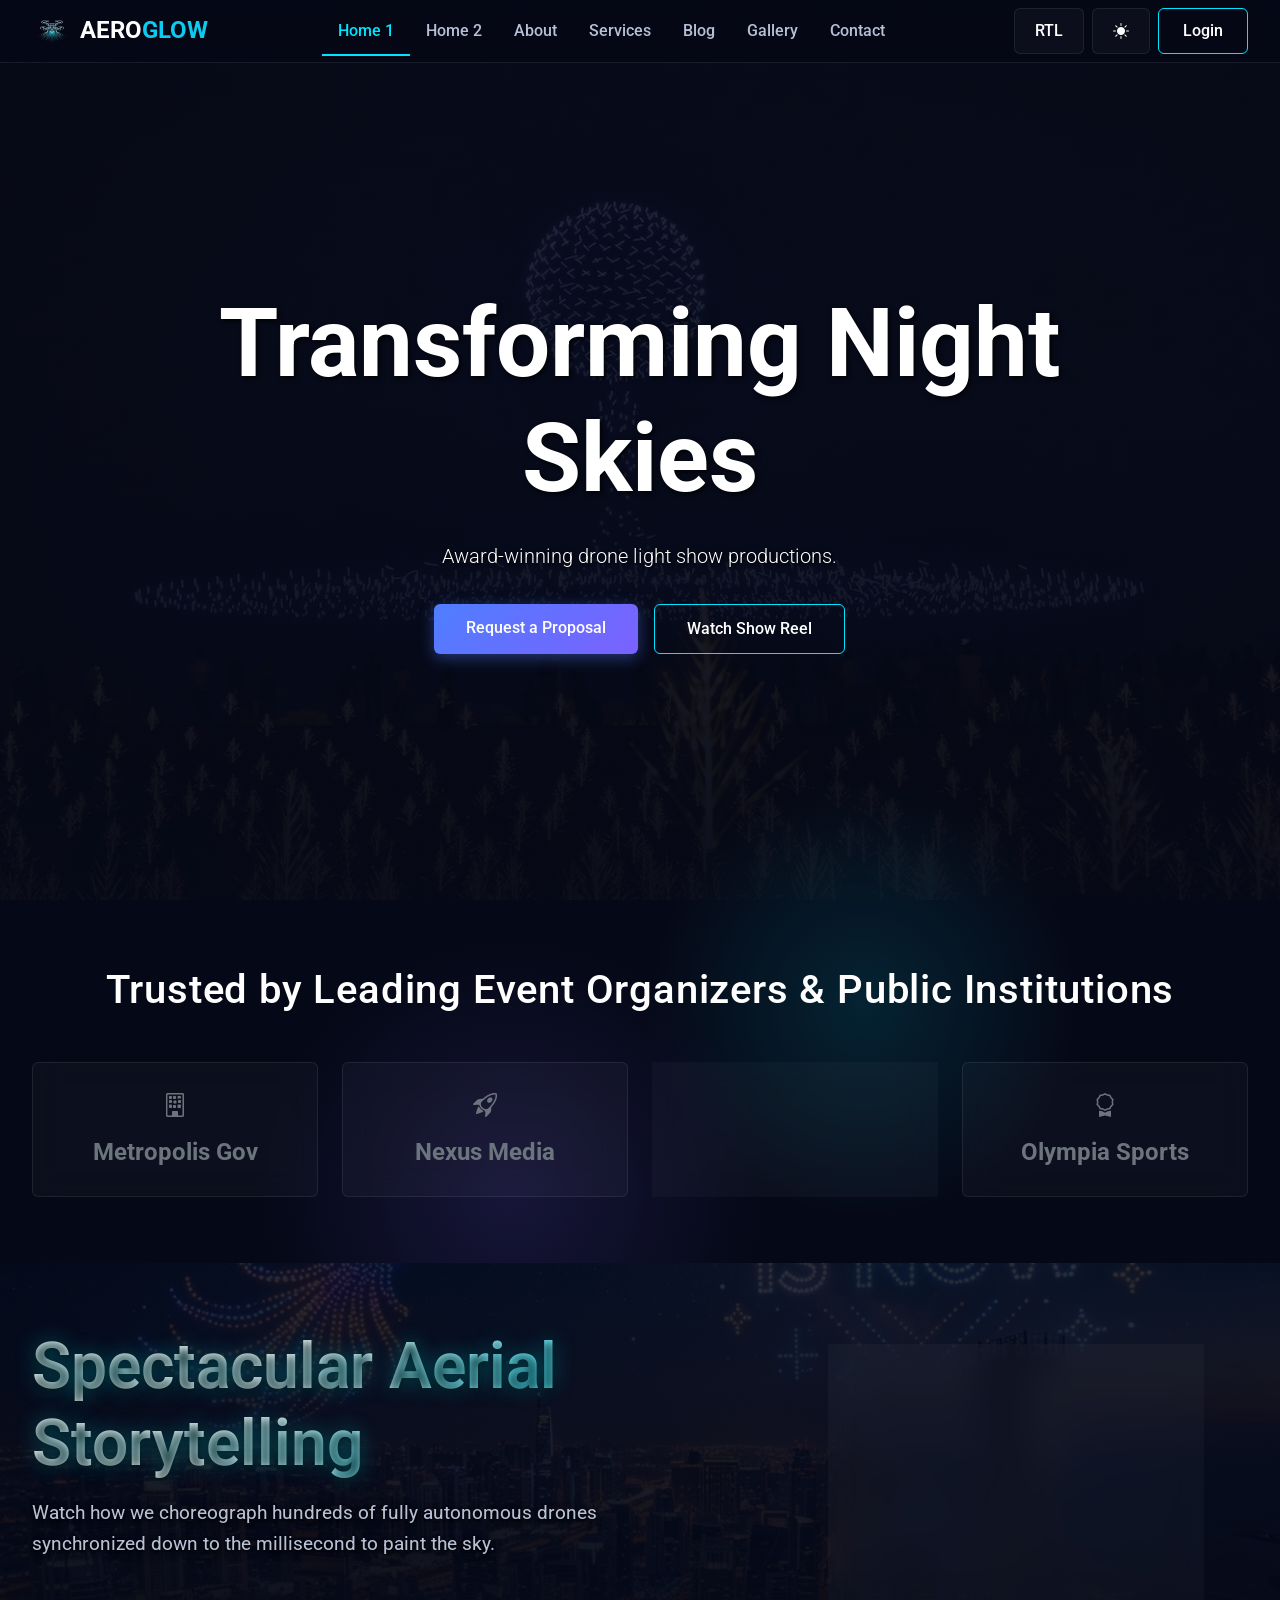
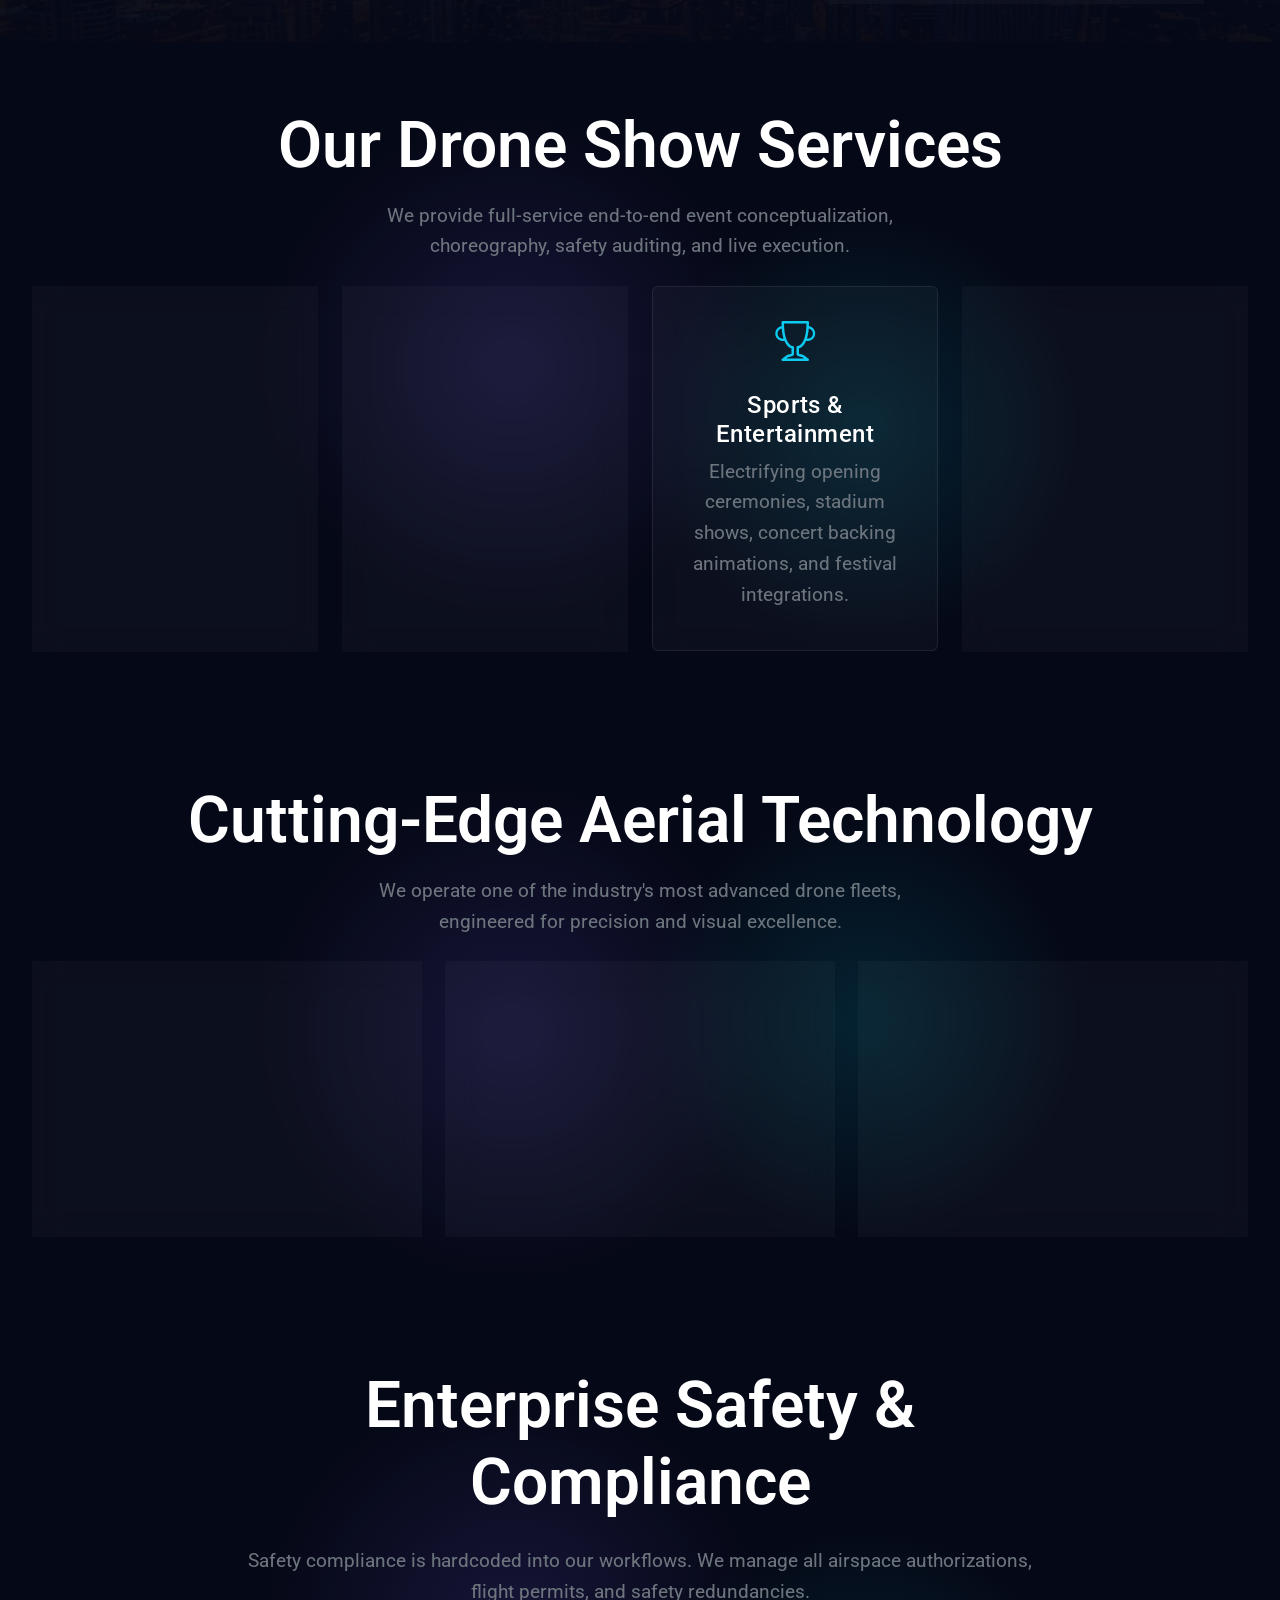
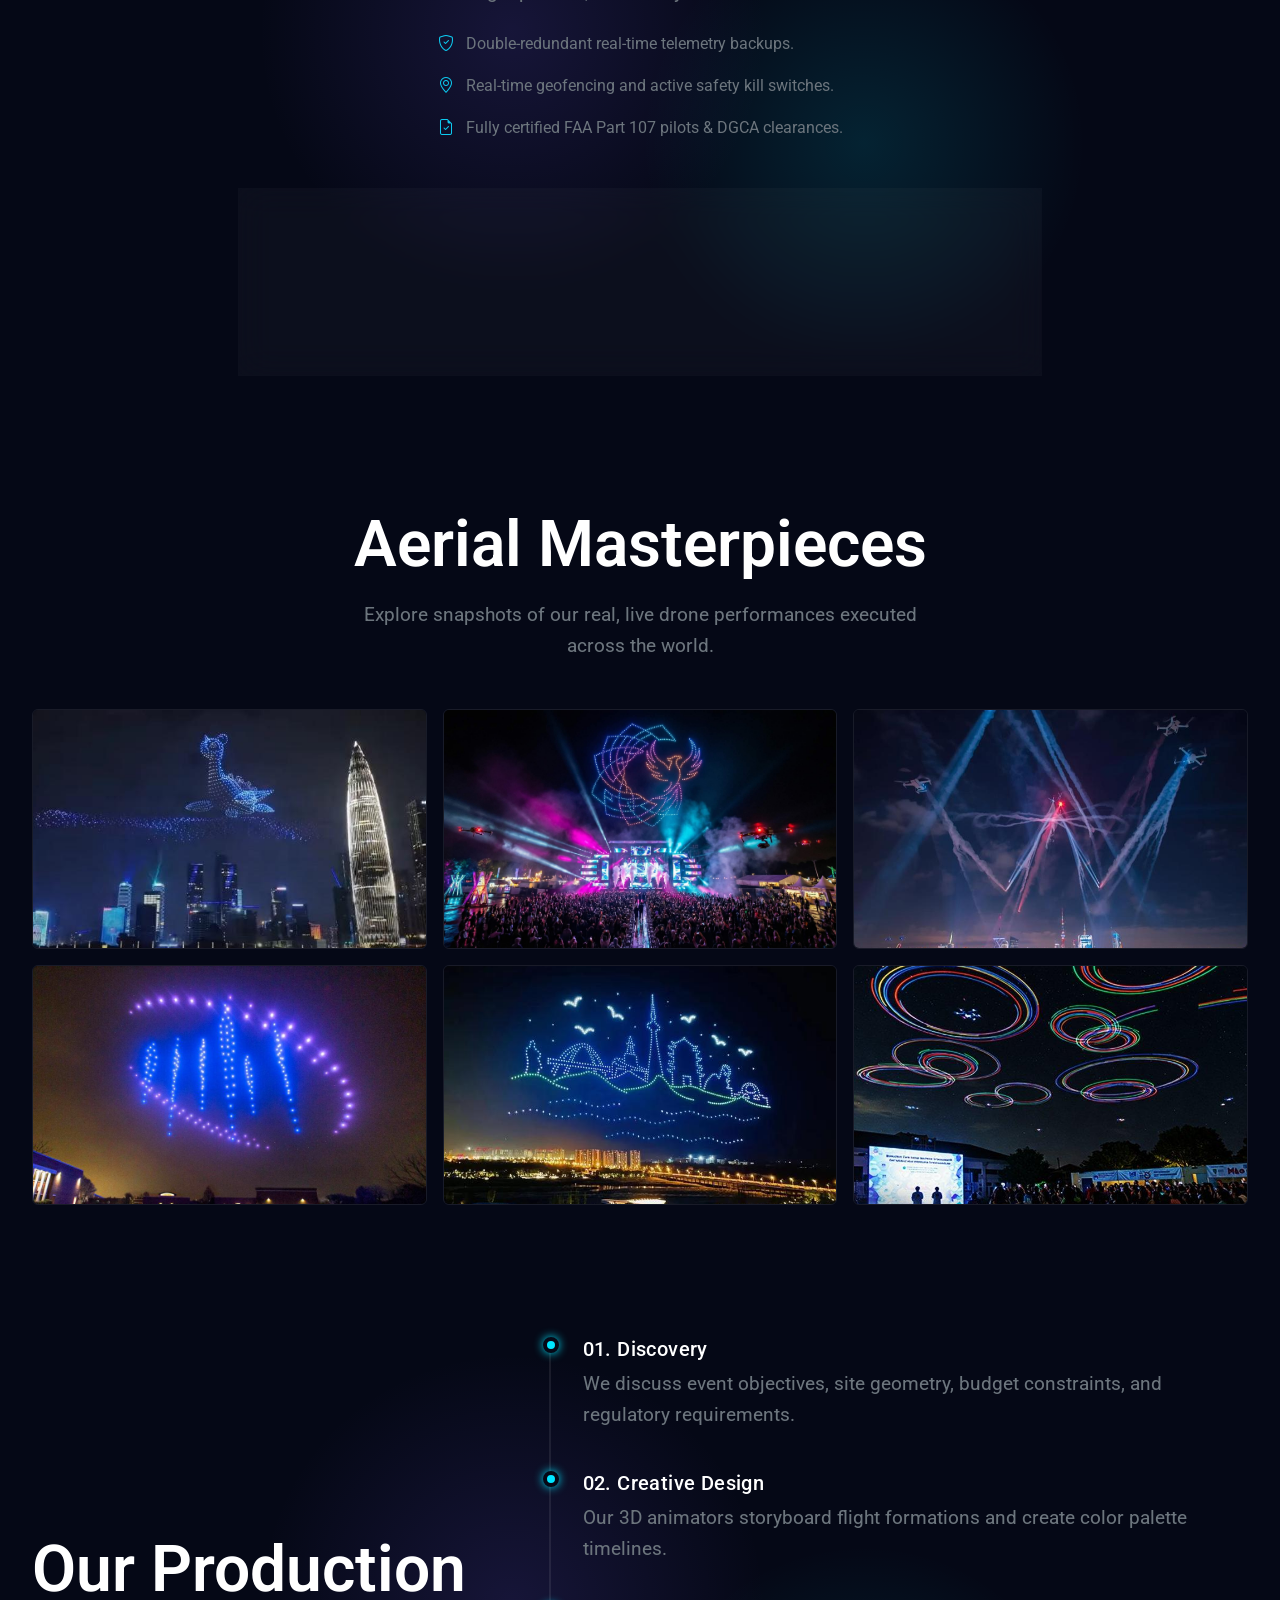
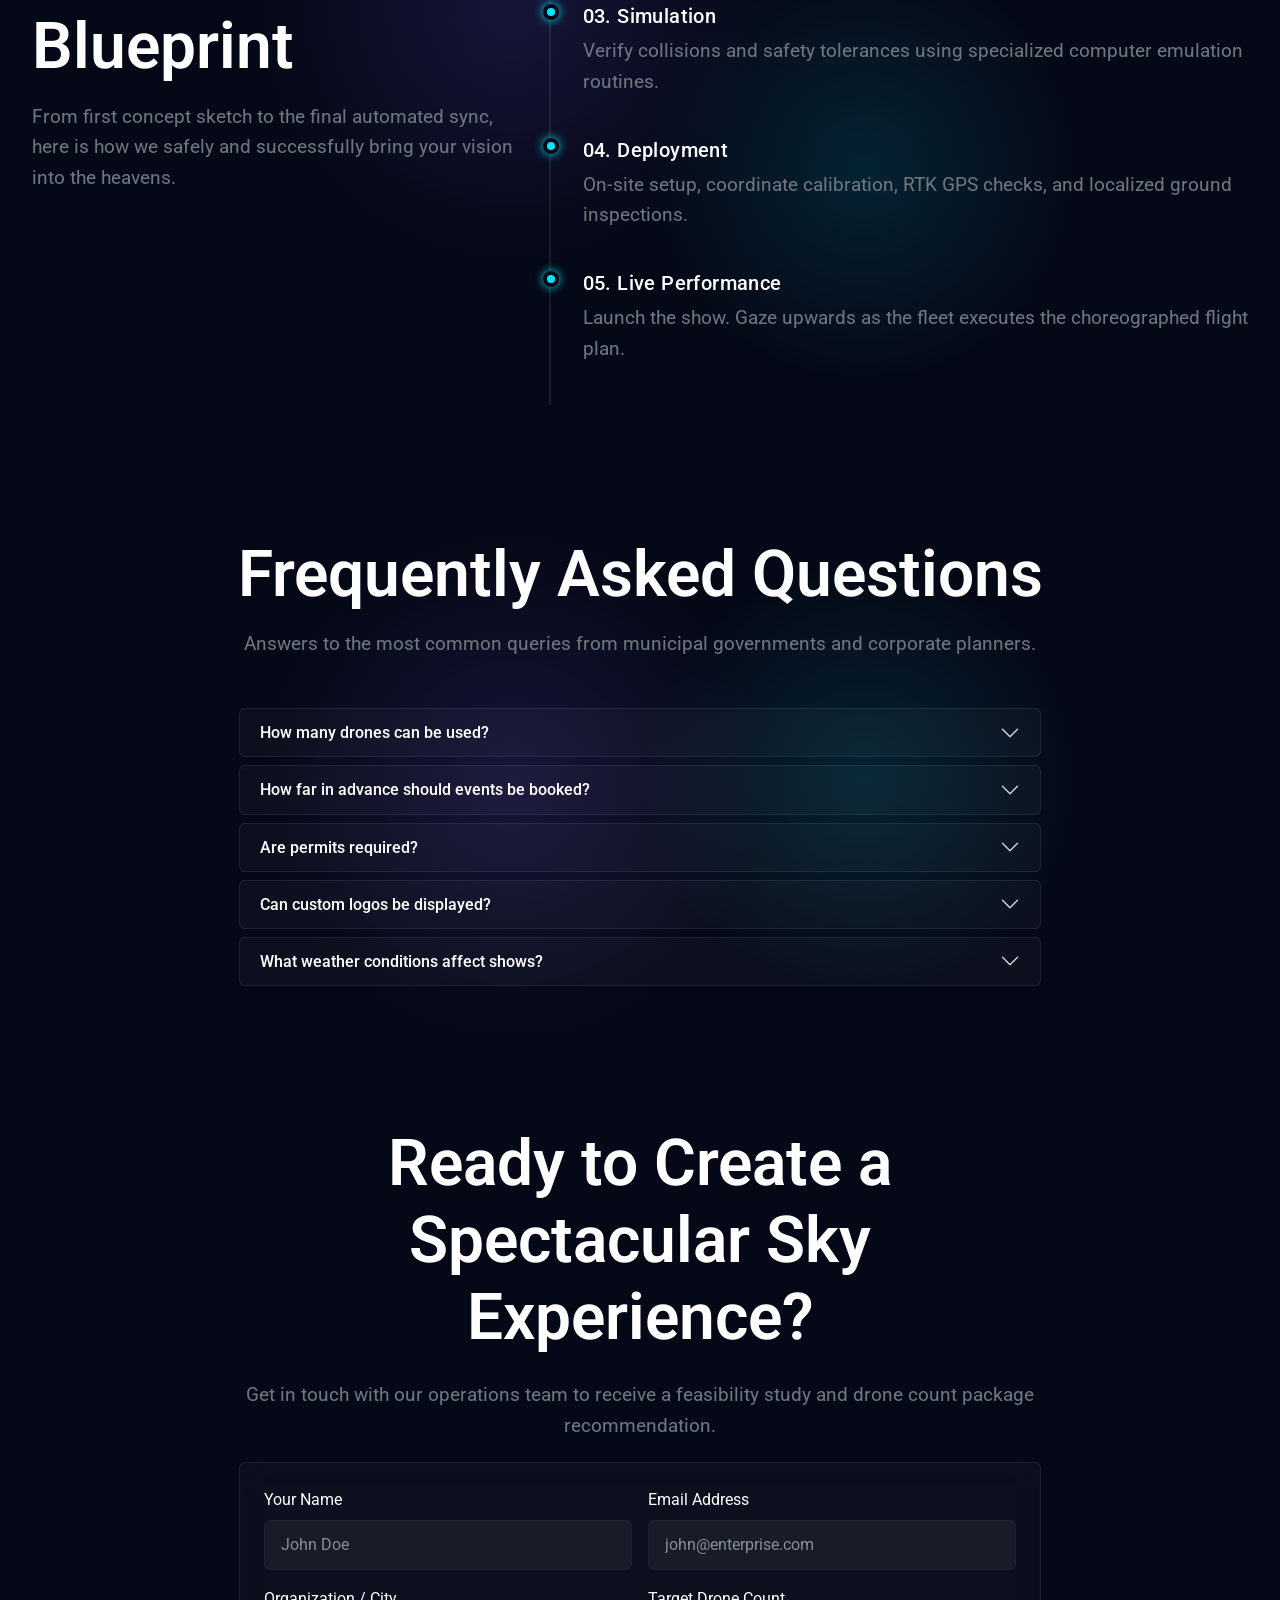
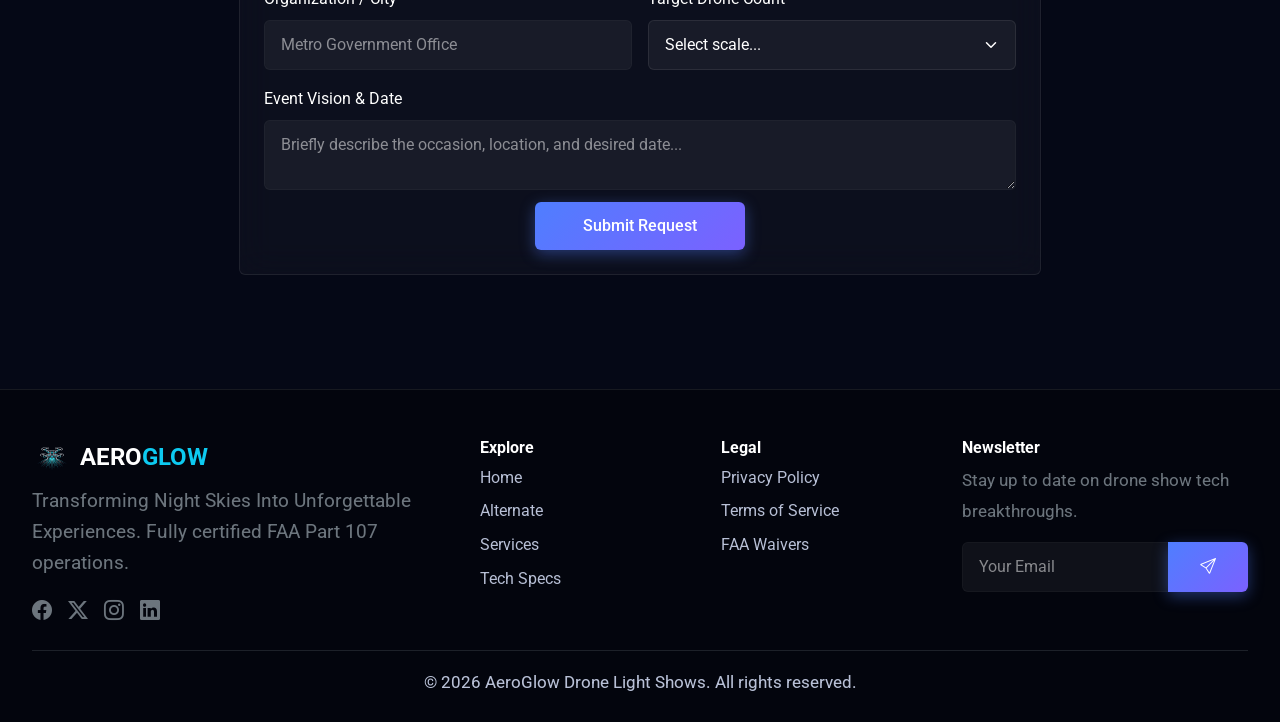
<file: index.html>
<!DOCTYPE html>
<html lang="en" dir="ltr">

<head>
  <meta charset="UTF-8">
  <meta name="viewport" content="width=device-width, initial-scale=1.0">
  <title>Drone Light Show Production Company | Sky Art & Aerial Shows</title>
  <meta name="description"
    content="Award-winning drone light show productions for cities, brands, festivals, and sporting events. FAA compliant, safety-first enterprise-grade aerial animations.">
  <link rel="icon" type="image/png" href="assets/images/drone_logo.png">

  <!-- Bootstrap 5 CSS -->
  <link href="https://cdn.jsdelivr.net/npm/bootstrap@5.3.0/dist/css/bootstrap.min.css" rel="stylesheet">
  <link href="https://cdn.jsdelivr.net/npm/bootstrap-icons@1.11.3/font/bootstrap-icons.min.css" rel="stylesheet">

  <!-- Custom Style Sheets -->
  <link rel="stylesheet" href="assets/css/style.css">
  <link rel="stylesheet" href="assets/css/dark-mode.css">
  <link rel="stylesheet" href="assets/css/rtl.css">

  <!-- JSON-LD Structured Data -->
  <script type="application/ld+json">
  {
    "@context": "https://schema.org",
    "@type": "LocalBusiness",
    "name": "AeroGlow Drone Light Shows",
    "description": "Award-winning drone light show productions for cities, brands, festivals, and sporting events.",
    "url": "index.html",
    "telephone": "+1-555-019-2834",
    "priceRange": "$$$",
    "address": {
      "@type": "PostalAddress",
      "streetAddress": "100 Drone Flight Way",
      "addressLocality": "Metro City",
      "addressRegion": "MC",
      "postalCode": "12345",
      "addressCountry": "US"
    }
  }
  </script>
</head>

<body class="dark-theme">

  <!-- Header / Navigation Menu -->
  <header>
    <nav class="navbar navbar-expand-xl navbar-custom fixed-top">
      <div class="container">
        <a class="navbar-brand d-flex align-items-center" href="index.html" id="navLogo">
          <!-- Premium tech logo placeholder -->
          <span class="fs-4 fw-bold text-white"><img src="assets/images/drone_logo.png" alt="AeroGlow Logo"
              class="me-2">AERO<span class="text-info">GLOW</span></span>
        </a>

        <!-- Toggle button for mobile -->
        <button class="navbar-toggler border-0 text-white" type="button" data-bs-toggle="offcanvas"
          data-bs-target="#offcanvasNavbar" aria-controls="offcanvasNavbar" aria-label="Toggle navigation">
          <i class="bi bi-list fs-1"></i>
        </button>

        <div class="offcanvas offcanvas-end bg-dark" tabindex="-1" id="offcanvasNavbar"
          aria-labelledby="offcanvasNavbarLabel">
          <div class="offcanvas-header border-bottom border-secondary">
            <h5 class="offcanvas-title text-white" id="offcanvasNavbarLabel"></h5>
            <button type="button" class="btn-close btn-close-white" data-bs-dismiss="offcanvas"
              aria-label="Close"></button>
          </div>
          <div class="offcanvas-body">
            <ul class="navbar-nav mx-auto mb-2 mb-lg-0 align-items-xl-center">
              <li class="nav-item"><a class="nav-link nav-link-custom active px-3" href="index.html">Home 1</a></li>
              <li class="nav-item"><a class="nav-link nav-link-custom px-3" href="home-2.html">Home 2</a></li>
              <li class="nav-item"><a class="nav-link nav-link-custom px-3" href="about.html">About</a></li>
              <li class="nav-item"><a class="nav-link nav-link-custom px-3" href="services.html">Services</a></li>
              <li class="nav-item"><a class="nav-link nav-link-custom px-3" href="blog.html">Blog</a></li>
              <li class="nav-item"><a class="nav-link nav-link-custom px-3" href="gallery.html">Gallery</a></li>
              <li class="nav-item"><a class="nav-link nav-link-custom px-3" href="contact.html">Contact</a></li>
            </ul>

            <div class="d-flex align-items-center gap-2 flex-wrap">
              <!-- Localization & Theme Toggles -->
              <button class="nav-toggle-btn rtl-toggle" id="rtlBtn" aria-label="Toggle RTL">RTL</button>
              <button class="nav-toggle-btn theme-toggle" id="themeBtn" aria-label="Toggle Theme"></button>

              <!-- Login CTA -->
              <a href="login.html" class="btn btn-secondary-custom py-2 px-3" id="loginNav">Login</a>

            </div>
          </div>
        </div>
      </div>
    </nav>
  </header>

  <!-- Slide index pagination (Version E) -->
  <div class="slide-indicator" id="slideDots"></div>


  <!-- Main Scroll Snapping Wrapper -->
  <main class="snap-container">

    <!-- 1. Hero Section (Full Screen Video Background) -->
    <section class="snap-section video-hero" id="home">
      <div class="video-background-container">
        <!-- High-quality stock footage of night lights / city sky as drone preview -->
        <img class="video-bg" src="assets/images/home1hero.jpg" alt="HD Background Image">
        <div class="video-overlay"></div>
      </div>

      <div class="container relative-content text-center py-5">
        <div class="row justify-content-center">
          <div class="col-lg-10">
            <h1 class="mb-4">Transforming Night Skies</h1>
            <p class="lead text-secondary mb-5 mx-auto max-width-700">
              Award-winning drone light show productions.
            </p>
            <div class="d-flex justify-content-center gap-3 flex-wrap">
              <a href="#contact" class="btn btn-primary-custom btn-lg">Request a Proposal</a>
              <a href="#showreel" class="btn btn-secondary-custom btn-lg">Watch Show Reel</a>
            </div>
          </div>
        </div>
      </div>
    </section>

    <!-- 2. Clients / Trust Bar -->
    <section class="snap-section d-flex align-items-center aurora-bg" id="trust">
      <div class="container py-5 text-center">
        <h2 class="h3 mb-5 text-white">Trusted by Leading Event Organizers & Public Institutions</h2>
        <div class="row align-items-stretch justify-content-center g-4">
          <div class="col-6 col-md-3">
            <div class="glass-card h-100 py-3 d-flex justify-content-center align-items-center text-center">
              <span class="fs-4 fw-bold text-secondary opacity-70"><i class="bi bi-building d-block mb-2"></i>Metropolis
                Gov</span>
            </div>
          </div>
          <div class="col-6 col-md-3">
            <div class="glass-card h-100 py-3 d-flex justify-content-center align-items-center text-center">
              <span class="fs-4 fw-bold text-secondary opacity-70"><i
                  class="bi bi-rocket-takeoff d-block mb-2"></i>Nexus
                Media</span>
            </div>
          </div>
          <div class="col-6 col-md-3">
            <div class="glass-card h-100 py-3 d-flex justify-content-center align-items-center text-center">
              <span class="fs-4 fw-bold text-secondary opacity-70"><i class="bi bi-globe d-block mb-2"></i>Apex
                Festivals</span>
            </div>
          </div>
          <div class="col-6 col-md-3">
            <div class="glass-card h-100 py-3 d-flex justify-content-center align-items-center text-center">
              <span class="fs-4 fw-bold text-secondary opacity-70"><i class="bi bi-award d-block mb-2"></i>Olympia
                Sports</span>
            </div>
          </div>
        </div>
      </div>
    </section>

    <!-- 3. Featured Show Reel & Statistics -->
    <section class="snap-section position-relative" id="showreel">
      <div class="video-background-container">
        <img class="video-bg" src="assets/images/aerial_storytelling.png" alt="Spectacular Aerial Storytelling">
        <div class="video-overlay"></div>
      </div>

      <div class="container h-100 d-flex flex-column justify-content-between py-5">
        <div></div>
        <div class="row w-100 justify-content-between align-items-end">
          <div class="col-lg-6 mb-4 mb-lg-0 text-start">
            <h2 class="mb-3 text-white">Spectacular Aerial Storytelling</h2>
            <p class="text-secondary">Watch how we choreograph hundreds of fully autonomous drones synchronized down to
              the millisecond to paint the sky.</p>
          </div>

          <!-- Floating Statistics Card -->
          <div class="col-lg-5 col-xl-4 stats-floating-card">
            <div class="glass-card">
              <h3 class="h4 text-info mb-4">Operations by the Numbers</h3>
              <div class="row g-3">
                <div class="col-6 text-start">
                  <span class="fs-3 fw-bold text-white d-block">500+</span>
                  <small class="text-secondary">Shows Done</small>
                </div>
                <div class="col-6 text-start">
                  <span class="fs-3 fw-bold text-white d-block">50+</span>
                  <small class="text-secondary">Cities Visited</small>
                </div>
                <div class="col-6 text-start">
                  <span class="fs-3 fw-bold text-white d-block">1M+</span>
                  <small class="text-secondary">Live Spectators</small>
                </div>
                <div class="col-6 text-start">
                  <span class="fs-3 fw-bold text-white d-block">100%</span>
                  <small class="text-secondary">FAA Compliant</small>
                </div>
              </div>
            </div>
          </div>
        </div>
      </div>
    </section>

    <!-- 4. Services Section -->
    <section class="snap-section aurora-bg" id="services">
      <div class="container py-5">
        <div class="text-center mb-5">
          <h2 class="mb-3">Our Drone Show Services</h2>
          <p class="text-secondary max-width-600 mx-auto">We provide full-service end-to-end event conceptualization,
            choreography, safety auditing, and live execution.</p>
        </div>

        <div class="row g-4 justify-content-center">
          <div class="col-md-6 col-lg-3">
            <div class="glass-card h-100 text-center d-flex flex-column justify-content-between">
              <div>
                <i class="bi bi-building-check text-info fs-1 d-block mb-3"></i>
                <h3 class="h4 text-white">Corporate Events</h3>
                <p class="text-secondary mt-2">Elevate product launches, corporate anniversaries, and conventions with
                  dynamic branded aerial configurations.</p>
              </div>
            </div>
          </div>
          <div class="col-md-6 col-lg-3">
            <div class="glass-card h-100 text-center d-flex flex-column justify-content-between">
              <div>
                <i class="bi bi-bank text-info fs-1 d-block mb-3"></i>
                <h3 class="h4 text-white">Government</h3>
                <p class="text-secondary mt-2">Stunning national holidays, regional tourism campaigns, and civic
                  celebrations with massive public impact.</p>
              </div>
            </div>
          </div>
          <div class="col-md-6 col-lg-3">
            <div class="glass-card h-100 text-center d-flex flex-column justify-content-between">
              <div>
                <i class="bi bi-trophy text-info fs-1 d-block mb-3"></i>
                <h3 class="h4 text-white">Sports & Entertainment</h3>
                <p class="text-secondary mt-2">Electrifying opening ceremonies, stadium shows, concert backing
                  animations, and festival integrations.</p>
              </div>
            </div>
          </div>
          <div class="col-md-6 col-lg-3">
            <div class="glass-card h-100 text-center d-flex flex-column justify-content-between">
              <div>
                <i class="bi bi-magic text-info fs-1 d-block mb-3"></i>
                <h3 class="h4 text-white">Custom Storytelling</h3>
                <p class="text-secondary mt-2">Bespoke 3D animations, custom character modeling, and sky writing built
                  directly to match your narrative.</p>
              </div>
            </div>
          </div>
        </div>
      </div>
    </section>

    <!-- 5. Technical Capabilities -->
    <section class="snap-section aurora-bg" id="capabilities">
      <div class="container py-5 text-center">
        <h2 class="mb-3">Cutting-Edge Aerial Technology</h2>
        <p class="text-secondary max-width-600 mx-auto mb-5">
          We operate one of the industry's most advanced drone fleets, engineered for precision and visual excellence.
        </p>

        <div class="row g-4 justify-content-center">
          <div class="col-md-6 col-lg-4">
            <div class="glass-card h-100">
              <i class="bi bi-grid-3x3-gap text-info fs-1 d-block mb-3"></i>
              <h3 class="h4 text-white">Fleet Capacity</h3>
              <p class="text-secondary mt-2">Deployments scaling from 100, 300, to 500+ synchronized drones.</p>
            </div>
          </div>
          <div class="col-md-6 col-lg-4">
            <div class="glass-card h-100">
              <i class="bi bi-bezier2 text-info fs-1 d-block mb-3"></i>
              <h3 class="h4 text-white">Show Design</h3>
              <p class="text-secondary mt-2">Photorealistic 3D structures, animated corporate logos, and complex
                narratives.</p>
            </div>
          </div>
          <div class="col-md-6 col-lg-4">
            <div class="glass-card h-100">
              <i class="bi bi-cpu text-info fs-1 d-block mb-3"></i>
              <h3 class="h4 text-white">Precision Tech</h3>
              <p class="text-secondary mt-2">Centimeter-level RTK GPS positioning for razor-sharp aerial renderings.</p>
            </div>
          </div>
        </div>
      </div>
    </section>

    <!-- 5b. Safety & Compliance -->
    <section class="snap-section aurora-bg" id="safety">
      <div class="container py-5 text-center">
        <div class="max-width-800 mx-auto mb-4">
          <h2 class="mb-4">Enterprise Safety & Compliance</h2>
          <p class="text-secondary mb-4">
            Safety compliance is hardcoded into our workflows. We manage all airspace authorizations, flight permits,
            and safety redundancies.
          </p>
          <div class="d-inline-flex flex-column text-start mx-auto mb-4">
            <ul class="list-unstyled d-flex flex-column gap-3 text-secondary mb-0">
              <li><i class="bi bi-shield-check text-info me-2"></i> Double-redundant real-time telemetry backups.</li>
              <li><i class="bi bi-geo-alt text-info me-2"></i> Real-time geofencing and active safety kill switches.
              </li>
              <li><i class="bi bi-file-earmark-check text-info me-2"></i> Fully certified FAA Part 107 pilots & DGCA
                clearances.</li>
            </ul>
          </div>
        </div>

        <div class="row justify-content-center">
          <div class="col-lg-8">
            <div class="glass-card text-start">
              <h3 class="h4 text-white mb-3"><i class="bi bi-shield-fill-check text-info me-2"></i>Safety First</h3>
              <p class="text-secondary mb-0">Every single show runs through rigorous pre-flight checks, simulation
                routines, active geofencing coordinates, and double-redundant pilot telemetry systems to ensure absolute
                ground security.</p>
            </div>
          </div>
        </div>
      </div>
    </section>

    <!-- 6. Drone Gallery Section -->
    <section class="snap-section" id="gallery">
      <div class="container py-5">
        <div class="text-center mb-5">
          <h2 class="mb-3">Aerial Masterpieces</h2>
          <p class="text-secondary max-width-600 mx-auto">Explore snapshots of our real, live drone performances
            executed across the world.</p>
        </div>

        <!-- Gallery Masonry with User-Provided Images -->
        <div class="gallery-masonry">
          <div class="gallery-item">
            <img src="assets/images/gallery_1.jpg" alt="Drone formation design sample">
            <div class="gallery-item-overlay">
              <span class="fw-bold text-white d-block">Logos in the Sky</span>
              <small class="text-secondary">Brand animations</small>
            </div>
          </div>
          <div class="gallery-item">
            <img src="assets/images/gallery_2.jpg" alt="Holiday drone celebration lights">
            <div class="gallery-item-overlay">
              <span class="fw-bold text-white d-block">National Day Event</span>
              <small class="text-secondary">Government celebration</small>
            </div>
          </div>
          <div class="gallery-item">
            <img src="assets/images/gallery_3.jpg" alt="Stadium drone show opening">
            <div class="gallery-item-overlay">
              <span class="fw-bold text-white d-block">Stadium Opening Ceremony</span>
              <small class="text-secondary">Sports show</small>
            </div>
          </div>
          <div class="gallery-item">
            <img src="assets/images/gallery_4.jpg" alt="City festival show display">
            <div class="gallery-item-overlay">
              <span class="fw-bold text-white d-block">City Lights Festival</span>
              <small class="text-secondary">Public celebration</small>
            </div>
          </div>
          <div class="gallery-item">
            <img src="assets/images/gallery_5.jpg" alt="Bespoke shapes layout">
            <div class="gallery-item-overlay">
              <span class="fw-bold text-white d-block">Bespoke Storytelling</span>
              <small class="text-secondary">Custom shapes</small>
            </div>
          </div>
          <div class="gallery-item">
            <img src="assets/images/gallery_6.jpg" alt="Spectacular lighting coordinates">
            <div class="gallery-item-overlay">
              <span class="fw-bold text-white d-block">Precision Coordinates</span>
              <small class="text-secondary">Multi-colored sync</small>
            </div>
          </div>
        </div>
      </div>
    </section>

    <!-- 7. How It Works -->
    <section class="snap-section aurora-bg" id="how-it-works">
      <div class="container py-5 text-start">
        <div class="row align-items-center">
          <div class="col-lg-5 mb-5 mb-lg-0">
            <h2 class="mb-3">Our Production Blueprint</h2>
            <p class="text-secondary">From first concept sketch to the final automated sync, here is how we safely and
              successfully bring your vision into the heavens.</p>
          </div>
          <div class="col-lg-7">
            <div class="timeline-container">
              <div class="timeline-item">
                <h3 class="h5 text-white">01. Discovery</h3>
                <p class="text-secondary">We discuss event objectives, site geometry, budget constraints, and regulatory
                  requirements.</p>
              </div>
              <div class="timeline-item">
                <h3 class="h5 text-white">02. Creative Design</h3>
                <p class="text-secondary">Our 3D animators storyboard flight formations and create color palette
                  timelines.</p>
              </div>
              <div class="timeline-item">
                <h3 class="h5 text-white">03. Simulation</h3>
                <p class="text-secondary">Verify collisions and safety tolerances using specialized computer emulation
                  routines.</p>
              </div>
              <div class="timeline-item">
                <h3 class="h5 text-white">04. Deployment</h3>
                <p class="text-secondary">On-site setup, coordinate calibration, RTK GPS checks, and localized ground
                  inspections.</p>
              </div>
              <div class="timeline-item">
                <h3 class="h5 text-white">05. Live Performance</h3>
                <p class="text-secondary">Launch the show. Gaze upwards as the fleet executes the choreographed flight
                  plan.</p>
              </div>
            </div>
          </div>
        </div>
      </div>
    </section>

    <!-- 8. FAQ Section -->
    <section class="snap-section aurora-bg" id="faq">
      <div class="container py-5">
        <div class="text-center mb-5">
          <h2 class="mb-3">Frequently Asked Questions</h2>
          <p class="text-secondary">Answers to the most common queries from municipal governments and corporate
            planners.</p>
        </div>

        <div class="row justify-content-center">
          <div class="col-lg-8">
            <div class="accordion accordion-custom" id="faqAccordion">
              <div class="accordion-item">
                <h2 class="accordion-header" id="headingOne">
                  <button class="accordion-button collapsed" type="button" data-bs-toggle="collapse"
                    data-bs-target="#collapseOne" aria-expanded="false" aria-controls="collapseOne">
                    How many drones can be used?
                  </button>
                </h2>
                <div id="collapseOne" class="accordion-collapse collapse" aria-labelledby="headingOne"
                  data-bs-parent="#faqAccordion">
                  <div class="accordion-body">
                    We support scales from 100 drones (simple text and symbols) to 300, 500, or even 1000+ drones for
                    dense 3D graphic animations and national events.
                  </div>
                </div>
              </div>
              <div class="accordion-item">
                <h2 class="accordion-header" id="headingTwo">
                  <button class="accordion-button collapsed" type="button" data-bs-toggle="collapse"
                    data-bs-target="#collapseTwo" aria-expanded="false" aria-controls="collapseTwo">
                    How far in advance should events be booked?
                  </button>
                </h2>
                <div id="collapseTwo" class="accordion-collapse collapse" aria-labelledby="headingTwo"
                  data-bs-parent="#faqAccordion">
                  <div class="accordion-body">
                    We recommend 6 to 12 weeks. This gives enough time to design customized storyboards, get FAA/local
                    aviation approvals, and complete pilot assignments.
                  </div>
                </div>
              </div>
              <div class="accordion-item">
                <h2 class="accordion-header" id="headingThree">
                  <button class="accordion-button collapsed" type="button" data-bs-toggle="collapse"
                    data-bs-target="#collapseThree" aria-expanded="false" aria-controls="collapseThree">
                    Are permits required?
                  </button>
                </h2>
                <div id="collapseThree" class="accordion-collapse collapse" aria-labelledby="headingThree"
                  data-bs-parent="#faqAccordion">
                  <div class="accordion-body">
                    Yes. We handle all airspace authorizations, municipal fire marshal permits, and FAA waivers directly
                    so you do not have to worry about red tape.
                  </div>
                </div>
              </div>
              <div class="accordion-item">
                <h2 class="accordion-header" id="headingFour">
                  <button class="accordion-button collapsed" type="button" data-bs-toggle="collapse"
                    data-bs-target="#collapseFour" aria-expanded="false" aria-controls="collapseFour">
                    Can custom logos be displayed?
                  </button>
                </h2>
                <div id="collapseFour" class="accordion-collapse collapse" aria-labelledby="headingFour"
                  data-bs-parent="#faqAccordion">
                  <div class="accordion-body">
                    Absolutely. We render logos, tagline animations, and custom corporate messaging optimized for flight
                    visibility from multiple viewing angles.
                  </div>
                </div>
              </div>
              <div class="accordion-item">
                <h2 class="accordion-header" id="headingFive">
                  <button class="accordion-button collapsed" type="button" data-bs-toggle="collapse"
                    data-bs-target="#collapseFive" aria-expanded="false" aria-controls="collapseFive">
                    What weather conditions affect shows?
                  </button>
                </h2>
                <div id="collapseFive" class="accordion-collapse collapse" aria-labelledby="headingFive"
                  data-bs-parent="#faqAccordion">
                  <div class="accordion-body">
                    Shows cannot fly in heavy rain or when wind speeds exceed 25 mph. In case of bad weather, we
                    coordinate backup schedules to execute the flight.
                  </div>
                </div>
              </div>
            </div>
          </div>
        </div>
      </div>
    </section>

    <!-- 9. Final CTA & Contact Request Section -->
    <section class="snap-section" id="contact">
      <div class="container py-5 text-center">
        <div class="row justify-content-center">
          <div class="col-lg-8">
            <h2 class="mb-4">Ready to Create a Spectacular Sky Experience?</h2>
            <p class="text-secondary mb-5">Get in touch with our operations team to receive a feasibility study and
              drone count package recommendation.</p>

            <div class="glass-card text-start p-4 p-md-5">
              <form class="needs-validation-custom" novalidate id="proposalForm">
                <div class="row g-3">
                  <div class="col-md-6">
                    <label for="clientName" class="form-label text-white">Your Name</label>
                    <input type="text" class="form-control form-control-custom" id="clientName" required
                      placeholder="John Doe">
                  </div>
                  <div class="col-md-6">
                    <label for="clientEmail" class="form-label text-white">Email Address</label>
                    <input type="email" class="form-control form-control-custom" id="clientEmail" required
                      placeholder="john@enterprise.com">
                  </div>
                  <div class="col-md-6">
                    <label for="clientOrg" class="form-label text-white">Organization / City</label>
                    <input type="text" class="form-control form-control-custom" id="clientOrg" required
                      placeholder="Metro Government Office">
                  </div>
                  <div class="col-md-6">
                    <label for="droneEstimate" class="form-label text-white">Target Drone Count</label>
                    <select class="form-select form-control-custom" id="droneEstimate" required>
                      <option value="" disabled selected>Select scale...</option>
                      <option value="100">100 Drones (Logo / Text)</option>
                      <option value="300">300 Drones (Medium Formations)</option>
                      <option value="500">500+ Drones (Premium 3D Shapes)</option>
                    </select>
                  </div>
                  <div class="col-12">
                    <label for="eventDetails" class="form-label text-white">Event Vision & Date</label>
                    <textarea class="form-control form-control-custom" id="eventDetails" rows="4" required
                      placeholder="Briefly describe the occasion, location, and desired date..."></textarea>
                  </div>
                  <div class="col-12 text-center mt-4">
                    <button type="submit" class="btn btn-primary-custom px-5">Submit Request</button>
                  </div>
                </div>
              </form>
            </div>
          </div>
        </div>
      </div>
    </section>

  </main>


      <!-- Footer embedded inside last snapped section for neatness -->
      <footer class="pt-5 pb-4 mt-5">
    <div class="container text-start">
      <div class="row g-4 justify-content-between">
        <div class="col-md-4">
          <span class="fs-4 fw-bold text-white"><img src="assets/images/drone_logo.png" alt="AeroGlow Logo"
              class="me-2 footer-logo-img">AERO<span class="text-info">GLOW</span></span>
          <p class="text-secondary mt-2">Transforming Night Skies Into Unforgettable Experiences. Fully certified FAA
            Part 107 operations.</p>
          <div class="d-flex gap-3 fs-5 mt-2 footer-socials">
            <a href="#" class="text-secondary social-icon"><i class="bi bi-facebook"></i></a>
            <a href="#" class="text-secondary social-icon"><i class="bi bi-twitter-x"></i></a>
            <a href="#" class="text-secondary social-icon"><i class="bi bi-instagram"></i></a>
            <a href="#" class="text-secondary social-icon"><i class="bi bi-linkedin"></i></a>
          </div>
        </div>
        <div class="col-6 col-md-2">
          <h4 class="h6 text-white fw-bold">Explore</h4>
          <ul class="list-unstyled text-secondary mt-2 d-flex flex-column gap-2">
            <li><a href="index.html" class="text-decoration-none">Home</a></li>
            <li><a href="home-2.html" class="text-decoration-none">Alternate</a></li>
            <li><a href="index.html#services" class="text-decoration-none">Services</a></li>
            <li><a href="index.html#capabilities" class="text-decoration-none">Tech Specs</a></li>
          </ul>
        </div>
        <div class="col-6 col-md-2">
          <h4 class="h6 text-white fw-bold">Legal</h4>
          <ul class="list-unstyled text-secondary mt-2 d-flex flex-column gap-2">
            <li><a href="#" class="text-decoration-none">Privacy Policy</a></li>
            <li><a href="#" class="text-decoration-none">Terms of Service</a></li>
            <li><a href="#" class="text-decoration-none">FAA Waivers</a></li>
          </ul>
        </div>
        <div class="col-md-3">
          <h4 class="h6 text-white fw-bold">Newsletter</h4>
          <p class="text-secondary mt-2"><small>Stay up to date on drone show tech breakthroughs.</small></p>
          <div class="input-group mt-2">
            <input type="email" class="form-control form-control-custom" placeholder="Your Email"
              aria-label="Your Email">
            <button class="btn btn-primary-custom" type="button"><i class="bi bi-send"></i></button>
          </div>
        </div>
      </div>

      <hr class="border-secondary mt-4 mb-3">

      <div class="text-center text-secondary">
        <p class="mb-0"><small>&copy; 2026 AeroGlow Drone Light Shows. All rights reserved.</small></p>
      </div>
    </div>
  </footer>

  <!-- Back to Top Button -->
  <button id="backToTopBtn" class="back-to-top" title="Go to top">
    <i class="bi bi-arrow-up"></i>
  </button>

  <!-- Bootstrap 5 Bundle JS (Contains Popper) -->
  <script src="https://cdn.jsdelivr.net/npm/bootstrap@5.3.0/dist/js/bootstrap.bundle.min.js"></script>
  <!-- Custom JS Application Logic -->
  <script src="assets/js/main.js"></script>
</body>

</html>
</file>
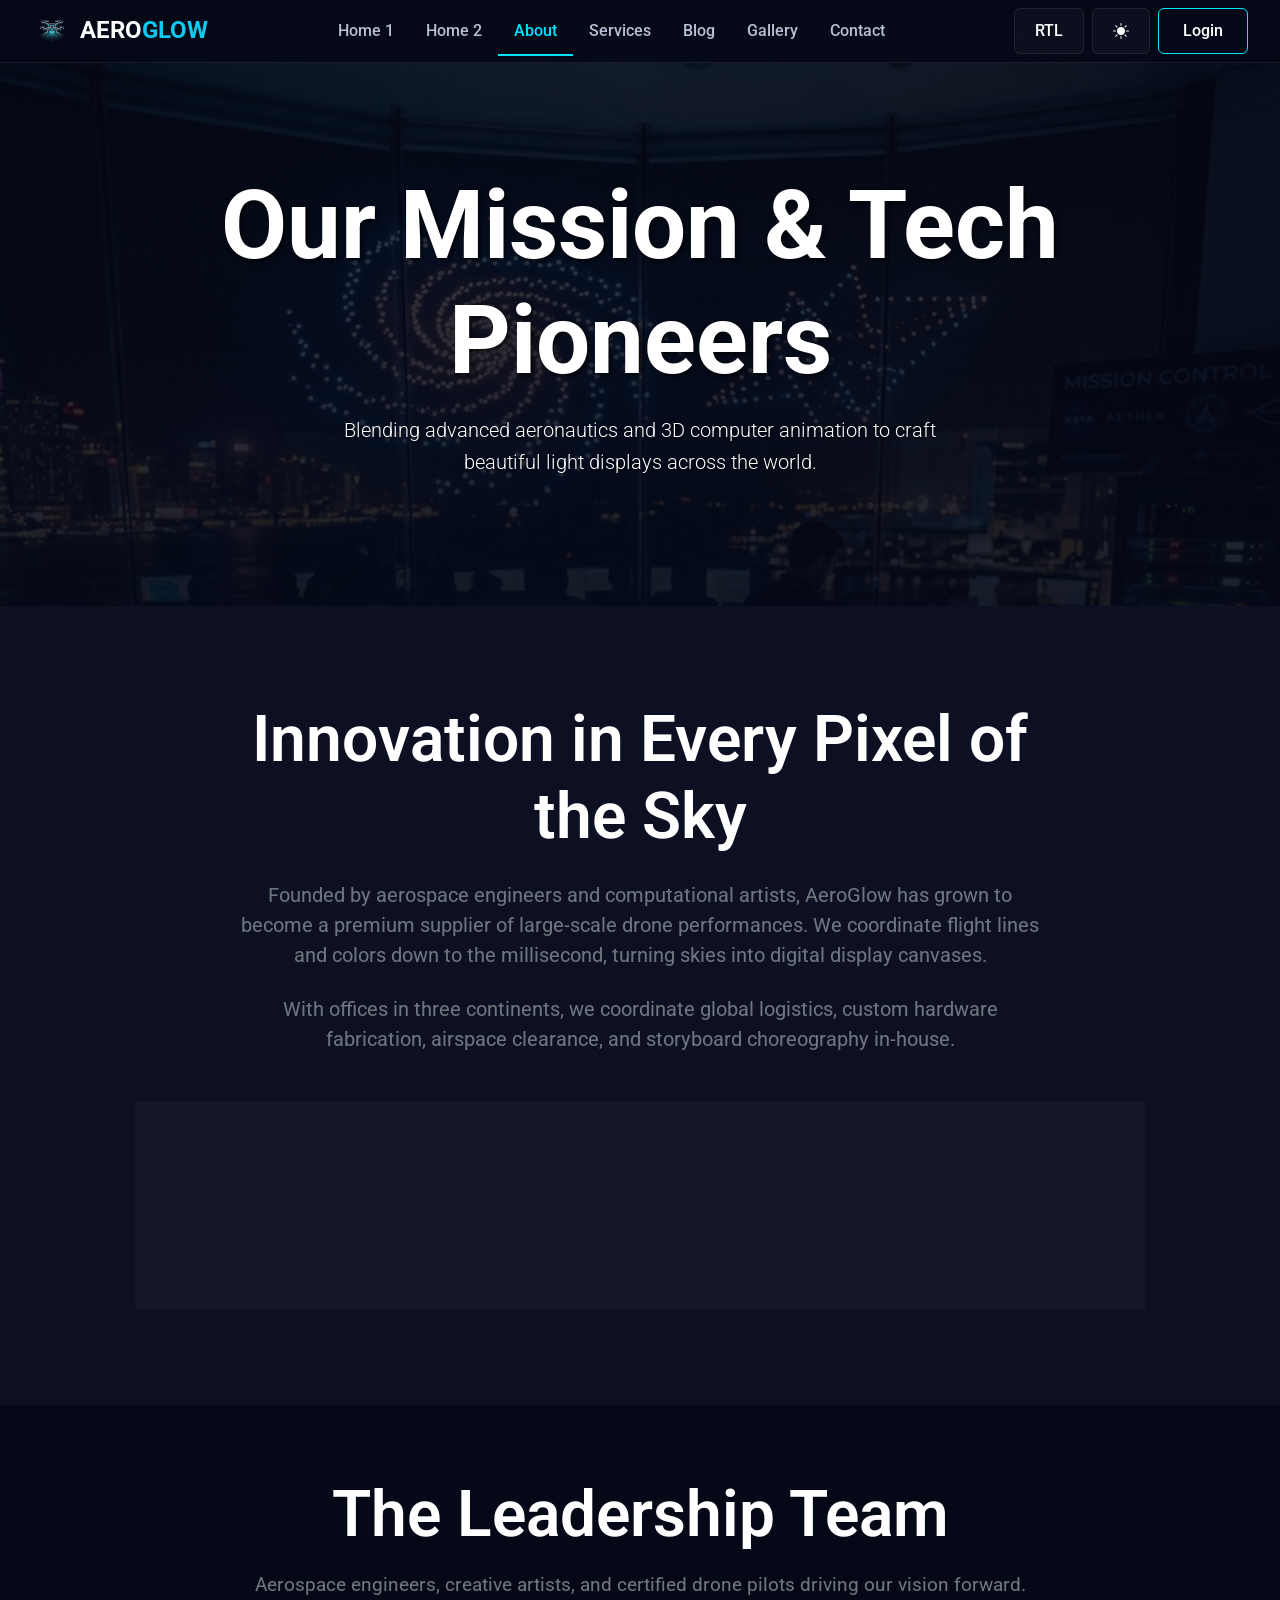
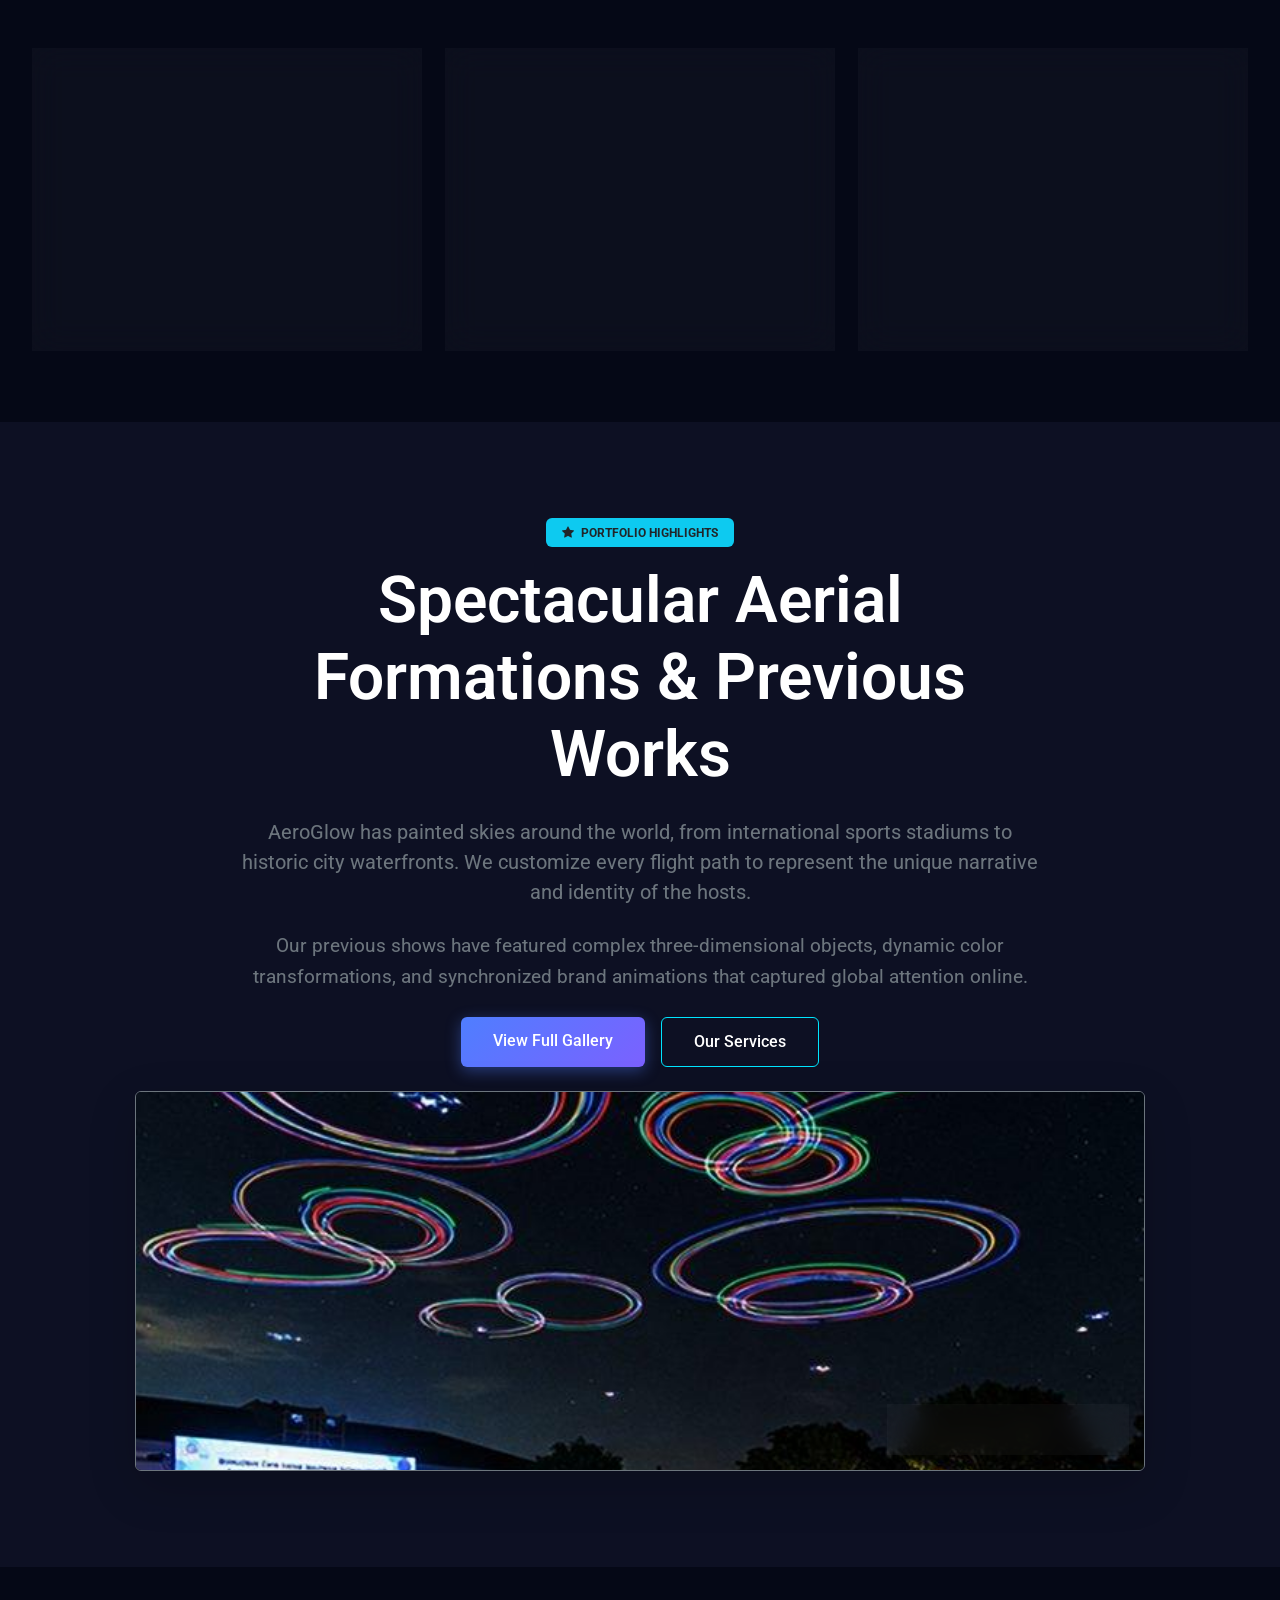
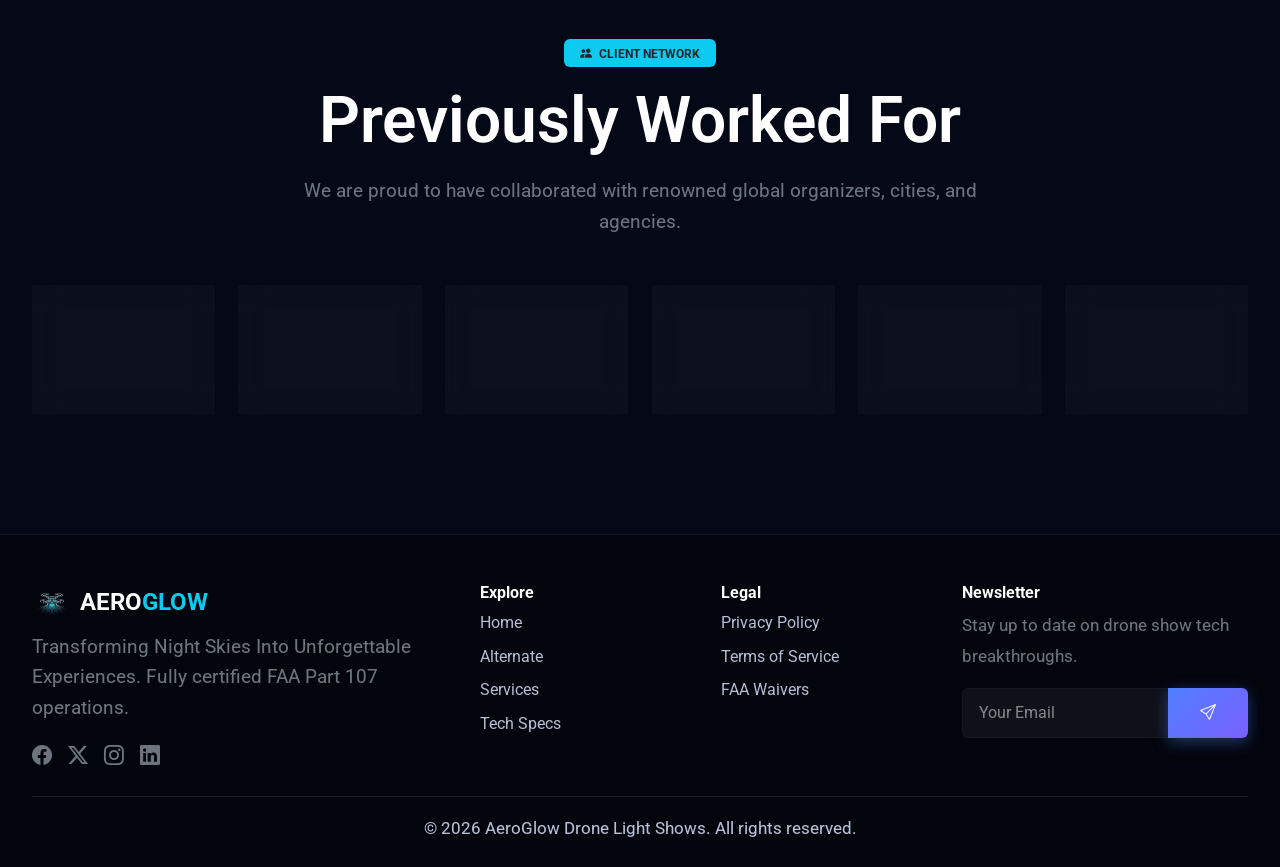
<file: about.html>
<!DOCTYPE html>
<html lang="en" dir="ltr">
<head>
  <meta charset="UTF-8">
  <meta name="viewport" content="width=device-width, initial-scale=1.0">
  <title>About Us | AeroGlow Drone Light Shows</title>
  <meta name="description" content="Meet the industry's leading drone pilots, 3D animators, and safety officers coordinating global light displays.">
  <link rel="icon" type="image/png" href="assets/images/drone_logo.png">
  
  <!-- Bootstrap 5 CSS -->
  <link href="https://cdn.jsdelivr.net/npm/bootstrap@5.3.0/dist/css/bootstrap.min.css" rel="stylesheet">
  <!-- Bootstrap Icons -->
  <link href="https://cdn.jsdelivr.net/npm/bootstrap-icons@1.11.3/font/bootstrap-icons.min.css" rel="stylesheet">
  
  <!-- Custom Style Sheets -->
  <link rel="stylesheet" href="assets/css/style.css">
  <link rel="stylesheet" href="assets/css/dark-mode.css">
  <link rel="stylesheet" href="assets/css/rtl.css">
</head>
<body class="dark-theme">

  <!-- Header / Navigation Menu -->
  <header>
    <nav class="navbar navbar-expand-xl navbar-custom fixed-top">
      <div class="container">
        <a class="navbar-brand d-flex align-items-center" href="index.html" id="navLogo">
          <span class="fs-4 fw-bold text-white"><img src="assets/images/drone_logo.png" alt="AeroGlow Logo" class="me-2">AERO<span class="text-info">GLOW</span></span>
        </a>
        
        <button class="navbar-toggler border-0 text-white" type="button" data-bs-toggle="offcanvas" data-bs-target="#offcanvasNavbar" aria-controls="offcanvasNavbar" aria-label="Toggle navigation">
          <i class="bi bi-list fs-1"></i>
        </button>
        
        <div class="offcanvas offcanvas-end bg-dark" tabindex="-1" id="offcanvasNavbar" aria-labelledby="offcanvasNavbarLabel">
          <div class="offcanvas-header border-bottom border-secondary">
            <h5 class="offcanvas-title text-white" id="offcanvasNavbarLabel"></h5>
            <button type="button" class="btn-close btn-close-white" data-bs-dismiss="offcanvas" aria-label="Close"></button>
          </div>
          <div class="offcanvas-body">
            <ul class="navbar-nav mx-auto mb-2 mb-lg-0 align-items-xl-center">
              <li class="nav-item"><a class="nav-link nav-link-custom px-3" href="index.html">Home 1</a></li>
              <li class="nav-item"><a class="nav-link nav-link-custom px-3" href="home-2.html">Home 2</a></li>
              <li class="nav-item"><a class="nav-link nav-link-custom active px-3" href="about.html">About</a></li>
              <li class="nav-item"><a class="nav-link nav-link-custom px-3" href="services.html">Services</a></li>
              <li class="nav-item"><a class="nav-link nav-link-custom px-3" href="blog.html">Blog</a></li>
              <li class="nav-item"><a class="nav-link nav-link-custom px-3" href="gallery.html">Gallery</a></li>
              <li class="nav-item"><a class="nav-link nav-link-custom px-3" href="contact.html">Contact</a></li>
            </ul>
            
            <div class="d-flex align-items-center gap-2 flex-wrap">
              <button class="nav-toggle-btn rtl-toggle" id="rtlBtn" aria-label="Toggle RTL">RTL</button>
              <button class="nav-toggle-btn theme-toggle" id="themeBtn" aria-label="Toggle Theme"></button>
              <a href="login.html" class="btn btn-secondary-custom py-2 px-3" id="loginNav">Login</a>
              
            </div>
          </div>
        </div>
      </div>
    </nav>
  </header>


  <!-- Main Content Scroll -->
  <main>

    <!-- Inner Hero Section -->
    <section class="py-5 text-center position-relative aurora-bg inner-hero hero-about">
      <div class="container py-5">
        <h1 class="mb-3 text-white">Our Mission & Tech Pioneers</h1>
        <p class="lead text-secondary max-width-600 mx-auto">Blending advanced aeronautics and 3D computer animation to craft beautiful light displays across the world.</p>
      </div>
    </section>

    <!-- Company Background & Milestones -->
    <section class="py-5 bg-dark-secondary">
      <div class="container py-5 text-center">
        <!-- Row 1: Intro Text (Top) -->
        <div class="row justify-content-center mb-5">
          <div class="col-lg-8">
            <h2 class="mb-4 text-white">Innovation in Every Pixel of the Sky</h2>
            <p class="text-secondary mb-4 fs-5 lh-base">
              Founded by aerospace engineers and computational artists, AeroGlow has grown to become a premium supplier of large-scale drone performances. We coordinate flight lines and colors down to the millisecond, turning skies into digital display canvases.
            </p>
            <p class="text-secondary mb-0 fs-5 lh-base">
              With offices in three continents, we coordinate global logistics, custom hardware fabrication, airspace clearance, and storyboard choreography in-house.
            </p>
          </div>
        </div>

        <!-- Row 2: Milestones Card (Bottom) -->
        <div class="row justify-content-center">
          <div class="col-lg-10">
            <div class="glass-card text-start p-4 p-md-5">
              <h3 class="h4 text-info mb-4 text-center"><i class="bi bi-trophy-fill me-2"></i>Key Milestones</h3>
              <div class="row g-4 justify-content-center text-center">
                <div class="col-sm-6 col-md-3 mb-4 mb-md-0">
                  <div class="px-2">
                    <span class="fs-3 fw-bold text-white d-block mb-2">2020</span>
                    <small class="text-secondary">Launched first 100-drone synchronized show.</small>
                  </div>
                </div>
                <div class="col-sm-6 col-md-3 mb-4 mb-md-0">
                  <div class="px-2">
                    <span class="fs-3 fw-bold text-white d-block mb-2">2022</span>
                    <small class="text-secondary">Approved for nationwide FAA Part 107 night waivers.</small>
                  </div>
                </div>
                <div class="col-sm-6 col-md-3 mb-4 mb-sm-0">
                  <div class="px-2">
                    <span class="fs-3 fw-bold text-white d-block mb-2">2024</span>
                    <small class="text-secondary">Successfully completed a 1,000-drone stadium display.</small>
                  </div>
                </div>
                <div class="col-sm-6 col-md-3">
                  <div class="px-2">
                    <span class="fs-3 fw-bold text-info d-block mb-2">Active</span>
                    <small class="text-secondary">500+ successful operations completed worldwide.</small>
                  </div>
                </div>
              </div>
            </div>
          </div>
        </div>
      </div>
    </section>

    <!-- Team Section -->
    <section class="py-5">
      <div class="container py-4">
        <div class="text-center mb-5">
          <h2 class="mb-3 text-white">The Leadership Team</h2>
          <p class="text-secondary">Aerospace engineers, creative artists, and certified drone pilots driving our vision forward.</p>
        </div>
        
        <div class="row g-4 justify-content-center">
          <div class="col-lg-4">
            <div class="glass-card text-center h-100">
              <img src="assets/images/team_marcus.png" alt="Marcus Vance" class="rounded-circle border border-info border-2 mb-3" style="width: 80px; height: 80px; object-fit: cover;">
              <h4 class="text-white h5">Marcus Vance</h4>
              <p class="text-secondary"><small>CEO & Co-Founder</small></p>
              <p class="text-secondary mt-2"><small>Former robotics researcher specializing in flocking coordination algorithms.</small></p>
            </div>
          </div>
          <div class="col-lg-4">
            <div class="glass-card text-center h-100">
              <img src="assets/images/team_elena.png" alt="Elena Rostova" class="rounded-circle border border-info border-2 mb-3" style="width: 80px; height: 80px; object-fit: cover;">
              <h4 class="text-white h5">Elena Rostova</h4>
              <p class="text-secondary"><small>Creative Director</small></p>
              <p class="text-secondary mt-2"><small>3D animator with 10+ years experience in large-scale event projections.</small></p>
            </div>
          </div>
          <div class="col-lg-4">
            <div class="glass-card text-center h-100">
              <img src="assets/images/team_david.png" alt="Capt. David Miller" class="rounded-circle border border-info border-2 mb-3" style="width: 80px; height: 80px; object-fit: cover;">
              <h4 class="text-white h5">Capt. David Miller</h4>
              <p class="text-secondary"><small>Director of Flight Operations</small></p>
              <p class="text-secondary mt-2"><small>Ex-military logistics officer, coordinating international airspace permissions.</small></p>
            </div>
          </div>
        </div>
      </div>
    </section>

    <!-- Previous Works Spotlight -->
    <section class="py-5 bg-dark-secondary" id="previous-works">
      <div class="container py-5 text-center">
        <!-- Row 1: Intro Text (Top) -->
        <div class="row justify-content-center mb-4">
          <div class="col-lg-8">
            <span class="badge bg-info text-dark mb-3 px-3 py-2 text-uppercase fw-bold"><i class="bi bi-star-fill me-1"></i> Portfolio Highlights</span>
            <h2 class="mb-4 text-white">Spectacular Aerial Formations & Previous Works</h2>
            <p class="text-secondary mb-4 fs-5 lh-base">
              AeroGlow has painted skies around the world, from international sports stadiums to historic city waterfronts. We customize every flight path to represent the unique narrative and identity of the hosts.
            </p>
            <p class="text-secondary mb-4">
              Our previous shows have featured complex three-dimensional objects, dynamic color transformations, and synchronized brand animations that captured global attention online.
            </p>
            <div class="d-flex justify-content-center gap-3 mt-4">
              <a href="gallery.html" class="btn btn-primary-custom">View Full Gallery</a>
              <a href="services.html" class="btn btn-secondary-custom">Our Services</a>
            </div>
          </div>
        </div>

        <!-- Row 2: Image (Below Text) -->
        <div class="row justify-content-center">
          <div class="col-lg-10">
            <div class="position-relative">
              <img src="assets/images/gallery_6.jpg" alt="Aerial drone light show coordinates" class="img-fluid rounded shadow-lg border border-secondary border-opacity-30 w-100" style="max-height: 380px; object-fit: cover;">
              <div class="position-absolute bottom-0 end-0 m-3 glass-card py-2 px-3 d-flex align-items-center gap-2" style="backdrop-filter: blur(12px); padding: 0.5rem 1rem !important;">
                <i class="bi bi-geo-alt-fill text-info fs-5"></i>
                <span class="text-white fw-bold"><small>Stadium Opening Ceremony</small></span>
              </div>
            </div>
          </div>
        </div>
      </div>
    </section>

    <!-- Previously Worked For (Trust Bar) -->
    <section class="py-5">
      <div class="container py-4 text-center">
        <div class="mb-5 max-width-700 mx-auto">
          <span class="badge bg-info text-dark mb-3 px-3 py-2 text-uppercase fw-bold"><i class="bi bi-people-fill me-1"></i> Client Network</span>
          <h2 class="mb-3 text-white">Previously Worked For</h2>
          <p class="text-secondary">We are proud to have collaborated with renowned global organizers, cities, and agencies.</p>
        </div>
        
        <div class="row align-items-stretch justify-content-center g-4">
          <div class="col-6 col-md-4 col-lg-2">
            <div class="glass-card py-3 px-2 d-flex flex-column justify-content-center align-items-center h-100">
              <i class="bi bi-building fs-3 text-info mb-2"></i>
              <span class="fs-6 fw-bold text-secondary text-uppercase"><small>Metropolis Gov</small></span>
            </div>
          </div>
          <div class="col-6 col-md-4 col-lg-2">
            <div class="glass-card py-3 px-2 d-flex flex-column justify-content-center align-items-center h-100">
              <i class="bi bi-rocket-takeoff fs-3 text-info mb-2"></i>
              <span class="fs-6 fw-bold text-secondary text-uppercase"><small>Nexus Media</small></span>
            </div>
          </div>
          <div class="col-6 col-md-4 col-lg-2">
            <div class="glass-card py-3 px-2 d-flex flex-column justify-content-center align-items-center h-100">
              <i class="bi bi-globe fs-3 text-info mb-2"></i>
              <span class="fs-6 fw-bold text-secondary text-uppercase"><small>Apex Festivals</small></span>
            </div>
          </div>
          <div class="col-6 col-md-4 col-lg-2">
            <div class="glass-card py-3 px-2 d-flex flex-column justify-content-center align-items-center h-100">
              <i class="bi bi-award fs-3 text-info mb-2"></i>
              <span class="fs-6 fw-bold text-secondary text-uppercase"><small>Olympia Sports</small></span>
            </div>
          </div>
          <div class="col-6 col-md-4 col-lg-2">
            <div class="glass-card py-3 px-2 d-flex flex-column justify-content-center align-items-center h-100">
              <i class="bi bi-layers-half fs-3 text-info mb-2"></i>
              <span class="fs-6 fw-bold text-secondary text-uppercase"><small>Summit Brands</small></span>
            </div>
          </div>
          <div class="col-6 col-md-4 col-lg-2">
            <div class="glass-card py-3 px-2 d-flex flex-column justify-content-center align-items-center h-100">
              <i class="bi bi-universal-access fs-3 text-info mb-2"></i>
              <span class="fs-6 fw-bold text-secondary text-uppercase"><small>Global Expo</small></span>
            </div>
          </div>
        </div>
      </div>
    </section>

  </main>

  <!-- Global Footer -->
  <footer class="pt-5 pb-4 mt-5">
    <div class="container text-start">
      <div class="row g-4 justify-content-between">
        <div class="col-md-4">
          <span class="fs-4 fw-bold text-white"><img src="assets/images/drone_logo.png" alt="AeroGlow Logo"
              class="me-2 footer-logo-img">AERO<span class="text-info">GLOW</span></span>
          <p class="text-secondary mt-2">Transforming Night Skies Into Unforgettable Experiences. Fully certified FAA
            Part 107 operations.</p>
          <div class="d-flex gap-3 fs-5 mt-2 footer-socials">
            <a href="#" class="text-secondary social-icon"><i class="bi bi-facebook"></i></a>
            <a href="#" class="text-secondary social-icon"><i class="bi bi-twitter-x"></i></a>
            <a href="#" class="text-secondary social-icon"><i class="bi bi-instagram"></i></a>
            <a href="#" class="text-secondary social-icon"><i class="bi bi-linkedin"></i></a>
          </div>
        </div>
        <div class="col-6 col-md-2">
          <h4 class="h6 text-white fw-bold">Explore</h4>
          <ul class="list-unstyled text-secondary mt-2 d-flex flex-column gap-2">
            <li><a href="index.html" class="text-decoration-none">Home</a></li>
            <li><a href="home-2.html" class="text-decoration-none">Alternate</a></li>
            <li><a href="index.html#services" class="text-decoration-none">Services</a></li>
            <li><a href="index.html#capabilities" class="text-decoration-none">Tech Specs</a></li>
          </ul>
        </div>
        <div class="col-6 col-md-2">
          <h4 class="h6 text-white fw-bold">Legal</h4>
          <ul class="list-unstyled text-secondary mt-2 d-flex flex-column gap-2">
            <li><a href="#" class="text-decoration-none">Privacy Policy</a></li>
            <li><a href="#" class="text-decoration-none">Terms of Service</a></li>
            <li><a href="#" class="text-decoration-none">FAA Waivers</a></li>
          </ul>
        </div>
        <div class="col-md-3">
          <h4 class="h6 text-white fw-bold">Newsletter</h4>
          <p class="text-secondary mt-2"><small>Stay up to date on drone show tech breakthroughs.</small></p>
          <div class="input-group mt-2">
            <input type="email" class="form-control form-control-custom" placeholder="Your Email"
              aria-label="Your Email">
            <button class="btn btn-primary-custom" type="button"><i class="bi bi-send"></i></button>
          </div>
        </div>
      </div>

      <hr class="border-secondary mt-4 mb-3">

      <div class="text-center text-secondary">
        <p class="mb-0"><small>&copy; 2026 AeroGlow Drone Light Shows. All rights reserved.</small></p>
      </div>
    </div>
  </footer>

  <!-- Back to Top Button -->
  <button id="backToTopBtn" class="back-to-top" title="Go to top">
    <i class="bi bi-arrow-up"></i>
  </button>

  <!-- Bootstrap 5 Bundle JS -->
  <script src="https://cdn.jsdelivr.net/npm/bootstrap@5.3.0/dist/js/bootstrap.bundle.min.js"></script>
  <!-- Custom JS Application Logic -->
  <script src="assets/js/main.js"></script>
</body>
</html>
</file>
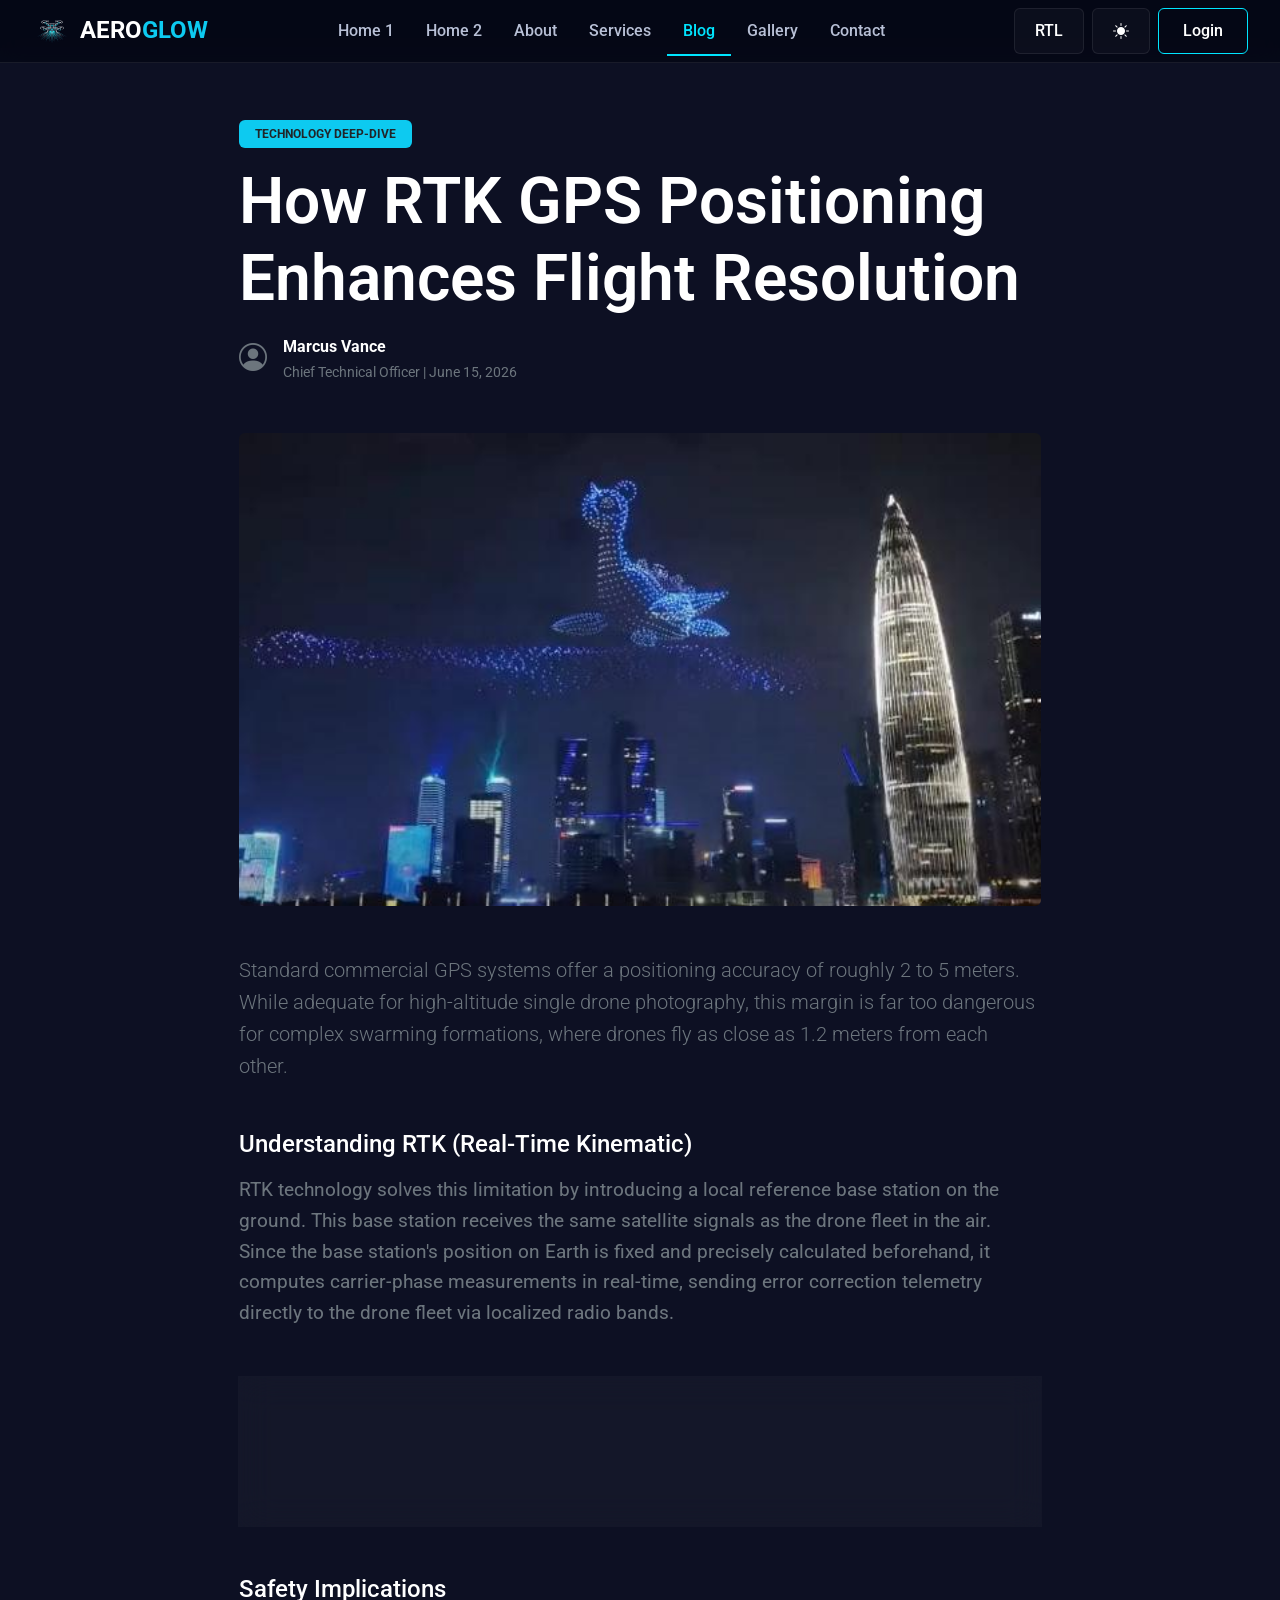
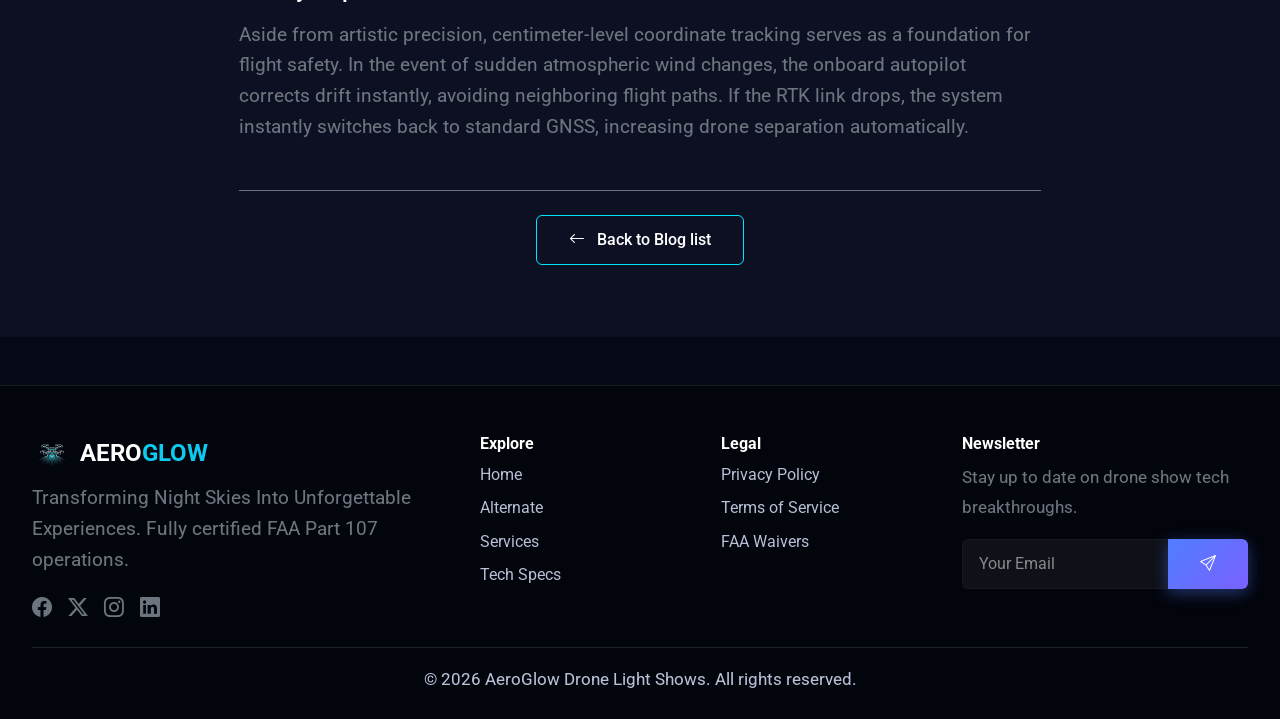
<file: blog-details.html>
<!DOCTYPE html>
<html lang="en" dir="ltr">
<head>
  <meta charset="UTF-8">
  <meta name="viewport" content="width=device-width, initial-scale=1.0">
  <title>How RTK GPS Enhances Drone Light Shows | AeroGlow Insights</title>
  <meta name="description" content="Technical deep dive into RTK positioning and navigation systems in autonomous swarming displays.">
  <link rel="icon" type="image/png" href="assets/images/drone_logo.png">
  
  <!-- Bootstrap 5 CSS -->
  <link href="https://cdn.jsdelivr.net/npm/bootstrap@5.3.0/dist/css/bootstrap.min.css" rel="stylesheet">
  <!-- Bootstrap Icons -->
  <link href="https://cdn.jsdelivr.net/npm/bootstrap-icons@1.11.3/font/bootstrap-icons.min.css" rel="stylesheet">
  
  <!-- Custom Style Sheets -->
  <link rel="stylesheet" href="assets/css/style.css">
  <link rel="stylesheet" href="assets/css/dark-mode.css">
  <link rel="stylesheet" href="assets/css/rtl.css">
</head>
<body class="dark-theme">

  <!-- Header / Navigation Menu -->
  <header>
    <nav class="navbar navbar-expand-xl navbar-custom fixed-top">
      <div class="container">
        <a class="navbar-brand d-flex align-items-center" href="index.html" id="navLogo">
          <span class="fs-4 fw-bold text-white"><img src="assets/images/drone_logo.png" alt="AeroGlow Logo" class="me-2">AERO<span class="text-info">GLOW</span></span>
        </a>
        
        <button class="navbar-toggler border-0 text-white" type="button" data-bs-toggle="offcanvas" data-bs-target="#offcanvasNavbar" aria-controls="offcanvasNavbar" aria-label="Toggle navigation">
          <i class="bi bi-list fs-1"></i>
        </button>
        
        <div class="offcanvas offcanvas-end bg-dark" tabindex="-1" id="offcanvasNavbar" aria-labelledby="offcanvasNavbarLabel">
          <div class="offcanvas-header border-bottom border-secondary">
            <h5 class="offcanvas-title text-white" id="offcanvasNavbarLabel"></h5>
            <button type="button" class="btn-close btn-close-white" data-bs-dismiss="offcanvas" aria-label="Close"></button>
          </div>
          <div class="offcanvas-body">
            <ul class="navbar-nav mx-auto mb-2 mb-lg-0 align-items-xl-center">
              <li class="nav-item"><a class="nav-link nav-link-custom px-3" href="index.html">Home 1</a></li>
              <li class="nav-item"><a class="nav-link nav-link-custom px-3" href="home-2.html">Home 2</a></li>
              <li class="nav-item"><a class="nav-link nav-link-custom px-3" href="about.html">About</a></li>
              <li class="nav-item"><a class="nav-link nav-link-custom px-3" href="services.html">Services</a></li>
              <li class="nav-item"><a class="nav-link nav-link-custom active px-3" href="blog.html">Blog</a></li>
              <li class="nav-item"><a class="nav-link nav-link-custom px-3" href="gallery.html">Gallery</a></li>
              <li class="nav-item"><a class="nav-link nav-link-custom px-3" href="contact.html">Contact</a></li>
            </ul>
            
            <div class="d-flex align-items-center gap-2 flex-wrap">
              <button class="nav-toggle-btn rtl-toggle" id="rtlBtn" aria-label="Toggle RTL">RTL</button>
              <button class="nav-toggle-btn theme-toggle" id="themeBtn" aria-label="Toggle Theme"></button>
              <a href="login.html" class="btn btn-secondary-custom py-2 px-3" id="loginNav">Login</a>
              
            </div>
          </div>
        </div>
      </div>
    </nav>
  </header>


  <!-- Main Content -->
  <main class="pt-5">

    <article class="py-5 bg-dark-secondary">
      <div class="container py-4 text-start">
        <div class="row justify-content-center">
          <div class="col-lg-8">
            <span class="badge bg-info text-dark mb-3 px-3 py-2 text-uppercase fw-bold">Technology Deep-Dive</span>
            <h1 class="h2 mb-3 text-white">How RTK GPS Positioning Enhances Flight Resolution</h1>
            
            <div class="d-flex align-items-center gap-3 mb-5">
              <i class="bi bi-person-circle fs-3 text-secondary"></i>
              <div>
                <strong class="text-white d-block">Marcus Vance</strong>
                <small class="text-secondary">Chief Technical Officer | June 15, 2026</small>
              </div>
            </div>

            <img src="assets/images/gallery_1.jpg" class="img-fluid rounded mb-5 w-100" alt="Drone navigation tech diagram">
            
            <p class="lead text-secondary mb-4">
              Standard commercial GPS systems offer a positioning accuracy of roughly 2 to 5 meters. While adequate for high-altitude single drone photography, this margin is far too dangerous for complex swarming formations, where drones fly as close as 1.2 meters from each other.
            </p>
            
            <h2 class="h4 text-white mt-5 mb-3">Understanding RTK (Real-Time Kinematic)</h2>
            <p class="text-secondary mb-4">
              RTK technology solves this limitation by introducing a local reference base station on the ground. This base station receives the same satellite signals as the drone fleet in the air. Since the base station's position on Earth is fixed and precisely calculated beforehand, it computes carrier-phase measurements in real-time, sending error correction telemetry directly to the drone fleet via localized radio bands.
            </p>

            <blockquote class="blockquote glass-card my-5 p-4 border-start border-info border-3 text-start">
              <p class="text-secondary fs-5 italic">"By employing multi-constellation RTK correction data, our drone systems achieve horizontal precision of under 2 centimeters, allowing for razor-sharp text and intricate 3D animations."</p>
            </blockquote>

            <h2 class="h4 text-white mt-5 mb-3">Safety Implications</h2>
            <p class="text-secondary mb-4">
              Aside from artistic precision, centimeter-level coordinate tracking serves as a foundation for flight safety. In the event of sudden atmospheric wind changes, the onboard autopilot corrects drift instantly, avoiding neighboring flight paths. If the RTK link drops, the system instantly switches back to standard GNSS, increasing drone separation automatically.
            </p>
            
            <div class="mt-5 border-top border-secondary pt-4 text-center">
              <a href="blog.html" class="btn btn-secondary-custom"><i class="bi bi-arrow-left me-2"></i> Back to Blog list</a>
            </div>
          </div>
        </div>
      </div>
    </article>

  </main>

  <!-- Global Footer -->
  <footer class="pt-5 pb-4 mt-5">
    <div class="container text-start">
      <div class="row g-4 justify-content-between">
        <div class="col-md-4">
          <span class="fs-4 fw-bold text-white"><img src="assets/images/drone_logo.png" alt="AeroGlow Logo"
              class="me-2 footer-logo-img">AERO<span class="text-info">GLOW</span></span>
          <p class="text-secondary mt-2">Transforming Night Skies Into Unforgettable Experiences. Fully certified FAA
            Part 107 operations.</p>
          <div class="d-flex gap-3 fs-5 mt-2 footer-socials">
            <a href="#" class="text-secondary social-icon"><i class="bi bi-facebook"></i></a>
            <a href="#" class="text-secondary social-icon"><i class="bi bi-twitter-x"></i></a>
            <a href="#" class="text-secondary social-icon"><i class="bi bi-instagram"></i></a>
            <a href="#" class="text-secondary social-icon"><i class="bi bi-linkedin"></i></a>
          </div>
        </div>
        <div class="col-6 col-md-2">
          <h4 class="h6 text-white fw-bold">Explore</h4>
          <ul class="list-unstyled text-secondary mt-2 d-flex flex-column gap-2">
            <li><a href="index.html" class="text-decoration-none">Home</a></li>
            <li><a href="home-2.html" class="text-decoration-none">Alternate</a></li>
            <li><a href="index.html#services" class="text-decoration-none">Services</a></li>
            <li><a href="index.html#capabilities" class="text-decoration-none">Tech Specs</a></li>
          </ul>
        </div>
        <div class="col-6 col-md-2">
          <h4 class="h6 text-white fw-bold">Legal</h4>
          <ul class="list-unstyled text-secondary mt-2 d-flex flex-column gap-2">
            <li><a href="#" class="text-decoration-none">Privacy Policy</a></li>
            <li><a href="#" class="text-decoration-none">Terms of Service</a></li>
            <li><a href="#" class="text-decoration-none">FAA Waivers</a></li>
          </ul>
        </div>
        <div class="col-md-3">
          <h4 class="h6 text-white fw-bold">Newsletter</h4>
          <p class="text-secondary mt-2"><small>Stay up to date on drone show tech breakthroughs.</small></p>
          <div class="input-group mt-2">
            <input type="email" class="form-control form-control-custom" placeholder="Your Email"
              aria-label="Your Email">
            <button class="btn btn-primary-custom" type="button"><i class="bi bi-send"></i></button>
          </div>
        </div>
      </div>

      <hr class="border-secondary mt-4 mb-3">

      <div class="text-center text-secondary">
        <p class="mb-0"><small>&copy; 2026 AeroGlow Drone Light Shows. All rights reserved.</small></p>
      </div>
    </div>
  </footer>

  <!-- Back to Top Button -->
  <button id="backToTopBtn" class="back-to-top" title="Go to top">
    <i class="bi bi-arrow-up"></i>
  </button>

  <!-- Bootstrap 5 Bundle JS -->
  <script src="https://cdn.jsdelivr.net/npm/bootstrap@5.3.0/dist/js/bootstrap.bundle.min.js"></script>
  <!-- Custom JS Application Logic -->
  <script src="assets/js/main.js"></script>
</body>
</html>
</file>
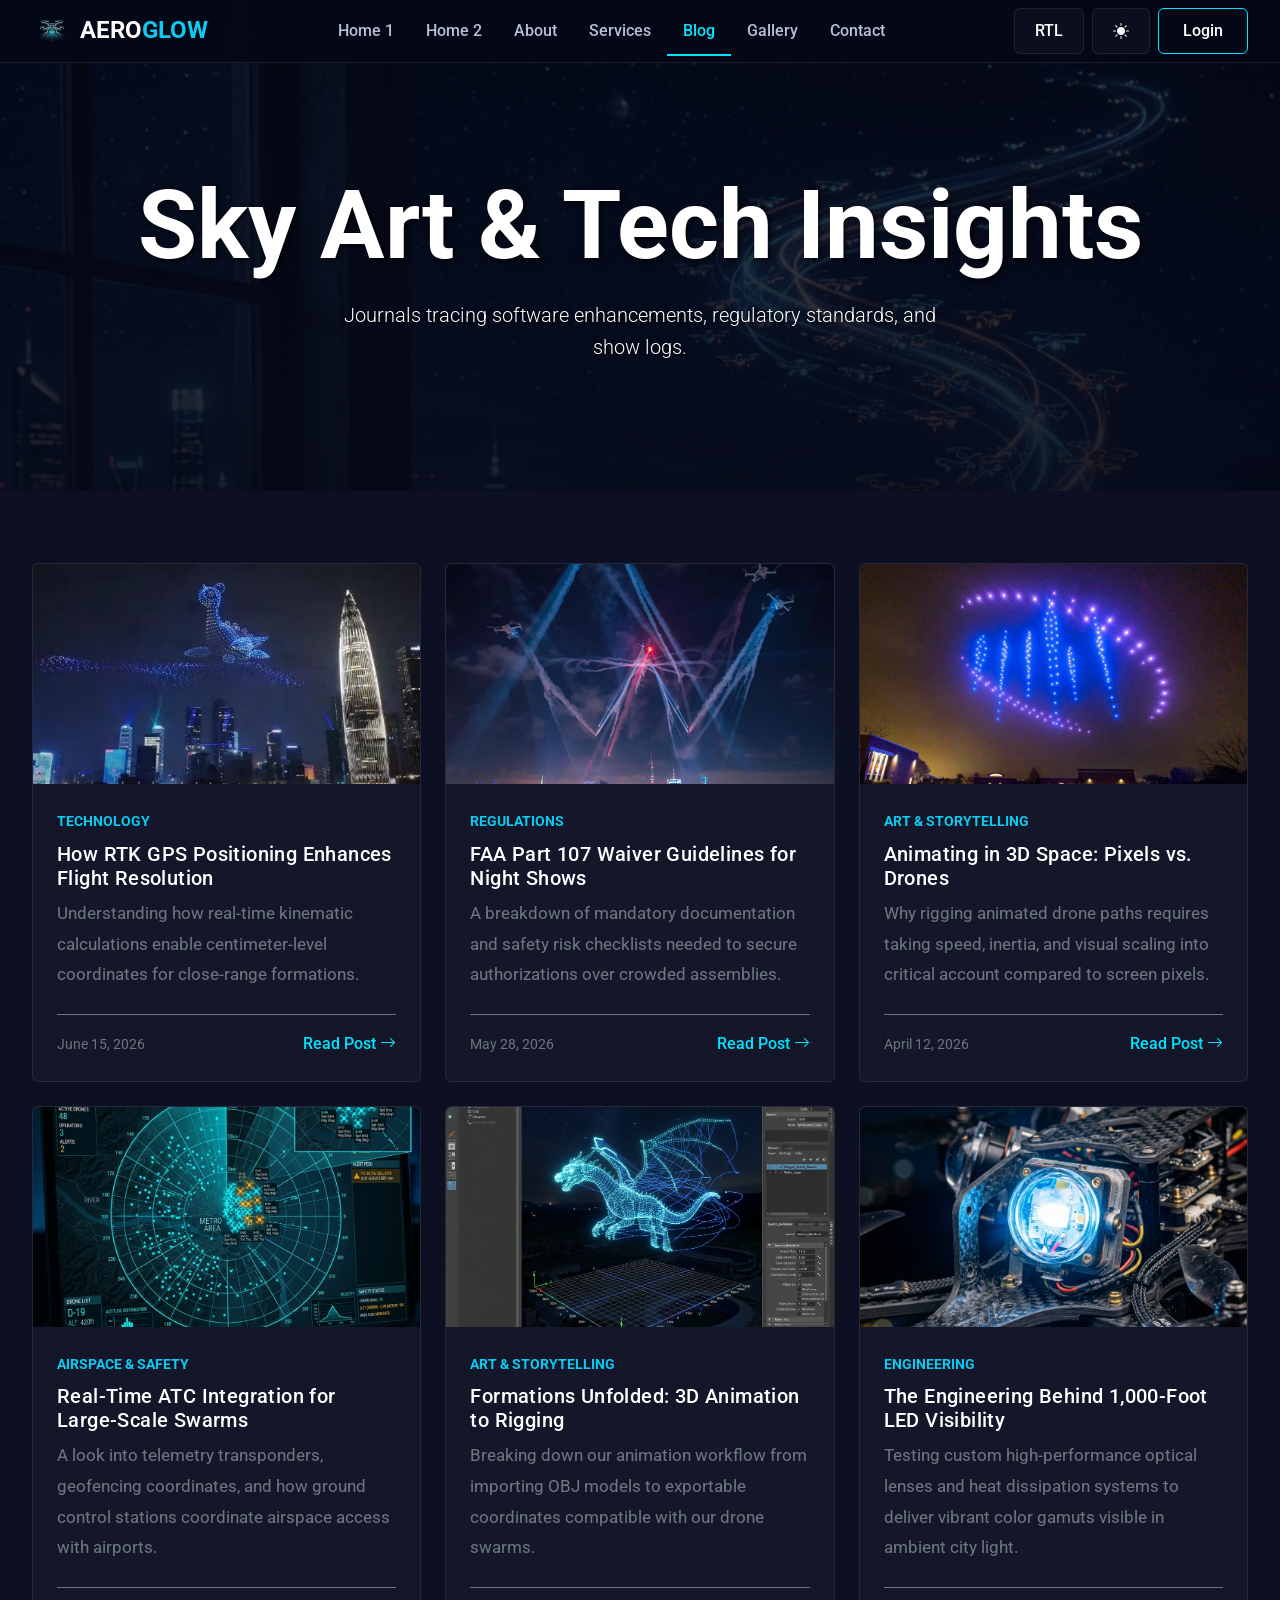
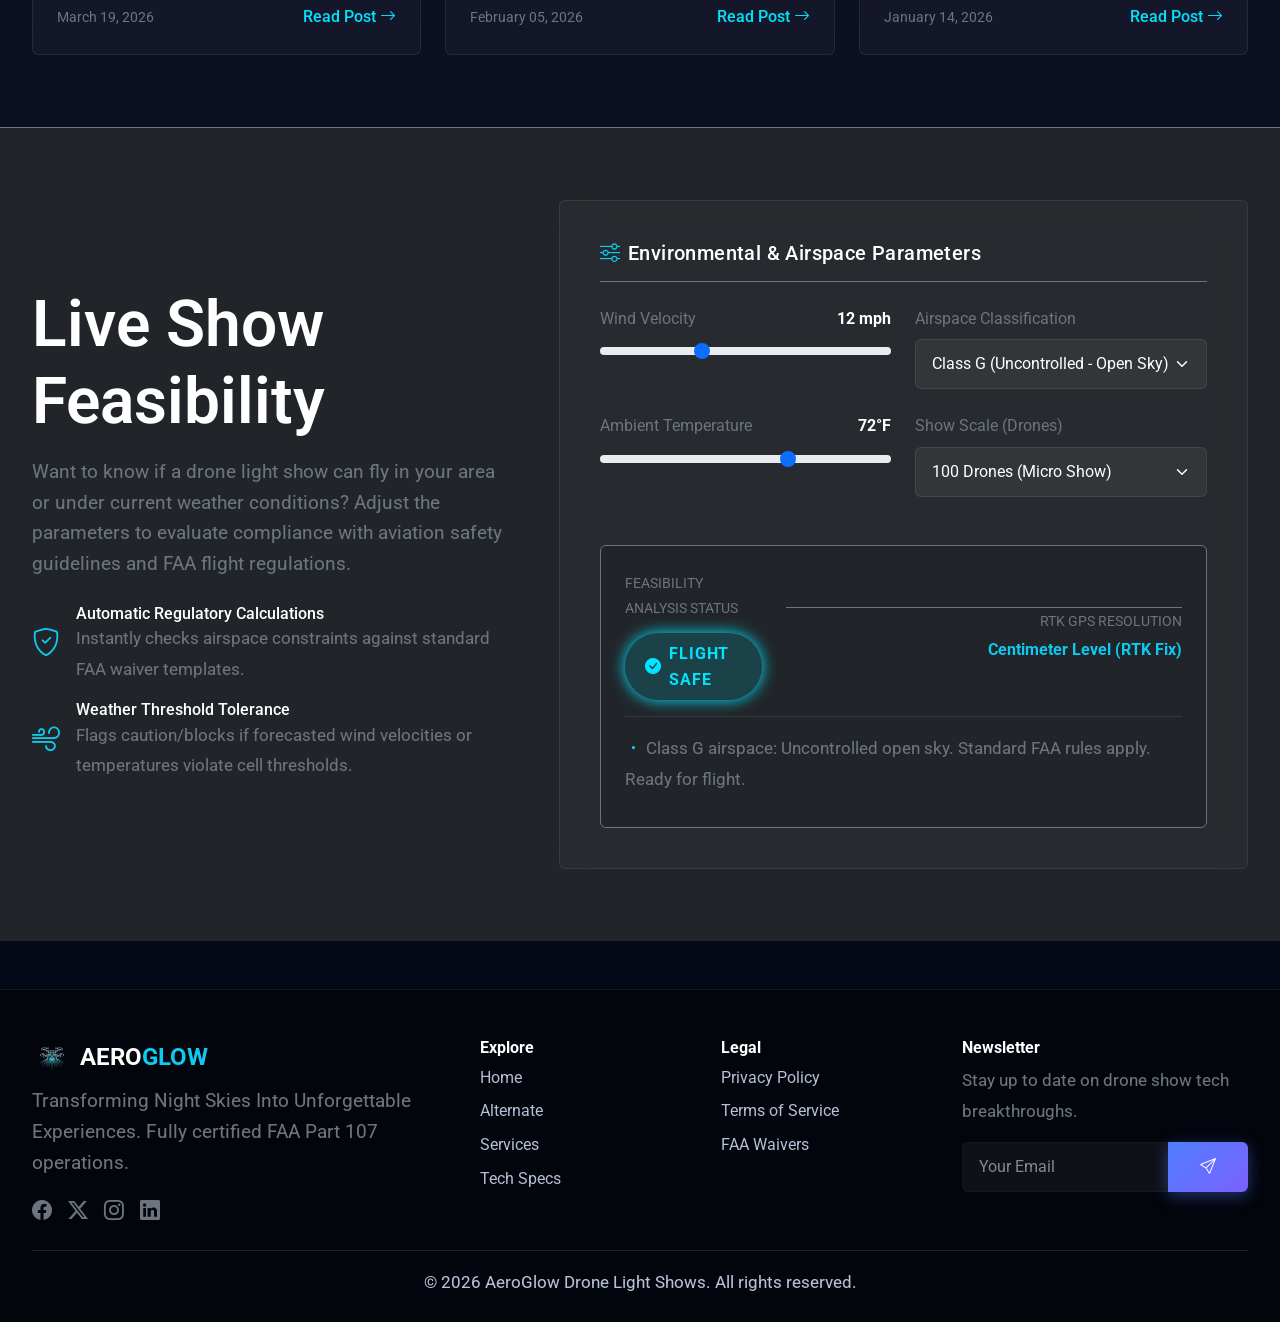
<file: blog.html>
<!DOCTYPE html>
<html lang="en" dir="ltr">
<head>
  <meta charset="UTF-8">
  <meta name="viewport" content="width=device-width, initial-scale=1.0">
  <title>Blog & Insights | AeroGlow Drone Light Shows</title>
  <meta name="description" content="Read our technical journals and industry news regarding drone light show engineering and airspace safety.">
  <link rel="icon" type="image/png" href="assets/images/drone_logo.png">
  
  <!-- Bootstrap 5 CSS -->
  <link href="https://cdn.jsdelivr.net/npm/bootstrap@5.3.0/dist/css/bootstrap.min.css" rel="stylesheet">
  <!-- Bootstrap Icons -->
  <link href="https://cdn.jsdelivr.net/npm/bootstrap-icons@1.11.3/font/bootstrap-icons.min.css" rel="stylesheet">
  
  <!-- Custom Style Sheets -->
  <link rel="stylesheet" href="assets/css/style.css">
  <link rel="stylesheet" href="assets/css/dark-mode.css">
  <link rel="stylesheet" href="assets/css/rtl.css">
</head>
<body class="dark-theme">

  <!-- Header / Navigation Menu -->
  <header>
    <nav class="navbar navbar-expand-xl navbar-custom fixed-top">
      <div class="container">
        <a class="navbar-brand d-flex align-items-center" href="index.html" id="navLogo">
          <span class="fs-4 fw-bold text-white"><img src="assets/images/drone_logo.png" alt="AeroGlow Logo" class="me-2">AERO<span class="text-info">GLOW</span></span>
        </a>
        
        <button class="navbar-toggler border-0 text-white" type="button" data-bs-toggle="offcanvas" data-bs-target="#offcanvasNavbar" aria-controls="offcanvasNavbar" aria-label="Toggle navigation">
          <i class="bi bi-list fs-1"></i>
        </button>
        
        <div class="offcanvas offcanvas-end bg-dark" tabindex="-1" id="offcanvasNavbar" aria-labelledby="offcanvasNavbarLabel">
          <div class="offcanvas-header border-bottom border-secondary">
            <h5 class="offcanvas-title text-white" id="offcanvasNavbarLabel"></h5>
            <button type="button" class="btn-close btn-close-white" data-bs-dismiss="offcanvas" aria-label="Close"></button>
          </div>
          <div class="offcanvas-body">
            <ul class="navbar-nav mx-auto mb-2 mb-lg-0 align-items-xl-center">
              <li class="nav-item"><a class="nav-link nav-link-custom px-3" href="index.html">Home 1</a></li>
              <li class="nav-item"><a class="nav-link nav-link-custom px-3" href="home-2.html">Home 2</a></li>
              <li class="nav-item"><a class="nav-link nav-link-custom px-3" href="about.html">About</a></li>
              <li class="nav-item"><a class="nav-link nav-link-custom px-3" href="services.html">Services</a></li>
              <li class="nav-item"><a class="nav-link nav-link-custom active px-3" href="blog.html">Blog</a></li>
              <li class="nav-item"><a class="nav-link nav-link-custom px-3" href="gallery.html">Gallery</a></li>
              <li class="nav-item"><a class="nav-link nav-link-custom px-3" href="contact.html">Contact</a></li>
            </ul>
            
            <div class="d-flex align-items-center gap-2 flex-wrap">
              <button class="nav-toggle-btn rtl-toggle" id="rtlBtn" aria-label="Toggle RTL">RTL</button>
              <button class="nav-toggle-btn theme-toggle" id="themeBtn" aria-label="Toggle Theme"></button>
              <a href="login.html" class="btn btn-secondary-custom py-2 px-3" id="loginNav">Login</a>
              
            </div>
          </div>
        </div>
      </div>
    </nav>
  </header>


  <!-- Main Content -->
  <main>

    <!-- Inner Hero -->
    <section class="py-5 text-center position-relative aurora-bg inner-hero hero-blog">
      <div class="container py-5">
        <h1 class="mb-3 text-white">Sky Art & Tech Insights</h1>
        <p class="lead text-secondary max-width-600 mx-auto">Journals tracing software enhancements, regulatory standards, and show logs.</p>
      </div>
    </section>

    <!-- Blogs List Section -->
    <section class="py-5 bg-dark-secondary">
      <div class="container py-4 text-start">
        <div class="row g-4">
          <!-- Blog Card 1 -->
          <div class="col-md-6 col-lg-4">
            <div class="glass-card h-100 d-flex flex-column justify-content-between overflow-hidden" style="padding: 0 !important;">
              <div>
                <img src="assets/images/gallery_1.jpg" class="img-fluid w-100 blog-card-img" alt="Drone flight algorithms">
                <div class="p-4">
                  <span class="text-info fw-bold text-uppercase d-block mb-2"><small>Technology</small></span>
                  <h3 class="h5 text-white">How RTK GPS Positioning Enhances Flight Resolution</h3>
                  <p class="text-secondary mt-2 mb-0"><small>Understanding how real-time kinematic calculations enable centimeter-level coordinates for close-range formations.</small></p>
                </div>
              </div>
              <div class="px-4 pb-4 mt-auto">
                <div class="border-top border-secondary pt-3 d-flex justify-content-between align-items-center">
                  <small class="text-secondary">June 15, 2026</small>
                  <a href="blog-details.html" class="blog-read-more">Read Post <i class="bi bi-arrow-right"></i></a>
                </div>
              </div>
            </div>
          </div>
          
          <!-- Blog Card 2 -->
          <div class="col-md-6 col-lg-4">
            <div class="glass-card h-100 d-flex flex-column justify-content-between overflow-hidden" style="padding: 0 !important;">
              <div>
                <img src="assets/images/gallery_3.jpg" class="img-fluid w-100 blog-card-img" alt="Municipal permissions">
                <div class="p-4">
                  <span class="text-info fw-bold text-uppercase d-block mb-2"><small>Regulations</small></span>
                  <h3 class="h5 text-white">FAA Part 107 Waiver Guidelines for Night Shows</h3>
                  <p class="text-secondary mt-2 mb-0"><small>A breakdown of mandatory documentation and safety risk checklists needed to secure authorizations over crowded assemblies.</small></p>
                </div>
              </div>
              <div class="px-4 pb-4 mt-auto">
                <div class="border-top border-secondary pt-3 d-flex justify-content-between align-items-center">
                  <small class="text-secondary">May 28, 2026</small>
                  <a href="blog-details.html" class="blog-read-more">Read Post <i class="bi bi-arrow-right"></i></a>
                </div>
              </div>
            </div>
          </div>
          
          <!-- Blog Card 3 -->
          <div class="col-md-6 col-lg-4">
            <div class="glass-card h-100 d-flex flex-column justify-content-between overflow-hidden" style="padding: 0 !important;">
              <div>
                <img src="assets/images/gallery_4.jpg" class="img-fluid w-100 blog-card-img" alt="Creative animations">
                <div class="p-4">
                  <span class="text-info fw-bold text-uppercase d-block mb-2"><small>Art & Storytelling</small></span>
                  <h3 class="h5 text-white">Animating in 3D Space: Pixels vs. Drones</h3>
                  <p class="text-secondary mt-2 mb-0"><small>Why rigging animated drone paths requires taking speed, inertia, and visual scaling into critical account compared to screen pixels.</small></p>
                </div>
              </div>
              <div class="px-4 pb-4 mt-auto">
                <div class="border-top border-secondary pt-3 d-flex justify-content-between align-items-center">
                  <small class="text-secondary">April 12, 2026</small>
                  <a href="blog-details.html" class="blog-read-more">Read Post <i class="bi bi-arrow-right"></i></a>
                </div>
              </div>
            </div>
          </div>

          <!-- Blog Card 4 -->
          <div class="col-md-6 col-lg-4">
            <div class="glass-card h-100 d-flex flex-column justify-content-between overflow-hidden" style="padding: 0 !important;">
              <div>
                <img src="assets/images/drone_atc_safety.png" class="img-fluid w-100 blog-card-img" alt="ATC airspace tracking interface">
                <div class="p-4">
                  <span class="text-info fw-bold text-uppercase d-block mb-2"><small>Airspace & Safety</small></span>
                  <h3 class="h5 text-white">Real-Time ATC Integration for Large-Scale Swarms</h3>
                  <p class="text-secondary mt-2 mb-0"><small>A look into telemetry transponders, geofencing coordinates, and how ground control stations coordinate airspace access with airports.</small></p>
                </div>
              </div>
              <div class="px-4 pb-4 mt-auto">
                <div class="border-top border-secondary pt-3 d-flex justify-content-between align-items-center">
                  <small class="text-secondary">March 19, 2026</small>
                  <a href="blog-details.html" class="blog-read-more">Read Post <i class="bi bi-arrow-right"></i></a>
                </div>
              </div>
            </div>
          </div>

          <!-- Blog Card 5 -->
          <div class="col-md-6 col-lg-4">
            <div class="glass-card h-100 d-flex flex-column justify-content-between overflow-hidden" style="padding: 0 !important;">
              <div>
                <img src="assets/images/drone_animation_wireframe.png" class="img-fluid w-100 blog-card-img" alt="3D wireframe drone swarm layout animation preview">
                <div class="p-4">
                  <span class="text-info fw-bold text-uppercase d-block mb-2"><small>Art & Storytelling</small></span>
                  <h3 class="h5 text-white">Formations Unfolded: 3D Animation to Rigging</h3>
                  <p class="text-secondary mt-2 mb-0"><small>Breaking down our animation workflow from importing OBJ models to exportable coordinates compatible with our drone swarms.</small></p>
                </div>
              </div>
              <div class="px-4 pb-4 mt-auto">
                <div class="border-top border-secondary pt-3 d-flex justify-content-between align-items-center">
                  <small class="text-secondary">February 05, 2026</small>
                  <a href="blog-details.html" class="blog-read-more">Read Post <i class="bi bi-arrow-right"></i></a>
                </div>
              </div>
            </div>
          </div>

          <!-- Blog Card 6 -->
          <div class="col-md-6 col-lg-4">
            <div class="glass-card h-100 d-flex flex-column justify-content-between overflow-hidden" style="padding: 0 !important;">
              <div>
                <img src="assets/images/drone_led_light.png" class="img-fluid w-100 blog-card-img" alt="Detailed close up of custom RGBW LED lens payload">
                <div class="p-4">
                  <span class="text-info fw-bold text-uppercase d-block mb-2"><small>Engineering</small></span>
                  <h3 class="h5 text-white">The Engineering Behind 1,000-Foot LED Visibility</h3>
                  <p class="text-secondary mt-2 mb-0"><small>Testing custom high-performance optical lenses and heat dissipation systems to deliver vibrant color gamuts visible in ambient city light.</small></p>
                </div>
              </div>
              <div class="px-4 pb-4 mt-auto">
                <div class="border-top border-secondary pt-3 d-flex justify-content-between align-items-center">
                  <small class="text-secondary">January 14, 2026</small>
                  <a href="blog-details.html" class="blog-read-more">Read Post <i class="bi bi-arrow-right"></i></a>
                </div>
              </div>
            </div>
          </div>
        </div>
      </div>
    </section>

    <!-- Unique Interactive Section: Airspace Feasibility & Weather Checker -->
    <section class="py-5 bg-dark border-top border-secondary position-relative aurora-bg">
      <div class="container py-4 text-start">
        <div class="row align-items-center g-5">
          <div class="col-lg-5">
            <h2 class="text-white mb-3">Live Show Feasibility</h2>
            <p class="text-secondary mb-4">Want to know if a drone light show can fly in your area or under current weather conditions? Adjust the parameters to evaluate compliance with aviation safety guidelines and FAA flight regulations.</p>
            <div class="d-flex flex-column gap-3">
              <div class="d-flex align-items-center gap-3">
                <i class="bi bi-shield-check text-info fs-3"></i>
                <div>
                  <h4 class="h6 text-white mb-0">Automatic Regulatory Calculations</h4>
                  <p class="text-secondary mb-0"><small>Instantly checks airspace constraints against standard FAA waiver templates.</small></p>
                </div>
              </div>
              <div class="d-flex align-items-center gap-3">
                <i class="bi bi-wind text-info fs-3"></i>
                <div>
                  <h4 class="h6 text-white mb-0">Weather Threshold Tolerance</h4>
                  <p class="text-secondary mb-0"><small>Flags caution/blocks if forecasted wind velocities or temperatures violate cell thresholds.</small></p>
                </div>
              </div>
            </div>
          </div>
          <div class="col-lg-7">
            <div class="feasibility-widget">
              <h3 class="h5 text-white mb-4 border-bottom border-secondary pb-3"><i class="bi bi-sliders me-2 text-info"></i>Environmental & Airspace Parameters</h3>
              
              <div class="row g-4">
                <!-- Wind Speed Slider -->
                <div class="col-md-6">
                  <label for="windSlider" class="form-label text-secondary d-flex justify-content-between">
                    <span>Wind Velocity</span>
                    <span class="text-white fw-bold"><span id="windVal">12</span> mph</span>
                  </label>
                  <input type="range" class="form-range" id="windSlider" min="0" max="35" value="12">
                </div>
                
                <!-- Airspace Dropdown -->
                <div class="col-md-6">
                  <label for="airspaceSelect" class="form-label text-secondary">Airspace Classification</label>
                  <select class="form-select form-control-custom" id="airspaceSelect">
                    <option value="G" selected>Class G (Uncontrolled - Open Sky)</option>
                    <option value="E">Class E (Controlled / Transition)</option>
                    <option value="D">Class D (Controlled / Small Airport)</option>
                    <option value="C">Class C (Controlled / Medium Airport)</option>
                    <option value="B">Class B (Controlled / Major Hub)</option>
                  </select>
                </div>

                <!-- Temperature Slider -->
                <div class="col-md-6">
                  <label for="tempSlider" class="form-label text-secondary d-flex justify-content-between">
                    <span>Ambient Temperature</span>
                    <span class="text-white fw-bold"><span id="tempVal">72</span>°F</span>
                  </label>
                  <input type="range" class="form-range" id="tempSlider" min="0" max="110" value="72">
                </div>

                <!-- Show Size (Drones) -->
                <div class="col-md-6">
                  <label for="showSizeSelect" class="form-label text-secondary">Show Scale (Drones)</label>
                  <select class="form-select form-control-custom" id="showSizeSelect">
                    <option value="100" selected>100 Drones (Micro Show)</option>
                    <option value="300">300 Drones (Standard Show)</option>
                    <option value="600">600 Drones (Mega Show)</option>
                    <option value="1000">1000+ Drones (Spectacular Show)</option>
                  </select>
                </div>
              </div>

              <!-- Output Block -->
              <div class="mt-5 p-4 rounded bg-dark border border-secondary">
                <div class="d-flex flex-column flex-md-row justify-content-between align-items-start align-items-md-center gap-4">
                  <div>
                    <span class="text-secondary d-block mb-2"><small>FEASIBILITY ANALYSIS STATUS</small></span>
                    <span id="feasibilityStatus" class="status-badge-glow status-safe d-inline-block">
                      <i class="bi bi-check-circle-fill"></i> Flight Safe
                    </span>
                  </div>
                  <div class="text-start text-md-end border-top border-md-0 border-secondary pt-3 pt-md-0 w-100 w-md-auto">
                    <span class="text-secondary d-block mb-1"><small>RTK GPS RESOLUTION</small></span>
                    <span id="gpsStatus" class="text-info fw-bold">Centimeter Level (RTK Fix)</span>
                  </div>
                </div>
                
                <hr class="border-secondary my-3 d-none d-md-block">
                
                <div id="feasibilityDetails" class="pt-2 pt-md-0">
                  <p class="mb-0 text-secondary"><small><i class="bi bi-info-circle-fill text-info me-2"></i>Airspace is uncontrolled. Standard operations are permitted under standard FAA rules.</small></p>
                </div>
              </div>
            </div>
          </div>
        </div>
      </div>
    </section>

    <!-- Airspace Calculator Script -->
    <script>
      document.addEventListener('DOMContentLoaded', function() {
        const windSlider = document.getElementById('windSlider');
        const windVal = document.getElementById('windVal');
        const airspaceSelect = document.getElementById('airspaceSelect');
        const tempSlider = document.getElementById('tempSlider');
        const tempVal = document.getElementById('tempVal');
        const showSizeSelect = document.getElementById('showSizeSelect');

        const feasibilityStatus = document.getElementById('feasibilityStatus');
        const gpsStatus = document.getElementById('gpsStatus');
        const feasibilityDetails = document.getElementById('feasibilityDetails');

        function updateFeasibility() {
          const wind = parseInt(windSlider.value);
          const airspace = airspaceSelect.value;
          const temp = parseInt(tempSlider.value);
          const showSize = parseInt(showSizeSelect.value);

          windVal.textContent = wind;
          tempVal.textContent = temp;

          let status = 'safe'; // safe, caution, unsafe
          let reasons = [];

          // Wind rules
          if (wind >= 22) {
            status = 'unsafe';
            reasons.push('Wind velocity exceeds the critical 22 mph safety limit. Drones cannot maintain formation stability.');
          } else if (wind >= 15) {
            if (status !== 'unsafe') status = 'caution';
            reasons.push('High winds (15-21 mph) will consume battery faster to maintain positions.');
          }

          // Temperature rules
          if (temp <= 25 || temp >= 104) {
            status = 'unsafe';
            reasons.push('Extreme temperatures (' + temp + '°F) fall outside lithium-polymer battery operating specifications.');
          } else if (temp <= 40 || temp >= 90) {
            if (status !== 'unsafe') status = 'caution';
            reasons.push('Temperature (' + temp + '°F) impacts battery efficiency. Expected flight time reduced by 15-20%.');
          }

          // Airspace rules
          if (airspace === 'B') {
            if (status !== 'unsafe') status = 'caution';
            reasons.push('Class B airspace: Requires direct coordination with ATC and a pre-approved FAA airspace waiver (typical lead time: 90 days).');
          } else if (airspace === 'C' || airspace === 'D') {
            if (status !== 'unsafe') status = 'caution';
            reasons.push('Class C/D airspace: LAANC authorization or FAA coordinate approval is required before takeoff.');
          } else if (airspace === 'E') {
            reasons.push('Class E airspace: Monitor regional terminal airspace advisories. No special waiver required.');
          } else {
            reasons.push('Class G airspace: Uncontrolled open sky. Standard FAA rules apply. Ready for flight.');
          }

          // GPS accuracy affected by large swarm size and high winds
          if (wind >= 15 && showSize >= 600) {
            gpsStatus.textContent = 'Degraded (Float RTK)';
            gpsStatus.className = 'text-warning fw-bold';
            reasons.push('Swarms exceeding 600 drones in high winds require safety buffers wider than 5 meters.');
          } else {
            gpsStatus.textContent = 'Centimeter Level (RTK Fix)';
            gpsStatus.className = 'text-info fw-bold';
          }

          // Apply Status UI
          if (status === 'unsafe') {
            feasibilityStatus.className = 'status-badge-glow status-unsafe mt-1';
            feasibilityStatus.innerHTML = '<i class="bi bi-x-circle-fill"></i> Flight Blocked';
          } else if (status === 'caution') {
            feasibilityStatus.className = 'status-badge-glow status-caution mt-1';
            feasibilityStatus.innerHTML = '<i class="bi bi-exclamation-triangle-fill"></i> Caution Advised';
          } else {
            feasibilityStatus.className = 'status-badge-glow status-safe mt-1';
            feasibilityStatus.innerHTML = '<i class="bi bi-check-circle-fill"></i> Flight Safe';
          }

          // List reasons
          feasibilityDetails.innerHTML = '';
          reasons.forEach(r => {
            const p = document.createElement('p');
            p.className = 'mb-2 text-secondary';
            p.innerHTML = `<small><i class="bi bi-dot text-info"></i> ${r}</small>`;
            feasibilityDetails.appendChild(p);
          });
        }

        windSlider.addEventListener('input', updateFeasibility);
        airspaceSelect.addEventListener('change', updateFeasibility);
        tempSlider.addEventListener('input', updateFeasibility);
        showSizeSelect.addEventListener('change', updateFeasibility);

        updateFeasibility();
      });
    </script>

  </main>

  <!-- Global Footer -->
  <footer class="pt-5 pb-4 mt-5">
    <div class="container text-start">
      <div class="row g-4 justify-content-between">
        <div class="col-md-4">
          <span class="fs-4 fw-bold text-white"><img src="assets/images/drone_logo.png" alt="AeroGlow Logo"
              class="me-2 footer-logo-img">AERO<span class="text-info">GLOW</span></span>
          <p class="text-secondary mt-2">Transforming Night Skies Into Unforgettable Experiences. Fully certified FAA
            Part 107 operations.</p>
          <div class="d-flex gap-3 fs-5 mt-2 footer-socials">
            <a href="#" class="text-secondary social-icon"><i class="bi bi-facebook"></i></a>
            <a href="#" class="text-secondary social-icon"><i class="bi bi-twitter-x"></i></a>
            <a href="#" class="text-secondary social-icon"><i class="bi bi-instagram"></i></a>
            <a href="#" class="text-secondary social-icon"><i class="bi bi-linkedin"></i></a>
          </div>
        </div>
        <div class="col-6 col-md-2">
          <h4 class="h6 text-white fw-bold">Explore</h4>
          <ul class="list-unstyled text-secondary mt-2 d-flex flex-column gap-2">
            <li><a href="index.html" class="text-decoration-none">Home</a></li>
            <li><a href="home-2.html" class="text-decoration-none">Alternate</a></li>
            <li><a href="index.html#services" class="text-decoration-none">Services</a></li>
            <li><a href="index.html#capabilities" class="text-decoration-none">Tech Specs</a></li>
          </ul>
        </div>
        <div class="col-6 col-md-2">
          <h4 class="h6 text-white fw-bold">Legal</h4>
          <ul class="list-unstyled text-secondary mt-2 d-flex flex-column gap-2">
            <li><a href="#" class="text-decoration-none">Privacy Policy</a></li>
            <li><a href="#" class="text-decoration-none">Terms of Service</a></li>
            <li><a href="#" class="text-decoration-none">FAA Waivers</a></li>
          </ul>
        </div>
        <div class="col-md-3">
          <h4 class="h6 text-white fw-bold">Newsletter</h4>
          <p class="text-secondary mt-2"><small>Stay up to date on drone show tech breakthroughs.</small></p>
          <div class="input-group mt-2">
            <input type="email" class="form-control form-control-custom" placeholder="Your Email"
              aria-label="Your Email">
            <button class="btn btn-primary-custom" type="button"><i class="bi bi-send"></i></button>
          </div>
        </div>
      </div>

      <hr class="border-secondary mt-4 mb-3">

      <div class="text-center text-secondary">
        <p class="mb-0"><small>&copy; 2026 AeroGlow Drone Light Shows. All rights reserved.</small></p>
      </div>
    </div>
  </footer>

  <!-- Back to Top Button -->
  <button id="backToTopBtn" class="back-to-top" title="Go to top">
    <i class="bi bi-arrow-up"></i>
  </button>

  <!-- Bootstrap 5 Bundle JS -->
  <script src="https://cdn.jsdelivr.net/npm/bootstrap@5.3.0/dist/js/bootstrap.bundle.min.js"></script>
  <!-- Custom JS Application Logic -->
  <script src="assets/js/main.js"></script>
</body>
</html>
</file>
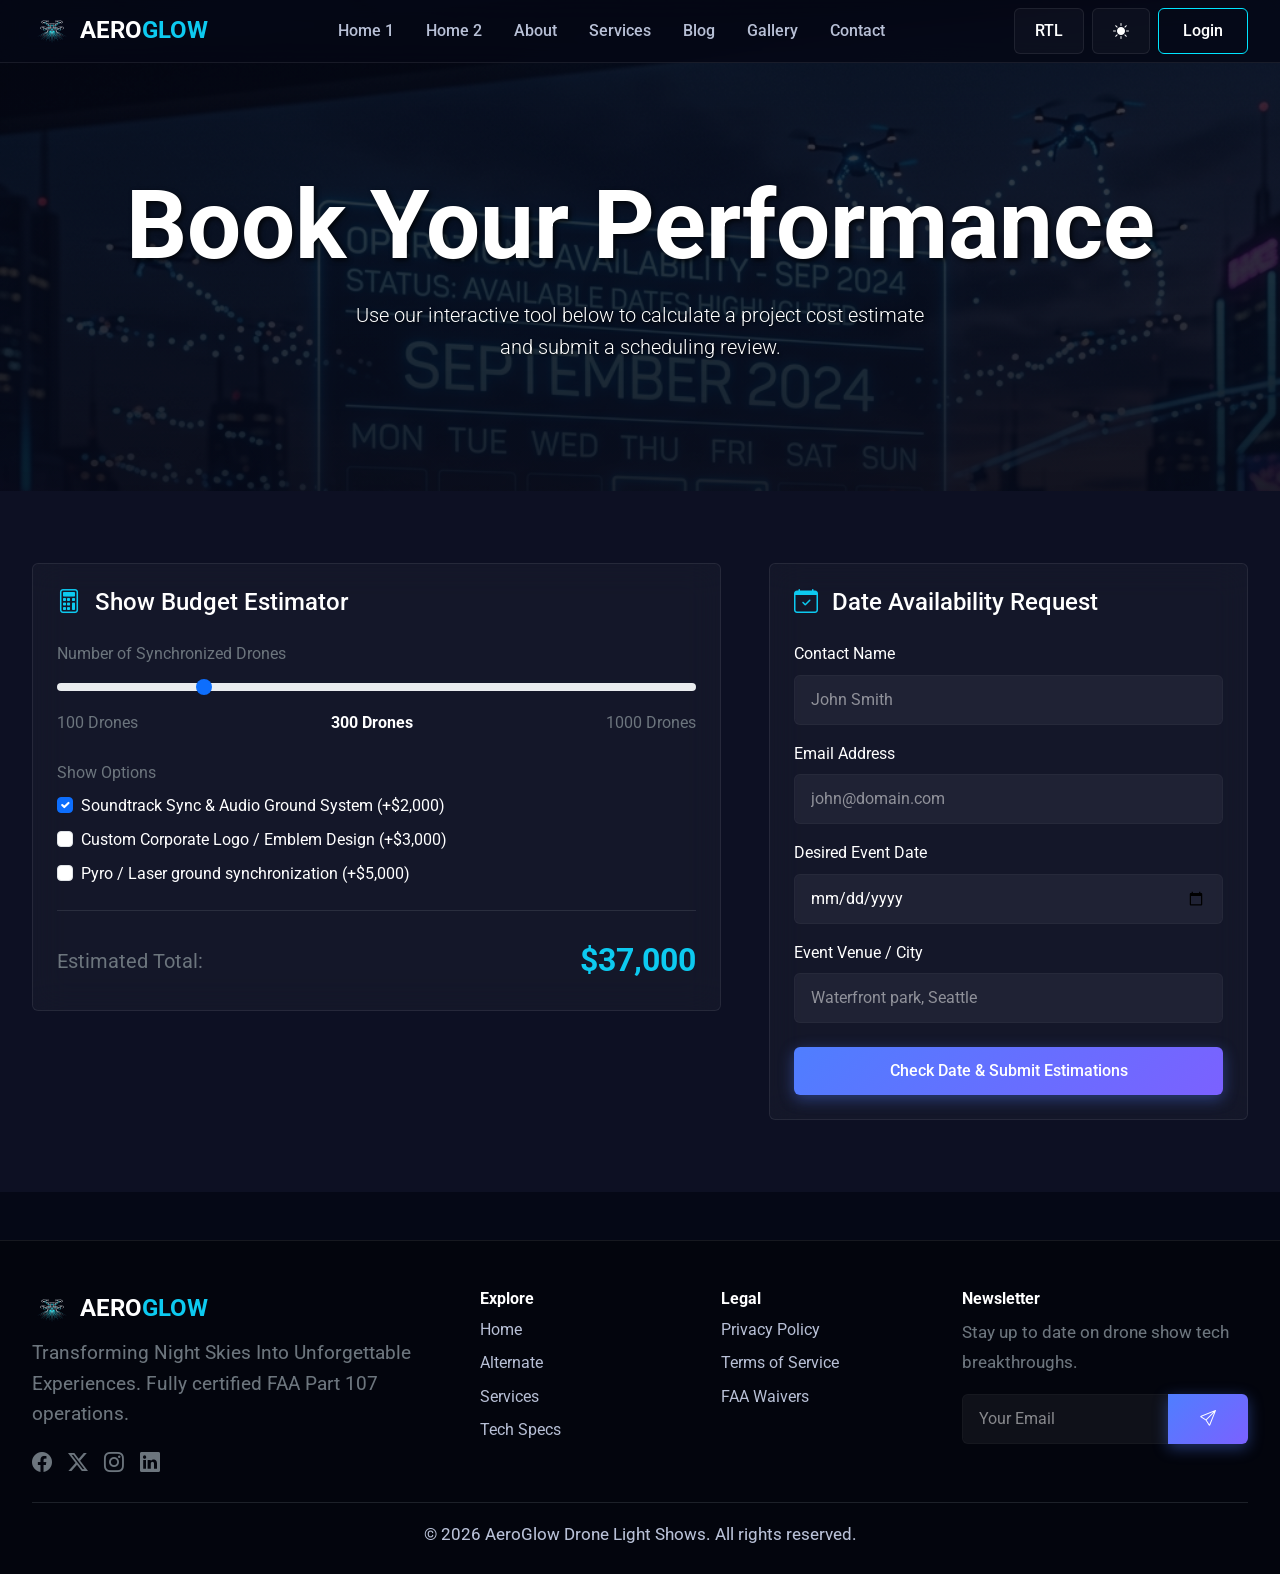
<file: booking.html>
<!DOCTYPE html>
<html lang="en" dir="ltr">
<head>
  <meta charset="UTF-8">
  <meta name="viewport" content="width=device-width, initial-scale=1.0">
  <title>Book a Show | AeroGlow Drone Light Shows</title>
  <meta name="description" content="Calculate drone show cost and check date availability for your next brand event or municipal festival.">
  <link rel="icon" type="image/png" href="assets/images/drone_logo.png">
  
  <!-- Bootstrap 5 CSS -->
  <link href="https://cdn.jsdelivr.net/npm/bootstrap@5.3.0/dist/css/bootstrap.min.css" rel="stylesheet">
  <!-- Bootstrap Icons -->
  <link href="https://cdn.jsdelivr.net/npm/bootstrap-icons@1.11.3/font/bootstrap-icons.min.css" rel="stylesheet">
  
  <!-- Custom Style Sheets -->
  <link rel="stylesheet" href="assets/css/style.css">
  <link rel="stylesheet" href="assets/css/dark-mode.css">
  <link rel="stylesheet" href="assets/css/rtl.css">
</head>
<body class="dark-theme">

  <!-- Header / Navigation Menu -->
  <header>
    <nav class="navbar navbar-expand-xl navbar-custom fixed-top">
      <div class="container">
        <a class="navbar-brand d-flex align-items-center" href="index.html" id="navLogo">
          <span class="fs-4 fw-bold text-white"><img src="assets/images/drone_logo.png" alt="AeroGlow Logo" class="me-2">AERO<span class="text-info">GLOW</span></span>
        </a>
        
        <button class="navbar-toggler border-0 text-white" type="button" data-bs-toggle="offcanvas" data-bs-target="#offcanvasNavbar" aria-controls="offcanvasNavbar" aria-label="Toggle navigation">
          <i class="bi bi-list fs-1"></i>
        </button>
        
        <div class="offcanvas offcanvas-end bg-dark" tabindex="-1" id="offcanvasNavbar" aria-labelledby="offcanvasNavbarLabel">
          <div class="offcanvas-header border-bottom border-secondary">
            <h5 class="offcanvas-title text-white" id="offcanvasNavbarLabel"></h5>
            <button type="button" class="btn-close btn-close-white" data-bs-dismiss="offcanvas" aria-label="Close"></button>
          </div>
          <div class="offcanvas-body">
            <ul class="navbar-nav mx-auto mb-2 mb-lg-0 align-items-xl-center">
              <li class="nav-item"><a class="nav-link nav-link-custom px-3" href="index.html">Home 1</a></li>
              <li class="nav-item"><a class="nav-link nav-link-custom px-3" href="home-2.html">Home 2</a></li>
              <li class="nav-item"><a class="nav-link nav-link-custom px-3" href="about.html">About</a></li>
              <li class="nav-item"><a class="nav-link nav-link-custom px-3" href="services.html">Services</a></li>
              <li class="nav-item"><a class="nav-link nav-link-custom px-3" href="blog.html">Blog</a></li>
              <li class="nav-item"><a class="nav-link nav-link-custom px-3" href="gallery.html">Gallery</a></li>
              <li class="nav-item"><a class="nav-link nav-link-custom px-3" href="contact.html">Contact</a></li>
            </ul>
            
            <div class="d-flex align-items-center gap-2 flex-wrap">
              <button class="nav-toggle-btn rtl-toggle" id="rtlBtn" aria-label="Toggle RTL">RTL</button>
              <button class="nav-toggle-btn theme-toggle" id="themeBtn" aria-label="Toggle Theme"></button>
              <a href="login.html" class="btn btn-secondary-custom py-2 px-3" id="loginNav">Login</a>
              
            </div>
          </div>
        </div>
      </div>
    </nav>
  </header>


  <!-- Main Content -->
  <main>

    <!-- Inner Hero -->
    <section class="py-5 text-center position-relative aurora-bg inner-hero hero-booking">
      <div class="container py-5">
        <h1 class="mb-3 text-white">Book Your Performance</h1>
        <p class="lead text-secondary max-width-600 mx-auto">Use our interactive tool below to calculate a project cost estimate and submit a scheduling review.</p>
      </div>
    </section>

    <!-- Booking Tool Section -->
    <section class="py-5 bg-dark-secondary">
      <div class="container py-4 text-start">
        <div class="row g-5">
          <!-- Calculator -->
          <div class="col-lg-7">
            <div class="glass-card">
              <h2 class="h4 text-white mb-4"><i class="bi bi-calculator text-info me-2"></i> Show Budget Estimator</h2>
              <div class="mb-4">
                <label for="calcDrones" class="form-label text-secondary">Number of Synchronized Drones</label>
                <input type="range" class="form-range" id="calcDrones" min="100" max="1000" step="50" value="300">
                <div class="d-flex justify-content-between text-secondary mt-1">
                  <span>100 Drones</span>
                  <span class="text-white fw-bold" id="dronesValue">300 Drones</span>
                  <span>1000 Drones</span>
                </div>
              </div>

              <div class="mb-4">
                <label class="form-label text-secondary">Show Options</label>
                <div class="form-check mb-2">
                  <input class="form-check-input" type="checkbox" id="optMusic" checked>
                  <label class="form-check-label text-white" for="optMusic">
                    Soundtrack Sync & Audio Ground System (+$2,000)
                  </label>
                </div>
                <div class="form-check mb-2">
                  <input class="form-check-input" type="checkbox" id="optCustomLogo">
                  <label class="form-check-label text-white" for="optCustomLogo">
                    Custom Corporate Logo / Emblem Design (+$3,000)
                  </label>
                </div>
                <div class="form-check mb-2">
                  <input class="form-check-input" type="checkbox" id="optPyro">
                  <label class="form-check-label text-white" for="optPyro">
                    Pyro / Laser ground synchronization (+$5,000)
                  </label>
                </div>
              </div>

              <hr class="border-secondary my-4">

              <div class="d-flex justify-content-between align-items-center">
                <span class="text-secondary fs-5">Estimated Total:</span>
                <span class="fs-2 fw-bold text-info" id="calcTotal">$37,000</span>
              </div>
            </div>
          </div>

          <!-- Availability Scheduler Form -->
          <div class="col-lg-5">
            <div class="glass-card">
              <h2 class="h4 text-white mb-4"><i class="bi bi-calendar-check text-info me-2"></i> Date Availability Request</h2>
              <form class="needs-validation-custom" novalidate id="bookingRequestForm">
                <div class="mb-3">
                  <label for="bookName" class="form-label text-white">Contact Name</label>
                  <input type="text" class="form-control form-control-custom" id="bookName" required placeholder="John Smith">
                </div>
                <div class="mb-3">
                  <label for="bookEmail" class="form-label text-white">Email Address</label>
                  <input type="email" class="form-control form-control-custom" id="bookEmail" required placeholder="john@domain.com">
                </div>
                <div class="mb-3">
                  <label for="bookDate" class="form-label text-white">Desired Event Date</label>
                  <input type="date" class="form-control form-control-custom" id="bookDate" required>
                </div>
                <div class="mb-4">
                  <label for="bookLoc" class="form-label text-white">Event Venue / City</label>
                  <input type="text" class="form-control form-control-custom" id="bookLoc" required placeholder="Waterfront park, Seattle">
                </div>
                <button type="submit" class="btn btn-primary-custom w-100">Check Date & Submit Estimations</button>
              </form>
            </div>
          </div>
        </div>
      </div>
    </section>

  </main>

  <!-- Global Footer -->
  <footer class="pt-5 pb-4 mt-5">
    <div class="container text-start">
      <div class="row g-4 justify-content-between">
        <div class="col-md-4">
          <span class="fs-4 fw-bold text-white"><img src="assets/images/drone_logo.png" alt="AeroGlow Logo"
              class="me-2 footer-logo-img">AERO<span class="text-info">GLOW</span></span>
          <p class="text-secondary mt-2">Transforming Night Skies Into Unforgettable Experiences. Fully certified FAA
            Part 107 operations.</p>
          <div class="d-flex gap-3 fs-5 mt-2 footer-socials">
            <a href="#" class="text-secondary social-icon"><i class="bi bi-facebook"></i></a>
            <a href="#" class="text-secondary social-icon"><i class="bi bi-twitter-x"></i></a>
            <a href="#" class="text-secondary social-icon"><i class="bi bi-instagram"></i></a>
            <a href="#" class="text-secondary social-icon"><i class="bi bi-linkedin"></i></a>
          </div>
        </div>
        <div class="col-6 col-md-2">
          <h4 class="h6 text-white fw-bold">Explore</h4>
          <ul class="list-unstyled text-secondary mt-2 d-flex flex-column gap-2">
            <li><a href="index.html" class="text-decoration-none">Home</a></li>
            <li><a href="home-2.html" class="text-decoration-none">Alternate</a></li>
            <li><a href="index.html#services" class="text-decoration-none">Services</a></li>
            <li><a href="index.html#capabilities" class="text-decoration-none">Tech Specs</a></li>
          </ul>
        </div>
        <div class="col-6 col-md-2">
          <h4 class="h6 text-white fw-bold">Legal</h4>
          <ul class="list-unstyled text-secondary mt-2 d-flex flex-column gap-2">
            <li><a href="#" class="text-decoration-none">Privacy Policy</a></li>
            <li><a href="#" class="text-decoration-none">Terms of Service</a></li>
            <li><a href="#" class="text-decoration-none">FAA Waivers</a></li>
          </ul>
        </div>
        <div class="col-md-3">
          <h4 class="h6 text-white fw-bold">Newsletter</h4>
          <p class="text-secondary mt-2"><small>Stay up to date on drone show tech breakthroughs.</small></p>
          <div class="input-group mt-2">
            <input type="email" class="form-control form-control-custom" placeholder="Your Email"
              aria-label="Your Email">
            <button class="btn btn-primary-custom" type="button"><i class="bi bi-send"></i></button>
          </div>
        </div>
      </div>

      <hr class="border-secondary mt-4 mb-3">

      <div class="text-center text-secondary">
        <p class="mb-0"><small>&copy; 2026 AeroGlow Drone Light Shows. All rights reserved.</small></p>
      </div>
    </div>
  </footer>

  <!-- Back to Top Button -->
  <button id="backToTopBtn" class="back-to-top" title="Go to top">
    <i class="bi bi-arrow-up"></i>
  </button>

  <!-- Bootstrap 5 Bundle JS -->
  <script src="https://cdn.jsdelivr.net/npm/bootstrap@5.3.0/dist/js/bootstrap.bundle.min.js"></script>
  <!-- Custom JS Application Logic -->
  <script src="assets/js/main.js"></script>

  <!-- Script for budget calculation -->
  <script>
    document.addEventListener('DOMContentLoaded', () => {
      const rangeInput = document.getElementById('calcDrones');
      const valLabel = document.getElementById('dronesValue');
      const totalLabel = document.getElementById('calcTotal');
      
      const optMusic = document.getElementById('optMusic');
      const optLogo = document.getElementById('optCustomLogo');
      const optPyro = document.getElementById('optPyro');
      
      function calculate() {
        const droneCount = parseInt(rangeInput.value);
        valLabel.textContent = `${droneCount} Drones`;
        
        // Base drone cost ($100 per drone, plus standard operations offset)
        let baseCost = droneCount * 100 + 5000;
        
        if (optMusic.checked) baseCost += 2000;
        if (optLogo.checked) baseCost += 3000;
        if (optPyro.checked) baseCost += 5000;
        
        totalLabel.textContent = `$${baseCost.toLocaleString()}`;
      }
      
      rangeInput.addEventListener('input', calculate);
      optMusic.addEventListener('change', calculate);
      optLogo.addEventListener('change', calculate);
      optPyro.addEventListener('change', calculate);
      
      calculate();
    });
  </script>
</body>
</html>
</file>
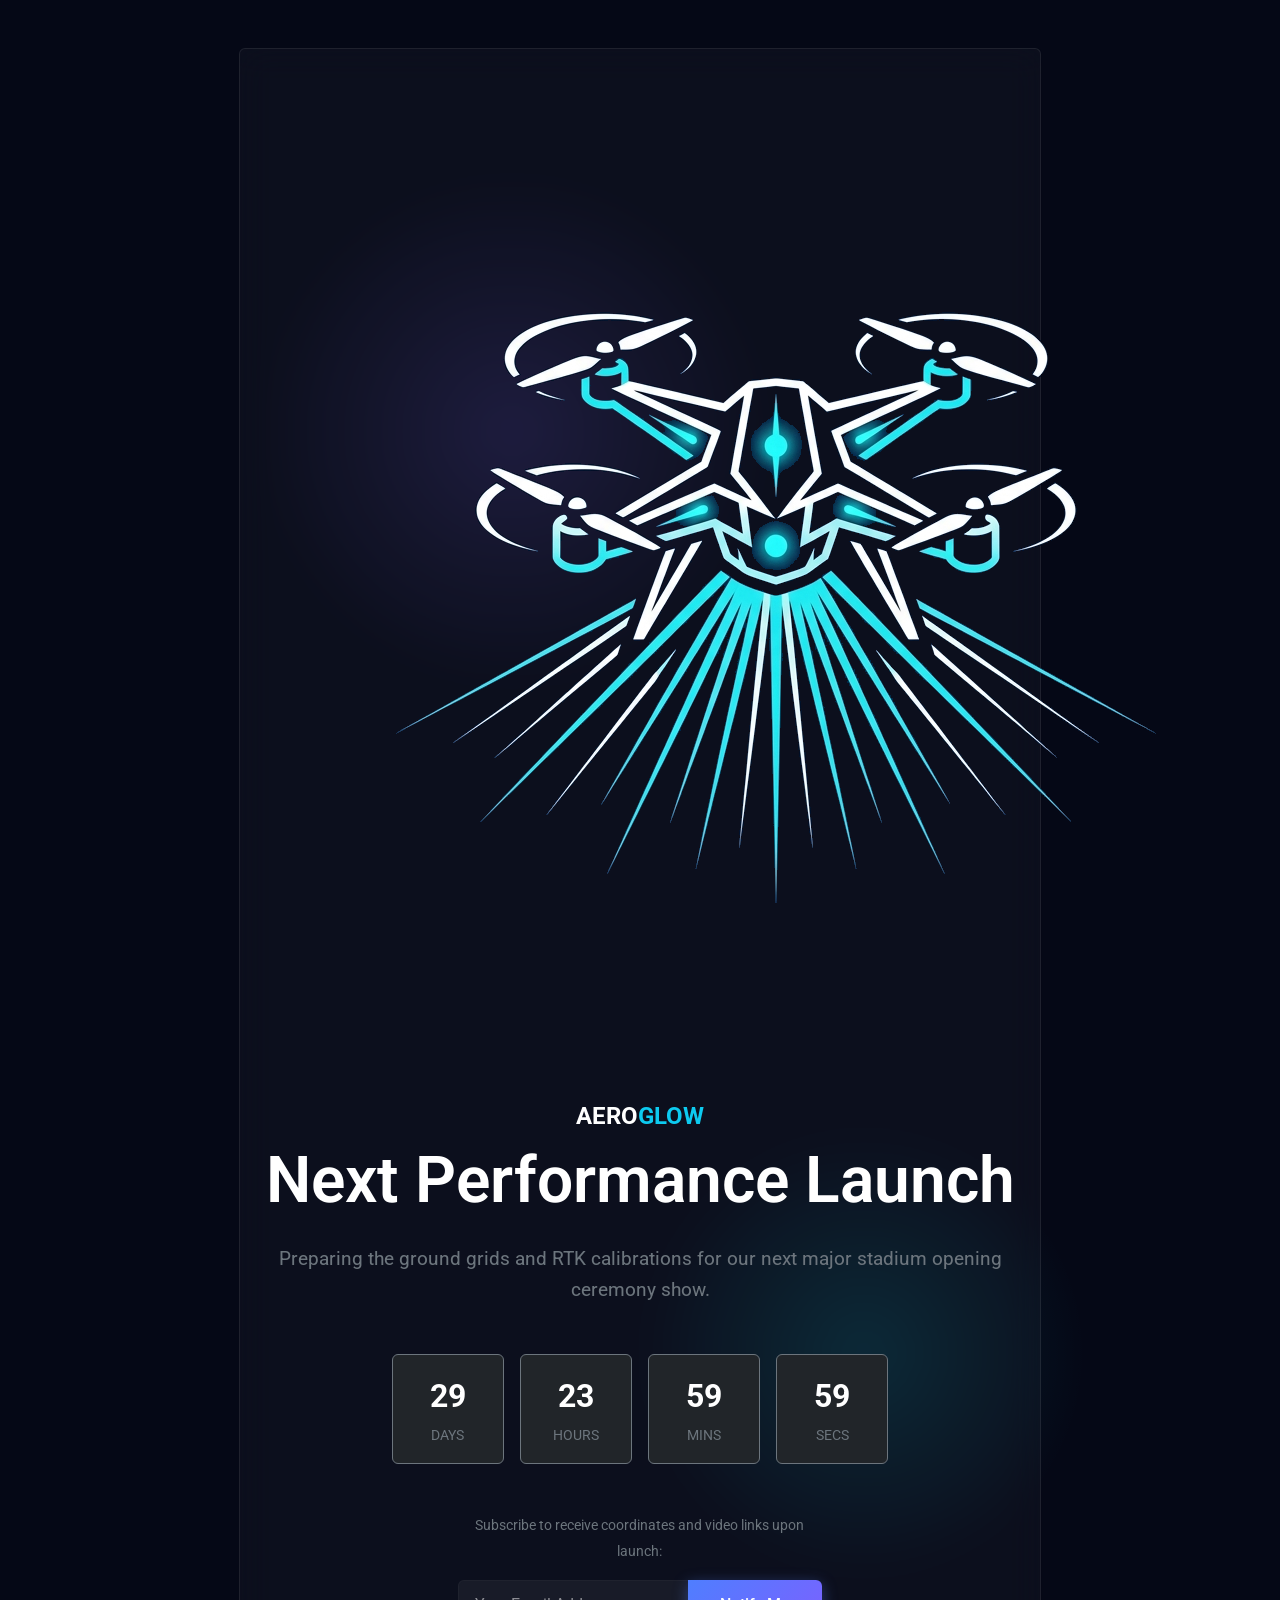
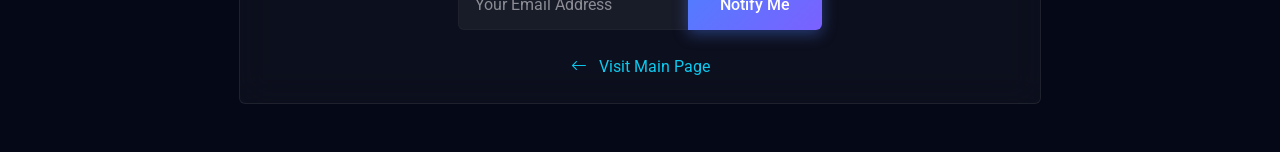
<file: coming-soon.html>
<!DOCTYPE html>
<html lang="en" dir="ltr">
<head>
  <meta charset="UTF-8">
  <meta name="viewport" content="width=device-width, initial-scale=1.0">
  <title>Next Launch Coming Soon | AeroGlow Drone Light Shows</title>
  <meta name="description" content="AeroGlow's next mega stadium drone performance launches soon. Check the live countdown.">
  <link rel="icon" type="image/png" href="assets/images/drone_logo.png">
  
  <!-- Bootstrap 5 CSS -->
  <link href="https://cdn.jsdelivr.net/npm/bootstrap@5.3.0/dist/css/bootstrap.min.css" rel="stylesheet">
  <!-- Bootstrap Icons -->
  <link href="https://cdn.jsdelivr.net/npm/bootstrap-icons@1.11.3/font/bootstrap-icons.min.css" rel="stylesheet">
  
  <!-- Custom Style Sheets -->
  <link rel="stylesheet" href="assets/css/style.css">
  <link rel="stylesheet" href="assets/css/dark-mode.css">
  <link rel="stylesheet" href="assets/css/rtl.css">
</head>
<body class="dark-theme">

  <!-- Main Content Center -->
  <main class="d-flex align-items-center min-vh-100 position-relative aurora-bg">
    <div class="container text-center py-5">
      <div class="row justify-content-center">
        <div class="col-lg-8">
          <div class="glass-card py-5">
            <span class="fs-4 fw-bold text-white mb-2 d-block"><img src="assets/images/drone_logo.png" alt="AeroGlow Logo" class="me-2">AERO<span class="text-info">GLOW</span></span>
            <h1 class="h2 text-white mb-4">Next Performance Launch</h1>
            <p class="text-secondary mb-5">Preparing the ground grids and RTK calibrations for our next major stadium opening ceremony show.</p>
            
            <!-- Countdown timer grid -->
            <div class="row g-3 justify-content-center mb-5">
              <div class="col-3 col-sm-2">
                <div class="bg-dark p-3 rounded border border-secondary">
                  <span class="fs-2 fw-bold text-white d-block" id="days">00</span>
                  <small class="text-secondary text-uppercase fs-8">Days</small>
                </div>
              </div>
              <div class="col-3 col-sm-2">
                <div class="bg-dark p-3 rounded border border-secondary">
                  <span class="fs-2 fw-bold text-white d-block" id="hours">00</span>
                  <small class="text-secondary text-uppercase fs-8">Hours</small>
                </div>
              </div>
              <div class="col-3 col-sm-2">
                <div class="bg-dark p-3 rounded border border-secondary">
                  <span class="fs-2 fw-bold text-white d-block" id="minutes">00</span>
                  <small class="text-secondary text-uppercase fs-8">Mins</small>
                </div>
              </div>
              <div class="col-3 col-sm-2">
                <div class="bg-dark p-3 rounded border border-secondary">
                  <span class="fs-2 fw-bold text-white d-block" id="seconds">00</span>
                  <small class="text-secondary text-uppercase fs-8">Secs</small>
                </div>
              </div>
            </div>

            <!-- Email signup -->
            <div class="row justify-content-center">
              <div class="col-md-8 col-lg-6">
                <form class="needs-validation-custom" novalidate id="soonNotifyForm">
                  <label class="form-label text-secondary mb-3"><small>Subscribe to receive coordinates and video links upon launch:</small></label>
                  <div class="input-group">
                    <input type="email" class="form-control form-control-custom" placeholder="Your Email Address" required>
                    <button class="btn btn-primary-custom" type="submit">Notify Me</button>
                  </div>
                </form>
              </div>
            </div>
            
            <div class="mt-4">
              <a href="index.html" class="text-info text-decoration-none"><i class="bi bi-arrow-left me-2"></i> Visit Main Page</a>
            </div>
          </div>
        </div>
      </div>
    </div>
  </main>

  <!-- Bootstrap 5 Bundle JS -->
  <script src="https://cdn.jsdelivr.net/npm/bootstrap@5.3.0/dist/js/bootstrap.bundle.min.js"></script>
  <!-- Countdown Timer script -->
  <script>
    document.addEventListener('DOMContentLoaded', () => {
      // Set target countdown date (e.g., 30 days from now)
      const targetDate = new Date();
      targetDate.setDate(targetDate.getDate() + 30);
      
      function updateTimer() {
        const now = new Date();
        const difference = targetDate.getTime() - now.getTime();
        
        if (difference <= 0) {
          clearInterval(timerInterval);
          return;
        }
        
        const d = Math.floor(difference / (1000 * 60 * 60 * 24));
        const h = Math.floor((difference % (1000 * 60 * 60 * 24)) / (1000 * 60 * 60));
        const m = Math.floor((difference % (1000 * 60 * 60)) / (1000 * 60));
        const s = Math.floor((difference % (1000 * 60)) / 1000);
        
        document.getElementById('days').innerText = String(d).padStart(2, '0');
        document.getElementById('hours').innerText = String(h).padStart(2, '0');
        document.getElementById('minutes').innerText = String(m).padStart(2, '0');
        document.getElementById('seconds').innerText = String(s).padStart(2, '0');
      }
      
      const timerInterval = setInterval(updateTimer, 1000);
      updateTimer();
    });
  </script>
</body>
</html>
</file>
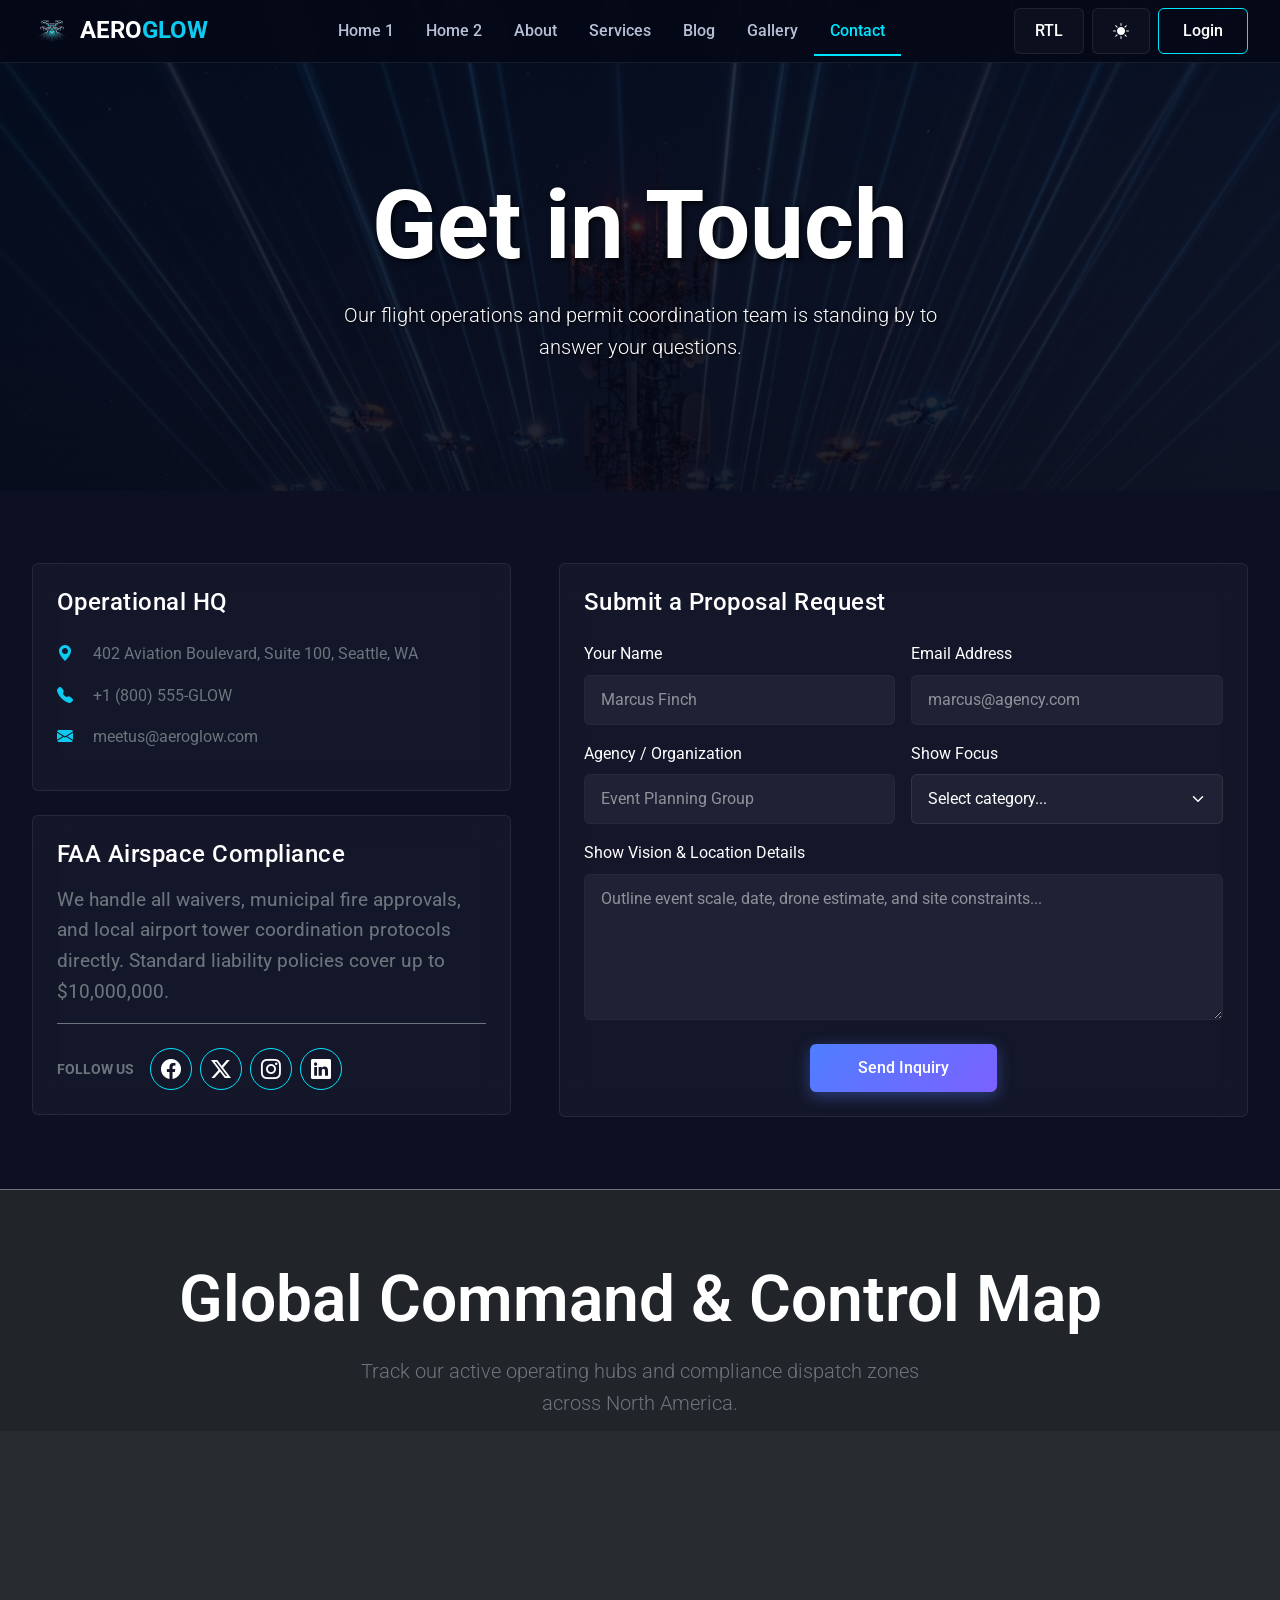
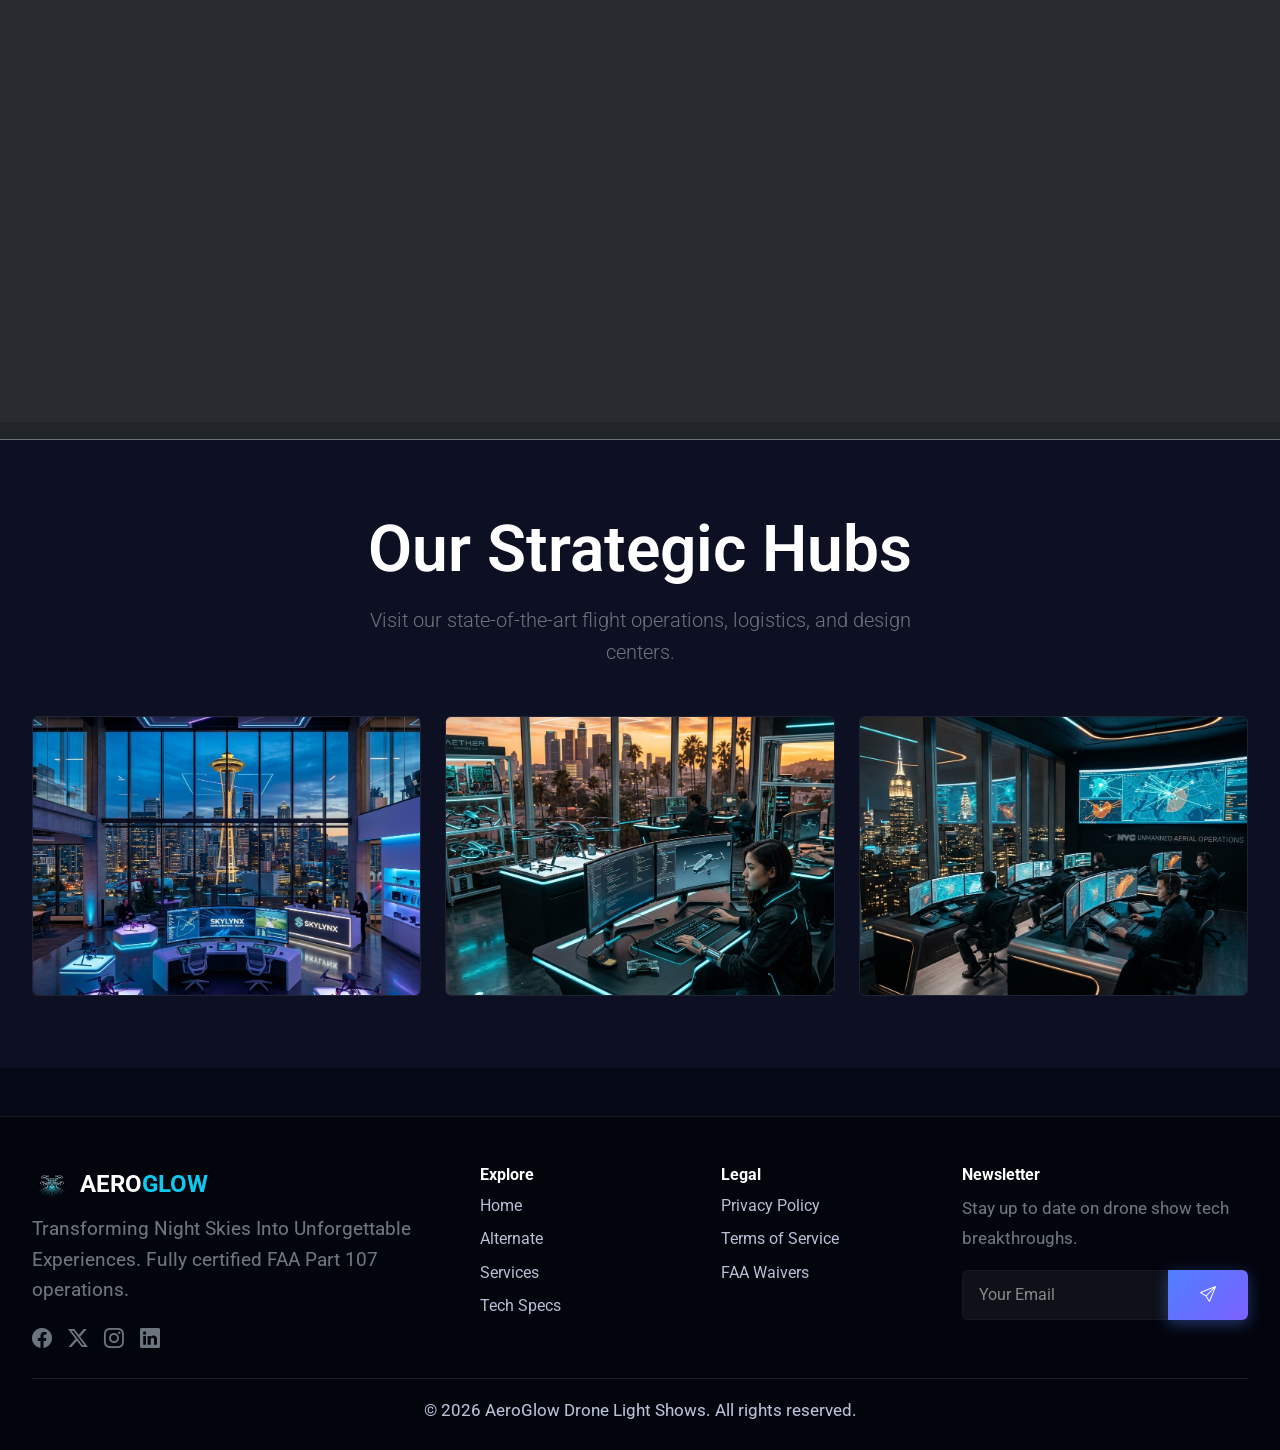
<file: contact.html>
<!DOCTYPE html>
<html lang="en" dir="ltr">

<head>
  <meta charset="UTF-8">
  <meta name="viewport" content="width=device-width, initial-scale=1.0">
  <title>Contact Us | AeroGlow Drone Light Shows</title>
  <meta name="description"
    content="Get in touch with our operations team, check airspace compliance, or request custom design catalogs.">
  <link rel="icon" type="image/png" href="assets/images/drone_logo.png">

  <!-- Bootstrap 5 CSS -->
  <link href="https://cdn.jsdelivr.net/npm/bootstrap@5.3.0/dist/css/bootstrap.min.css" rel="stylesheet">
  <!-- Bootstrap Icons -->
  <link href="https://cdn.jsdelivr.net/npm/bootstrap-icons@1.11.3/font/bootstrap-icons.min.css" rel="stylesheet">

  <!-- Custom Style Sheets -->
  <link rel="stylesheet" href="assets/css/style.css">
  <link rel="stylesheet" href="assets/css/dark-mode.css">
  <link rel="stylesheet" href="assets/css/rtl.css">
</head>

<body class="dark-theme">

  <!-- Header / Navigation Menu -->
  <header>
    <nav class="navbar navbar-expand-xl navbar-custom fixed-top">
      <div class="container">
        <a class="navbar-brand d-flex align-items-center" href="index.html" id="navLogo">
          <span class="fs-4 fw-bold text-white"><img src="assets/images/drone_logo.png" alt="AeroGlow Logo"
              class="me-2">AERO<span class="text-info">GLOW</span></span>
        </a>

        <button class="navbar-toggler border-0 text-white" type="button" data-bs-toggle="offcanvas"
          data-bs-target="#offcanvasNavbar" aria-controls="offcanvasNavbar" aria-label="Toggle navigation">
          <i class="bi bi-list fs-1"></i>
        </button>

        <div class="offcanvas offcanvas-end bg-dark" tabindex="-1" id="offcanvasNavbar"
          aria-labelledby="offcanvasNavbarLabel">
          <div class="offcanvas-header border-bottom border-secondary">
            <h5 class="offcanvas-title text-white" id="offcanvasNavbarLabel"></h5>
            <button type="button" class="btn-close btn-close-white" data-bs-dismiss="offcanvas"
              aria-label="Close"></button>
          </div>
          <div class="offcanvas-body">
            <ul class="navbar-nav mx-auto mb-2 mb-lg-0 align-items-xl-center">
              <li class="nav-item"><a class="nav-link nav-link-custom px-3" href="index.html">Home 1</a></li>
              <li class="nav-item"><a class="nav-link nav-link-custom px-3" href="home-2.html">Home 2</a></li>
              <li class="nav-item"><a class="nav-link nav-link-custom px-3" href="about.html">About</a></li>
              <li class="nav-item"><a class="nav-link nav-link-custom px-3" href="services.html">Services</a></li>
              <li class="nav-item"><a class="nav-link nav-link-custom px-3" href="blog.html">Blog</a></li>
              <li class="nav-item"><a class="nav-link nav-link-custom px-3" href="gallery.html">Gallery</a></li>
              <li class="nav-item"><a class="nav-link nav-link-custom active px-3" href="contact.html">Contact</a></li>
            </ul>

            <div class="d-flex align-items-center gap-2 flex-wrap">
              <button class="nav-toggle-btn rtl-toggle" id="rtlBtn" aria-label="Toggle RTL">RTL</button>
              <button class="nav-toggle-btn theme-toggle" id="themeBtn" aria-label="Toggle Theme"></button>
              <a href="login.html" class="btn btn-secondary-custom py-2 px-3" id="loginNav">Login</a>

            </div>
          </div>
        </div>
      </div>
    </nav>
  </header>


  <!-- Main Content -->
  <main>

    <!-- Inner Hero -->
    <section class="py-5 text-center position-relative aurora-bg inner-hero hero-contact">
      <div class="container py-5">
        <h1 class="mb-3 text-white">Get in Touch</h1>
        <p class="lead text-secondary max-width-600 mx-auto">Our flight operations and permit coordination team is
          standing by to answer your questions.</p>
      </div>
    </section>

    <!-- Contact Details & Form -->
    <section class="py-5 bg-dark-secondary">
      <div class="container py-4 text-start">
        <div class="row g-5">
          <!-- Information details -->
          <div class="col-lg-5">
            <div class="glass-card mb-4">
              <h3 class="h4 text-white mb-4">Operational HQ</h3>
              <ul class="list-unstyled text-secondary d-flex flex-column gap-3">
                <li><i class="bi bi-geo-alt-fill text-info me-3"></i> 402 Aviation Boulevard, Suite 100, Seattle, WA
                </li>
                <li><i class="bi bi-telephone-fill text-info me-3"></i> +1 (800) 555-GLOW</li>
                <li><i class="bi bi-envelope-fill text-info me-3"></i> meetus@aeroglow.com</li>
              </ul>
            </div>

            <div class="glass-card">
              <h3 class="h4 text-white mb-3">FAA Airspace Compliance</h3>
              <p class="text-secondary mb-3">We handle all waivers, municipal fire approvals, and local airport tower
                coordination protocols directly. Standard liability policies cover up to $10,000,000.</p>

              <!-- Social Media Connections -->
              <div class="pt-4 mt-2 border-top border-secondary d-flex flex-column flex-sm-row align-items-start align-items-sm-center gap-3">
                <span class="text-secondary fw-bold small text-uppercase tracking-wider">Follow Us</span>
                <div class="d-flex flex-wrap gap-2">
                  <a href="#"
                    class="btn btn-secondary-custom flex-shrink-0 p-0 d-inline-flex align-items-center justify-content-center rounded-circle"
                    style="width: 42px; height: 42px; transition: var(--transition-smooth);" aria-label="Facebook"><i
                      class="bi bi-facebook fs-5"></i></a>
                  <a href="#"
                    class="btn btn-secondary-custom flex-shrink-0 p-0 d-inline-flex align-items-center justify-content-center rounded-circle"
                    style="width: 42px; height: 42px; transition: var(--transition-smooth);" aria-label="Twitter X"><i
                      class="bi bi-twitter-x fs-5"></i></a>
                  <a href="#"
                    class="btn btn-secondary-custom flex-shrink-0 p-0 d-inline-flex align-items-center justify-content-center rounded-circle"
                    style="width: 42px; height: 42px; transition: var(--transition-smooth);" aria-label="Instagram"><i
                      class="bi bi-instagram fs-5"></i></a>
                  <a href="#"
                    class="btn btn-secondary-custom flex-shrink-0 p-0 d-inline-flex align-items-center justify-content-center rounded-circle"
                    style="width: 42px; height: 42px; transition: var(--transition-smooth);" aria-label="LinkedIn"><i
                      class="bi bi-linkedin fs-5"></i></a>
                </div>
              </div>
            </div>
          </div>

          <!-- Proposal Request Form -->
          <div class="col-lg-7">
            <div class="glass-card">
              <h3 class="h4 text-white mb-4">Submit a Proposal Request</h3>
              <form class="needs-validation-custom" novalidate id="contactProposalForm">
                <div class="row g-3">
                  <div class="col-md-6">
                    <label for="contactNameInput" class="form-label text-white">Your Name</label>
                    <input type="text" class="form-control form-control-custom" id="contactNameInput" required
                      placeholder="Marcus Finch">
                  </div>
                  <div class="col-md-6">
                    <label for="contactEmailInput" class="form-label text-white">Email Address</label>
                    <input type="email" class="form-control form-control-custom" id="contactEmailInput" required
                      placeholder="marcus@agency.com">
                  </div>
                  <div class="col-md-6">
                    <label for="contactOrgInput" class="form-label text-white">Agency / Organization</label>
                    <input type="text" class="form-control form-control-custom" id="contactOrgInput" required
                      placeholder="Event Planning Group">
                  </div>
                  <div class="col-md-6">
                    <label for="contactShowType" class="form-label text-white">Show Focus</label>
                    <select class="form-select form-control-custom" id="contactShowType" required>
                      <option value="" disabled selected>Select category...</option>
                      <option value="corp">Corporate Brand Activation</option>
                      <option value="muni">Municipal Celebration</option>
                      <option value="sports">Sports Ceremony</option>
                      <option value="custom">Custom Aerial Storytelling</option>
                    </select>
                  </div>
                  <div class="col-12">
                    <label for="contactMessage" class="form-label text-white">Show Vision & Location Details</label>
                    <textarea class="form-control form-control-custom" id="contactMessage" rows="5" required
                      placeholder="Outline event scale, date, drone estimate, and site constraints..."></textarea>
                  </div>
                  <div class="col-12 mt-4 text-center">
                    <button type="submit" class="btn btn-primary-custom px-5">Send Inquiry</button>
                  </div>
                </div>
              </form>
            </div>
          </div>
        </div>
      </div>
    </section>

    <!-- Map Integration Section -->
    <section class="py-5 bg-dark border-top border-secondary">
      <div class="container py-4 text-center">
        <h2 class="mb-3 text-white">Global Command & Control Map</h2>
        <p class="lead text-secondary max-width-600 mx-auto mb-5">Track our active operating hubs and compliance
          dispatch zones across North America.</p>
        <div class="glass-card p-0 overflow-hidden dark-map-container"
          style="border-radius: var(--border-radius-custom);">
          <iframe
            src="https://www.google.com/maps/embed?pb=!1m18!1m12!1m3!1d3550.000000000000!2d-122.34927740000001!3d47.6205099!2m3!1f0!2f0!3f0!3m2!1i1024!2i768!4f13.1!3m3!1m2!1s0x5490151f4ed5b7f9%3A0x2f153a77a94f6f1!2sSpace%20Needle!5e0!3m2!1sen!2sus!4v1700000000000!5m2!1sen!2sus"
            width="100%" height="450" style="border:0; display: block;" allowfullscreen="" loading="lazy"
            referrerpolicy="no-referrer-when-downgrade">
          </iframe>
        </div>
      </div>
    </section>

    <!-- Strategic Hub Locations Section -->
    <section class="py-5 bg-dark-secondary border-top border-secondary">
      <div class="container py-4 text-center">
        <h2 class="mb-3 text-white">Our Strategic Hubs</h2>
        <p class="lead text-secondary max-width-600 mx-auto mb-5">Visit our state-of-the-art flight operations,
          logistics, and design centers.</p>

        <div class="row g-4 justify-content-center">
          <div class="col-lg-4 col-md-6">
            <div class="gallery-item location-card">
              <img src="assets/images/location_seattle.png" alt="Seattle HQ">
              <div class="gallery-item-overlay text-start">
                <span class="fw-bold text-white d-block">Seattle HQ</span>
                <small class="text-secondary">Operational HQ & Airspace Coordination</small>
              </div>
            </div>
          </div>
          <div class="col-lg-4 col-md-6">
            <div class="gallery-item location-card">
              <img src="assets/images/location_la.png" alt="Los Angeles Studio">
              <div class="gallery-item-overlay text-start">
                <span class="fw-bold text-white d-block">Los Angeles Studio</span>
                <small class="text-secondary">Drone Design & Light Choreography Lab</small>
              </div>
            </div>
          </div>
          <div class="col-lg-4 col-md-6">
            <div class="gallery-item location-card">
              <img src="assets/images/location_ny.png" alt="New York Operations">
              <div class="gallery-item-overlay text-start">
                <span class="fw-bold text-white d-block">New York Dispatch</span>
                <small class="text-secondary">East Coast Operations & Logistics Hub</small>
              </div>
            </div>
          </div>
        </div>
      </div>
    </section>

  </main>

  <!-- Global Footer -->
  <footer class="pt-5 pb-4 mt-5">
    <div class="container text-start">
      <div class="row g-4 justify-content-between">
        <div class="col-md-4">
          <span class="fs-4 fw-bold text-white"><img src="assets/images/drone_logo.png" alt="AeroGlow Logo"
              class="me-2 footer-logo-img">AERO<span class="text-info">GLOW</span></span>
          <p class="text-secondary mt-2">Transforming Night Skies Into Unforgettable Experiences. Fully certified FAA
            Part 107 operations.</p>
          <div class="d-flex gap-3 fs-5 mt-2 footer-socials">
            <a href="#" class="text-secondary social-icon"><i class="bi bi-facebook"></i></a>
            <a href="#" class="text-secondary social-icon"><i class="bi bi-twitter-x"></i></a>
            <a href="#" class="text-secondary social-icon"><i class="bi bi-instagram"></i></a>
            <a href="#" class="text-secondary social-icon"><i class="bi bi-linkedin"></i></a>
          </div>
        </div>
        <div class="col-6 col-md-2">
          <h4 class="h6 text-white fw-bold">Explore</h4>
          <ul class="list-unstyled text-secondary mt-2 d-flex flex-column gap-2">
            <li><a href="index.html" class="text-decoration-none">Home</a></li>
            <li><a href="home-2.html" class="text-decoration-none">Alternate</a></li>
            <li><a href="index.html#services" class="text-decoration-none">Services</a></li>
            <li><a href="index.html#capabilities" class="text-decoration-none">Tech Specs</a></li>
          </ul>
        </div>
        <div class="col-6 col-md-2">
          <h4 class="h6 text-white fw-bold">Legal</h4>
          <ul class="list-unstyled text-secondary mt-2 d-flex flex-column gap-2">
            <li><a href="#" class="text-decoration-none">Privacy Policy</a></li>
            <li><a href="#" class="text-decoration-none">Terms of Service</a></li>
            <li><a href="#" class="text-decoration-none">FAA Waivers</a></li>
          </ul>
        </div>
        <div class="col-md-3">
          <h4 class="h6 text-white fw-bold">Newsletter</h4>
          <p class="text-secondary mt-2"><small>Stay up to date on drone show tech breakthroughs.</small></p>
          <div class="input-group mt-2">
            <input type="email" class="form-control form-control-custom" placeholder="Your Email"
              aria-label="Your Email">
            <button class="btn btn-primary-custom" type="button"><i class="bi bi-send"></i></button>
          </div>
        </div>
      </div>

      <hr class="border-secondary mt-4 mb-3">

      <div class="text-center text-secondary">
        <p class="mb-0"><small>&copy; 2026 AeroGlow Drone Light Shows. All rights reserved.</small></p>
      </div>
    </div>
  </footer>

  <!-- Back to Top Button -->
  <button id="backToTopBtn" class="back-to-top" title="Go to top">
    <i class="bi bi-arrow-up"></i>
  </button>

  <!-- Bootstrap 5 Bundle JS -->
  <script src="https://cdn.jsdelivr.net/npm/bootstrap@5.3.0/dist/js/bootstrap.bundle.min.js"></script>
  <!-- Custom JS Application Logic -->
  <script src="assets/js/main.js"></script>
</body>

</html>
</file>
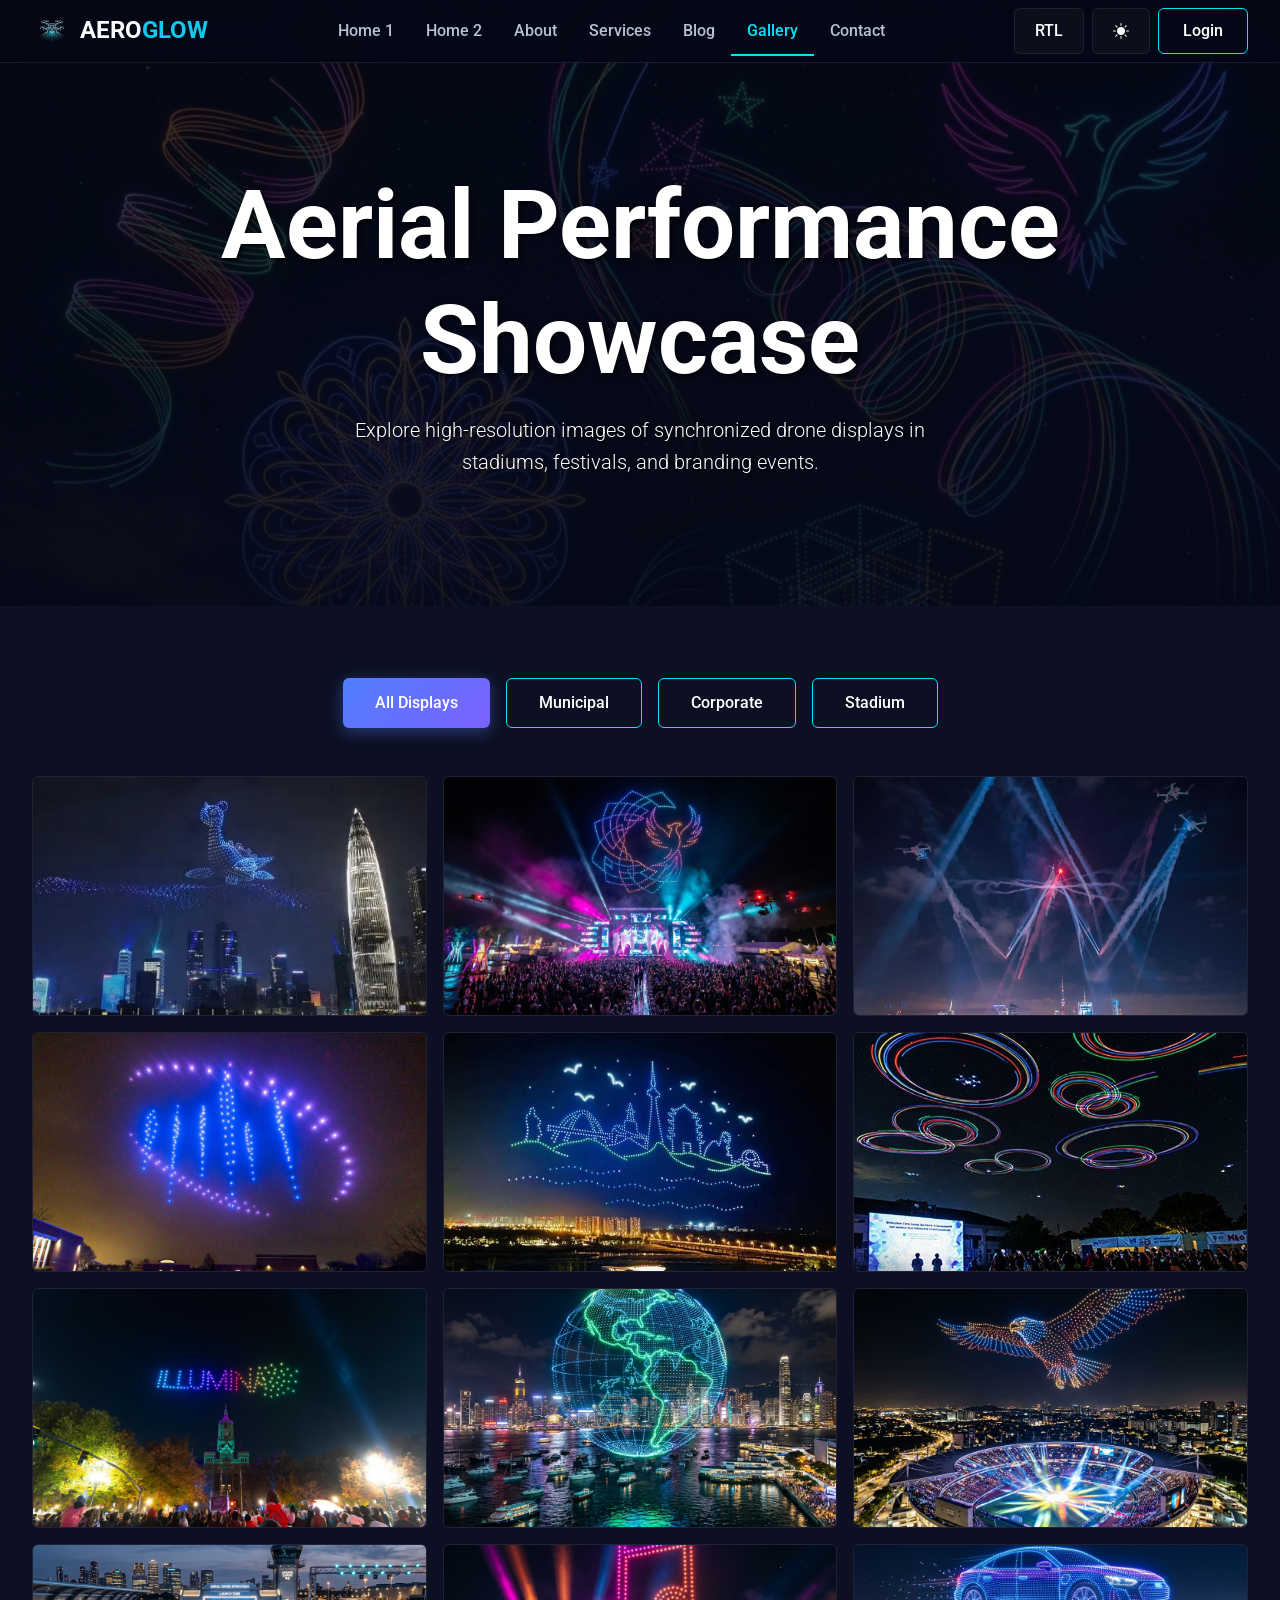
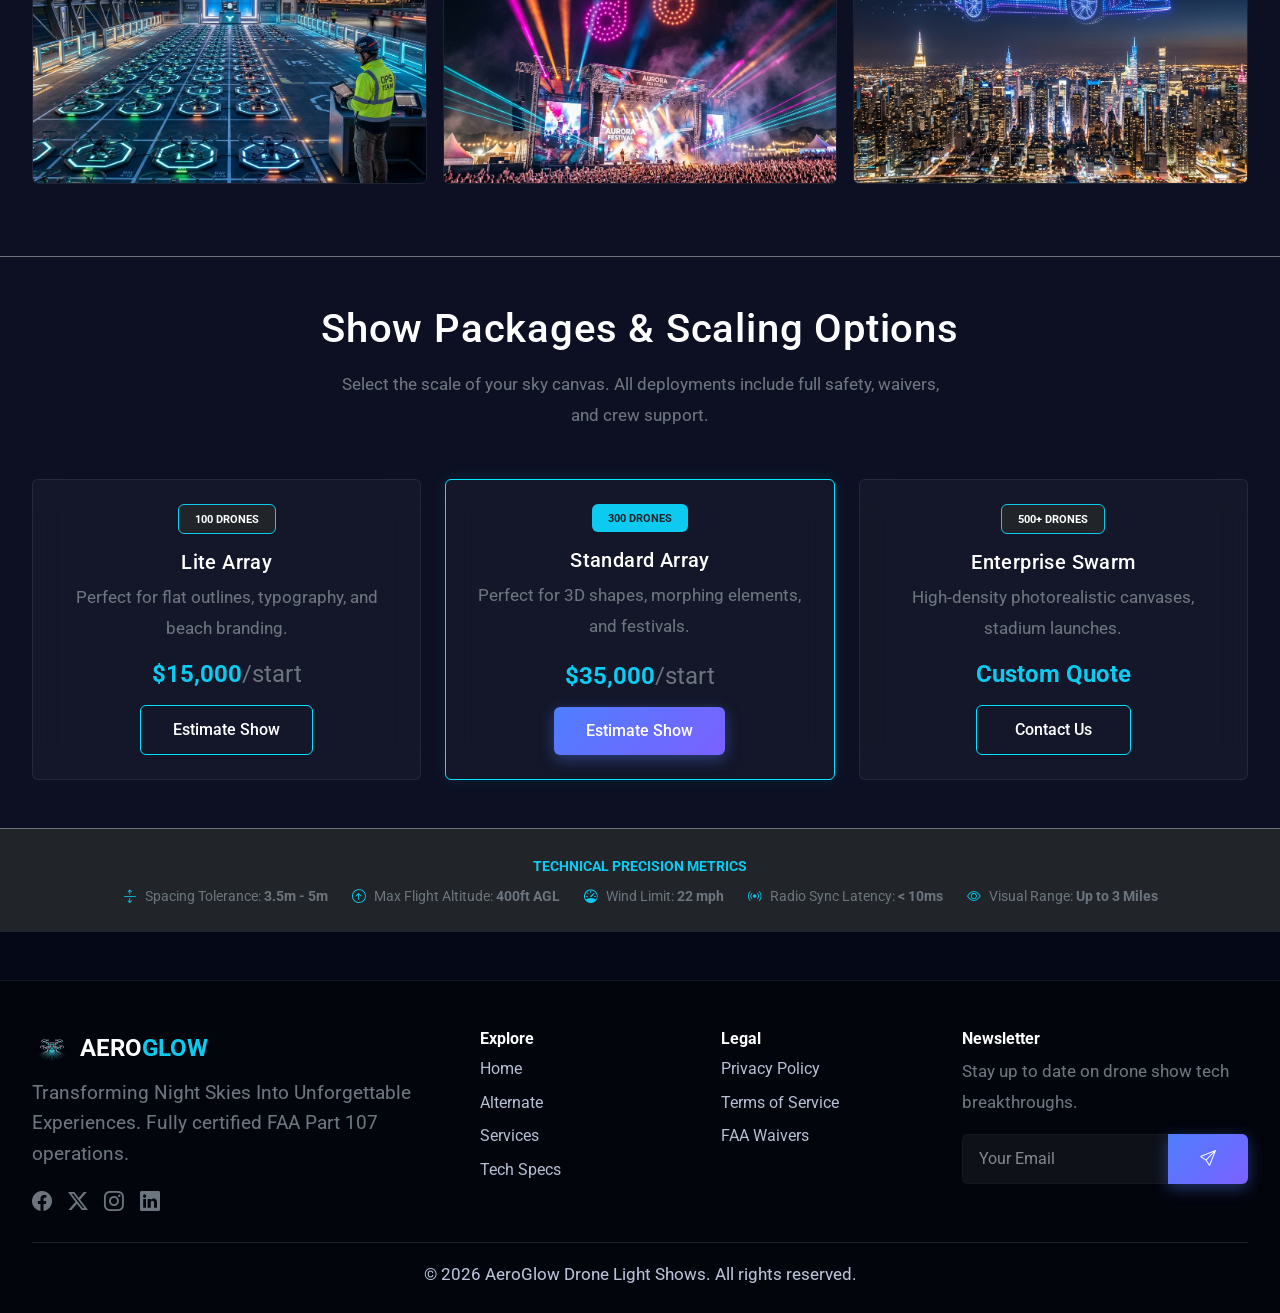
<file: gallery.html>
<!DOCTYPE html>
<html lang="en" dir="ltr">
<head>
  <meta charset="UTF-8">
  <meta name="viewport" content="width=device-width, initial-scale=1.0">
  <title>Gallery | AeroGlow Drone Light Shows</title>
  <meta name="description" content="View high-resolution photography of actual drone light shows, sky animations, and logo alignments.">
  <link rel="icon" type="image/png" href="assets/images/drone_logo.png">
  
  <!-- Bootstrap 5 CSS -->
  <link href="https://cdn.jsdelivr.net/npm/bootstrap@5.3.0/dist/css/bootstrap.min.css" rel="stylesheet">
  <!-- Bootstrap Icons -->
  <link href="https://cdn.jsdelivr.net/npm/bootstrap-icons@1.11.3/font/bootstrap-icons.min.css" rel="stylesheet">
  
  <!-- Custom Style Sheets -->
  <link rel="stylesheet" href="assets/css/style.css">
  <link rel="stylesheet" href="assets/css/dark-mode.css">
  <link rel="stylesheet" href="assets/css/rtl.css">
</head>
<body class="dark-theme">

  <!-- Header / Navigation Menu -->
  <header>
    <nav class="navbar navbar-expand-xl navbar-custom fixed-top">
      <div class="container">
        <a class="navbar-brand d-flex align-items-center" href="index.html" id="navLogo">
          <span class="fs-4 fw-bold text-white"><img src="assets/images/drone_logo.png" alt="AeroGlow Logo" class="me-2">AERO<span class="text-info">GLOW</span></span>
        </a>
        
        <button class="navbar-toggler border-0 text-white" type="button" data-bs-toggle="offcanvas" data-bs-target="#offcanvasNavbar" aria-controls="offcanvasNavbar" aria-label="Toggle navigation">
          <i class="bi bi-list fs-1"></i>
        </button>
        
        <div class="offcanvas offcanvas-end bg-dark" tabindex="-1" id="offcanvasNavbar" aria-labelledby="offcanvasNavbarLabel">
          <div class="offcanvas-header border-bottom border-secondary">
            <h5 class="offcanvas-title text-white" id="offcanvasNavbarLabel"></h5>
            <button type="button" class="btn-close btn-close-white" data-bs-dismiss="offcanvas" aria-label="Close"></button>
          </div>
          <div class="offcanvas-body">
            <ul class="navbar-nav mx-auto mb-2 mb-lg-0 align-items-xl-center">
              <li class="nav-item"><a class="nav-link nav-link-custom px-3" href="index.html">Home 1</a></li>
              <li class="nav-item"><a class="nav-link nav-link-custom px-3" href="home-2.html">Home 2</a></li>
              <li class="nav-item"><a class="nav-link nav-link-custom px-3" href="about.html">About</a></li>
              <li class="nav-item"><a class="nav-link nav-link-custom px-3" href="services.html">Services</a></li>
              <li class="nav-item"><a class="nav-link nav-link-custom px-3" href="blog.html">Blog</a></li>
              <li class="nav-item"><a class="nav-link nav-link-custom active px-3" href="gallery.html">Gallery</a></li>
              <li class="nav-item"><a class="nav-link nav-link-custom px-3" href="contact.html">Contact</a></li>
            </ul>
            
            <div class="d-flex align-items-center gap-2 flex-wrap">
              <button class="nav-toggle-btn rtl-toggle" id="rtlBtn" aria-label="Toggle RTL">RTL</button>
              <button class="nav-toggle-btn theme-toggle" id="themeBtn" aria-label="Toggle Theme"></button>
              <a href="login.html" class="btn btn-secondary-custom py-2 px-3" id="loginNav">Login</a>
              
            </div>
          </div>
        </div>
      </div>
    </nav>
  </header>


  <!-- Main Content -->
  <main>

    <!-- Inner Hero -->
    <section class="py-5 text-center position-relative aurora-bg inner-hero hero-gallery">
      <div class="container py-5">
        <h1 class="mb-3 text-white">Aerial Performance Showcase</h1>
        <p class="lead text-secondary max-width-600 mx-auto">Explore high-resolution images of synchronized drone displays in stadiums, festivals, and branding events.</p>
      </div>
    </section>

    <!-- Gallery Grid -->
    <section class="py-5 bg-dark-secondary">
      <div class="container py-4 text-start">
        
        <!-- Filter Tabs -->
        <div class="d-flex justify-content-center gap-3 mb-5 flex-wrap" id="filterTabs">
          <button class="btn btn-primary-custom btn-sm" data-filter="all">All Displays</button>
          <button class="btn btn-secondary-custom btn-sm" data-filter="municipal">Municipal</button>
          <button class="btn btn-secondary-custom btn-sm" data-filter="corporate">Corporate</button>
          <button class="btn btn-secondary-custom btn-sm" data-filter="stadium">Stadium</button>
        </div>

        <div class="gallery-masonry" id="galleryMasonry">
          <div class="gallery-item" data-category="corporate">
            <img src="assets/images/gallery_1.jpg" alt="Drone formation design sample">
            <div class="gallery-item-overlay">
              <span class="fw-bold text-white d-block">Corporate Branding</span>
              <small class="text-secondary">Logos in the Sky</small>
            </div>
          </div>
          <div class="gallery-item" data-category="municipal">
            <img src="assets/images/gallery_2.jpg" alt="Holiday drone celebration lights">
            <div class="gallery-item-overlay">
              <span class="fw-bold text-white d-block">National Day Event</span>
              <small class="text-secondary">Holiday Celebrations</small>
            </div>
          </div>
          <div class="gallery-item" data-category="stadium">
            <img src="assets/images/gallery_3.jpg" alt="Stadium drone show opening">
            <div class="gallery-item-overlay">
              <span class="fw-bold text-white d-block">Stadium Openings</span>
              <small class="text-secondary">Sports Events</small>
            </div>
          </div>
          <div class="gallery-item" data-category="municipal">
            <img src="assets/images/gallery_4.jpg" alt="City festival show display">
            <div class="gallery-item-overlay">
              <span class="fw-bold text-white d-block">City Festivals</span>
              <small class="text-secondary">Public Gatherings</small>
            </div>
          </div>
          <div class="gallery-item" data-category="corporate">
            <img src="assets/images/gallery_5.jpg" alt="Bespoke shapes layout">
            <div class="gallery-item-overlay">
              <span class="fw-bold text-white d-block">Bespoke Storytelling</span>
              <small class="text-secondary">Shapes & Emblems</small>
            </div>
          </div>
          <div class="gallery-item" data-category="other">
            <img src="assets/images/gallery_6.jpg" alt="Spectacular lighting coordinates">
            <div class="gallery-item-overlay">
              <span class="fw-bold text-white d-block">Precision Coordination</span>
              <small class="text-secondary">RGB Pixel Sync</small>
            </div>
          </div>
          <div class="gallery-item" data-category="other">
            <img src="assets/images/gallery_7.jpg" alt="Drone swarm coordinate details">
            <div class="gallery-item-overlay">
              <span class="fw-bold text-white d-block">Massive Swarm Layouts</span>
              <small class="text-secondary">Enterprise Architecture</small>
            </div>
          </div>
          <div class="gallery-item" data-category="municipal">
            <img src="assets/images/gallery_8.png" alt="Drone globe performance">
            <div class="gallery-item-overlay">
              <span class="fw-bold text-white d-block">Global Formations</span>
              <small class="text-secondary">Harbor Light Shows</small>
            </div>
          </div>
          <div class="gallery-item" data-category="stadium">
            <img src="assets/images/gallery_9.png" alt="Stadium eagle performance">
            <div class="gallery-item-overlay">
              <span class="fw-bold text-white d-block">Mascot & Logo Renders</span>
              <small class="text-secondary">Stadium Swarms</small>
            </div>
          </div>
          <div class="gallery-item" data-category="other">
            <img src="assets/images/gallery_10.png" alt="Launchpad setup">
            <div class="gallery-item-overlay">
              <span class="fw-bold text-white d-block">Pre-Flight Readiness</span>
              <small class="text-secondary">Carbon Fiber Swarms</small>
            </div>
          </div>
          <div class="gallery-item" data-category="stadium">
            <img src="assets/images/gallery_11.png" alt="Festival concert note show">
            <div class="gallery-item-overlay">
              <span class="fw-bold text-white d-block">Concert Integrations</span>
              <small class="text-secondary">Festival Skies</small>
            </div>
          </div>
          <div class="gallery-item" data-category="corporate">
            <img src="assets/images/gallery_12.png" alt="City car outline show">
            <div class="gallery-item-overlay">
              <span class="fw-bold text-white d-block">3D Product Launches</span>
              <small class="text-secondary">Urban Skylines</small>
            </div>
          </div>
        </div>
      </div>
    </section>


    <!-- Compact, Ultra-Premium Pricing Section -->
    <section class="py-5 bg-dark-secondary border-top border-secondary">
      <div class="container text-center">
        <h2 class="h3 text-white mb-3">Show Packages & Scaling Options</h2>
        <p class="text-secondary max-width-600 mx-auto mb-5"><small>Select the scale of your sky canvas. All deployments include full safety, waivers, and crew support.</small></p>
        
        <div class="row g-4 justify-content-center">
          <!-- Card 1 -->
          <div class="col-md-4">
            <div class="glass-card py-4 px-3 h-100 d-flex flex-column justify-content-between align-items-center">
              <div>
                <span class="badge bg-dark text-white border border-info mb-3 px-3 py-2 text-uppercase fw-bold"><small>100 Drones</small></span>
                <h3 class="h5 text-white mb-2">Lite Array</h3>
                <p class="text-secondary mb-3"><small>Perfect for flat outlines, typography, and beach branding.</small></p>
              </div>
              <div>
                <h4 class="h4 text-info fw-bold mb-3">$15,000<span class="text-secondary fs-7 fw-normal">/start</span></h4>
                <a href="booking.html" class="btn btn-secondary-custom btn-sm w-100">Estimate Show</a>
              </div>
            </div>
          </div>
          
          <!-- Card 2 -->
          <div class="col-md-4">
            <div class="glass-card py-4 px-3 h-100 d-flex flex-column justify-content-between align-items-center" style="border-color: var(--accent-secondary); box-shadow: 0 0 15px rgba(0, 229, 255, 0.1);">
              <div>
                <span class="badge bg-info text-dark mb-3 px-3 py-2 text-uppercase fw-bold"><small>300 Drones</small></span>
                <h3 class="h5 text-white mb-2">Standard Array</h3>
                <p class="text-secondary mb-3"><small>Perfect for 3D shapes, morphing elements, and festivals.</small></p>
              </div>
              <div>
                <h4 class="h4 text-info fw-bold mb-3">$35,000<span class="text-secondary fs-7 fw-normal">/start</span></h4>
                <a href="booking.html" class="btn btn-primary-custom btn-sm w-100">Estimate Show</a>
              </div>
            </div>
          </div>
          
          <!-- Card 3 -->
          <div class="col-md-4">
            <div class="glass-card py-4 px-3 h-100 d-flex flex-column justify-content-between align-items-center">
              <div>
                <span class="badge bg-dark text-white border border-info mb-3 px-3 py-2 text-uppercase fw-bold"><small>500+ Drones</small></span>
                <h3 class="h5 text-white mb-2">Enterprise Swarm</h3>
                <p class="text-secondary mb-3"><small>High-density photorealistic canvases, stadium launches.</small></p>
              </div>
              <div>
                <h4 class="h4 text-info fw-bold mb-3">Custom Quote</h4>
                <a href="contact.html" class="btn btn-secondary-custom btn-sm w-100">Contact Us</a>
              </div>
            </div>
          </div>
        </div>
      </div>
    </section>

    <!-- Small Unique Section: Swarm Technical Performance Metrics -->
    <section class="py-4 bg-dark border-top border-secondary">
      <div class="container text-center">
        <span class="text-info fw-bold text-uppercase d-block mb-2"><small>Technical Precision Metrics</small></span>
        <div class="d-flex flex-wrap justify-content-center gap-4 text-secondary" style="font-size: 0.85rem;">
          <div class="d-flex align-items-center gap-2">
            <i class="bi bi-arrows-expand text-info"></i>
            <span>Spacing Tolerance: <strong>3.5m - 5m</strong></span>
          </div>
          <div class="d-flex align-items-center gap-2">
            <i class="bi bi-arrow-up-circle text-info"></i>
            <span>Max Flight Altitude: <strong>400ft AGL</strong></span>
          </div>
          <div class="d-flex align-items-center gap-2">
            <i class="bi bi-speedometer text-info"></i>
            <span>Wind Limit: <strong>22 mph</strong></span>
          </div>
          <div class="d-flex align-items-center gap-2">
            <i class="bi bi-broadcast text-info"></i>
            <span>Radio Sync Latency: <strong>&lt; 10ms</strong></span>
          </div>
          <div class="d-flex align-items-center gap-2">
            <i class="bi bi-eye text-info"></i>
            <span>Visual Range: <strong>Up to 3 Miles</strong></span>
          </div>
        </div>
      </div>
    </section>

  </main>

  <!-- Global Footer -->
  <footer class="pt-5 pb-4 mt-5">
    <div class="container text-start">
      <div class="row g-4 justify-content-between">
        <div class="col-md-4">
          <span class="fs-4 fw-bold text-white"><img src="assets/images/drone_logo.png" alt="AeroGlow Logo"
              class="me-2 footer-logo-img">AERO<span class="text-info">GLOW</span></span>
          <p class="text-secondary mt-2">Transforming Night Skies Into Unforgettable Experiences. Fully certified FAA
            Part 107 operations.</p>
          <div class="d-flex gap-3 fs-5 mt-2 footer-socials">
            <a href="#" class="text-secondary social-icon"><i class="bi bi-facebook"></i></a>
            <a href="#" class="text-secondary social-icon"><i class="bi bi-twitter-x"></i></a>
            <a href="#" class="text-secondary social-icon"><i class="bi bi-instagram"></i></a>
            <a href="#" class="text-secondary social-icon"><i class="bi bi-linkedin"></i></a>
          </div>
        </div>
        <div class="col-6 col-md-2">
          <h4 class="h6 text-white fw-bold">Explore</h4>
          <ul class="list-unstyled text-secondary mt-2 d-flex flex-column gap-2">
            <li><a href="index.html" class="text-decoration-none">Home</a></li>
            <li><a href="home-2.html" class="text-decoration-none">Alternate</a></li>
            <li><a href="index.html#services" class="text-decoration-none">Services</a></li>
            <li><a href="index.html#capabilities" class="text-decoration-none">Tech Specs</a></li>
          </ul>
        </div>
        <div class="col-6 col-md-2">
          <h4 class="h6 text-white fw-bold">Legal</h4>
          <ul class="list-unstyled text-secondary mt-2 d-flex flex-column gap-2">
            <li><a href="#" class="text-decoration-none">Privacy Policy</a></li>
            <li><a href="#" class="text-decoration-none">Terms of Service</a></li>
            <li><a href="#" class="text-decoration-none">FAA Waivers</a></li>
          </ul>
        </div>
        <div class="col-md-3">
          <h4 class="h6 text-white fw-bold">Newsletter</h4>
          <p class="text-secondary mt-2"><small>Stay up to date on drone show tech breakthroughs.</small></p>
          <div class="input-group mt-2">
            <input type="email" class="form-control form-control-custom" placeholder="Your Email"
              aria-label="Your Email">
            <button class="btn btn-primary-custom" type="button"><i class="bi bi-send"></i></button>
          </div>
        </div>
      </div>

      <hr class="border-secondary mt-4 mb-3">

      <div class="text-center text-secondary">
        <p class="mb-0"><small>&copy; 2026 AeroGlow Drone Light Shows. All rights reserved.</small></p>
      </div>
    </div>
  </footer>

  <!-- Back to Top Button -->
  <button id="backToTopBtn" class="back-to-top" title="Go to top">
    <i class="bi bi-arrow-up"></i>
  </button>

  <!-- Bootstrap 5 Bundle JS -->
  <script src="https://cdn.jsdelivr.net/npm/bootstrap@5.3.0/dist/js/bootstrap.bundle.min.js"></script>
  <!-- Custom JS Application Logic -->
  <script src="assets/js/main.js"></script>
  <!-- Gallery Interactive Filtering Script -->
  <script>
    document.addEventListener('DOMContentLoaded', function() {
      const filterButtons = document.querySelectorAll('#filterTabs button');
      const galleryItems = document.querySelectorAll('#galleryMasonry .gallery-item');

      filterButtons.forEach(button => {
        button.addEventListener('click', function() {
          const filter = this.getAttribute('data-filter');

          // Update active button styles
          filterButtons.forEach(btn => {
            btn.className = 'btn btn-secondary-custom btn-sm';
          });
          this.className = 'btn btn-primary-custom btn-sm';

          // Filter gallery items
          galleryItems.forEach(item => {
            const category = item.getAttribute('data-category');
            if (filter === 'all' || category === filter) {
              item.classList.remove('hidden');
            } else {
              item.classList.add('hidden');
            }
          });
        });
      });
    });
  </script>
</body>
</html>
</file>
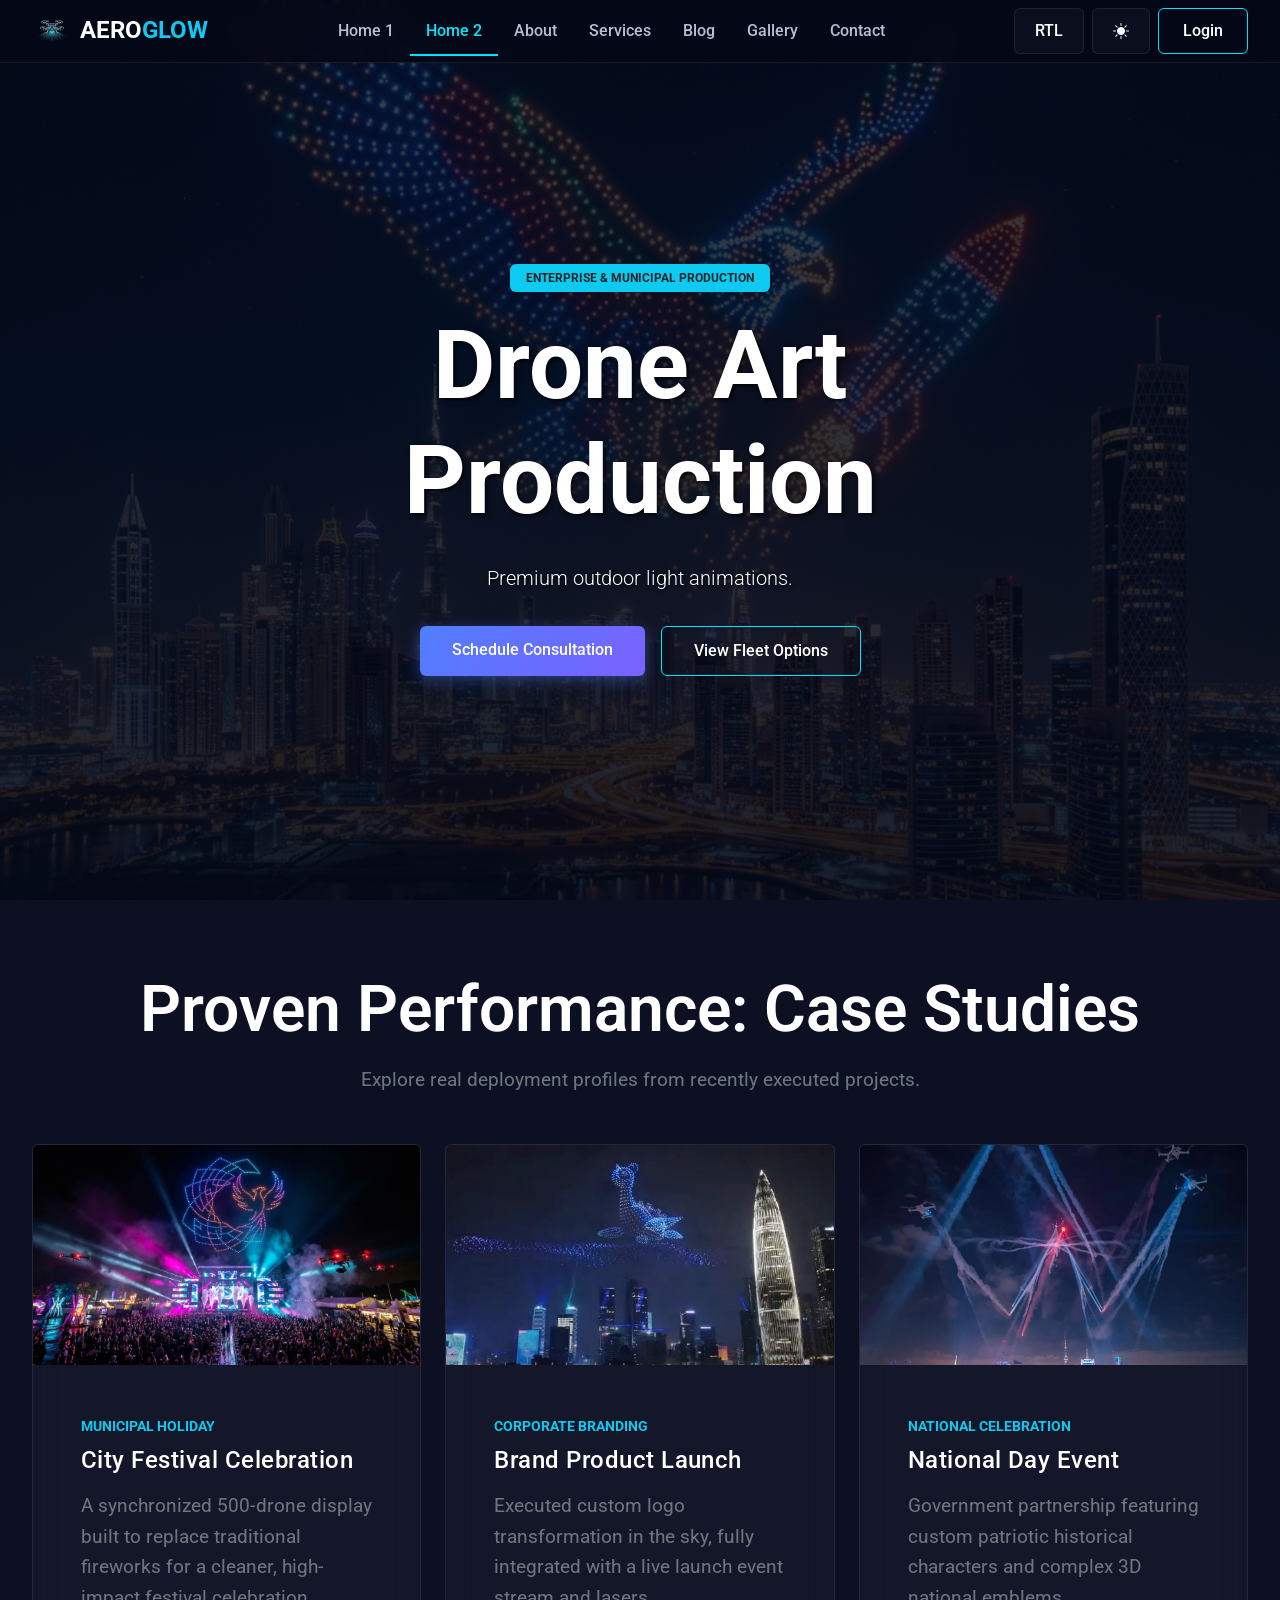
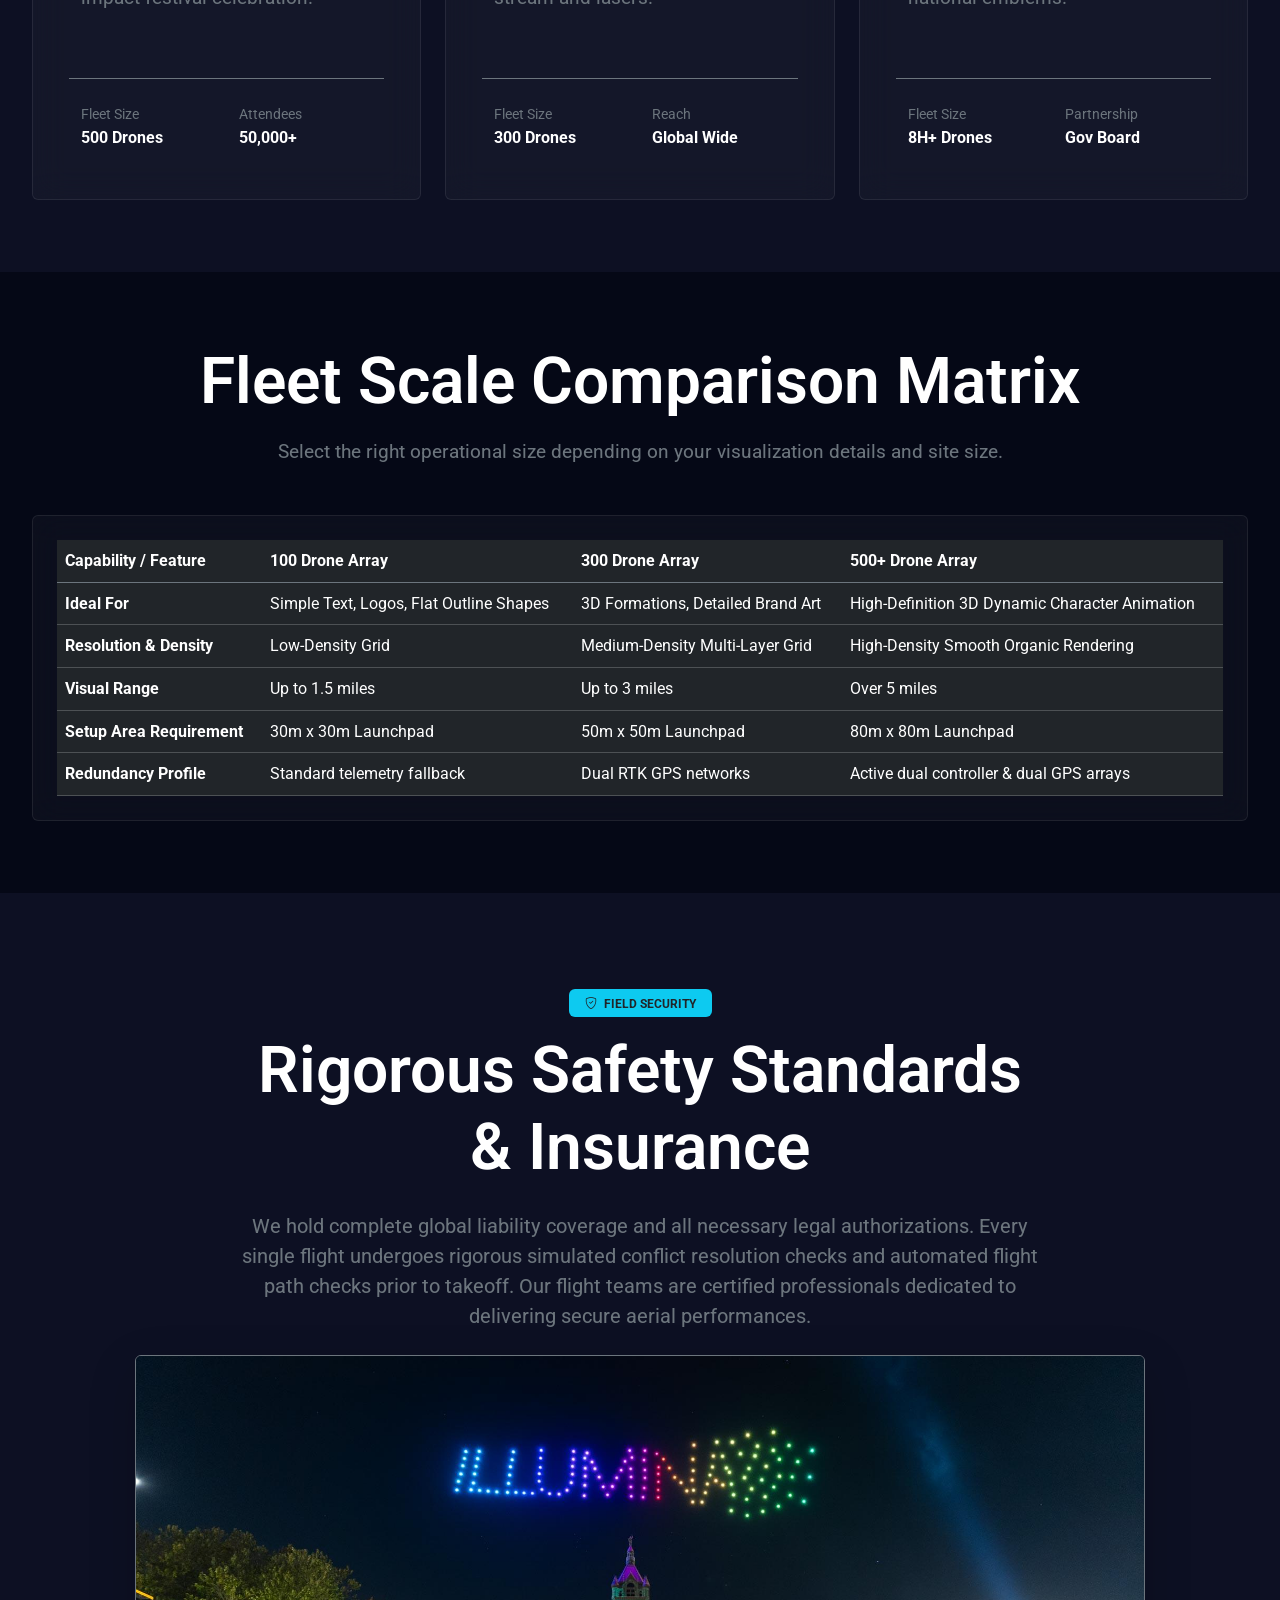
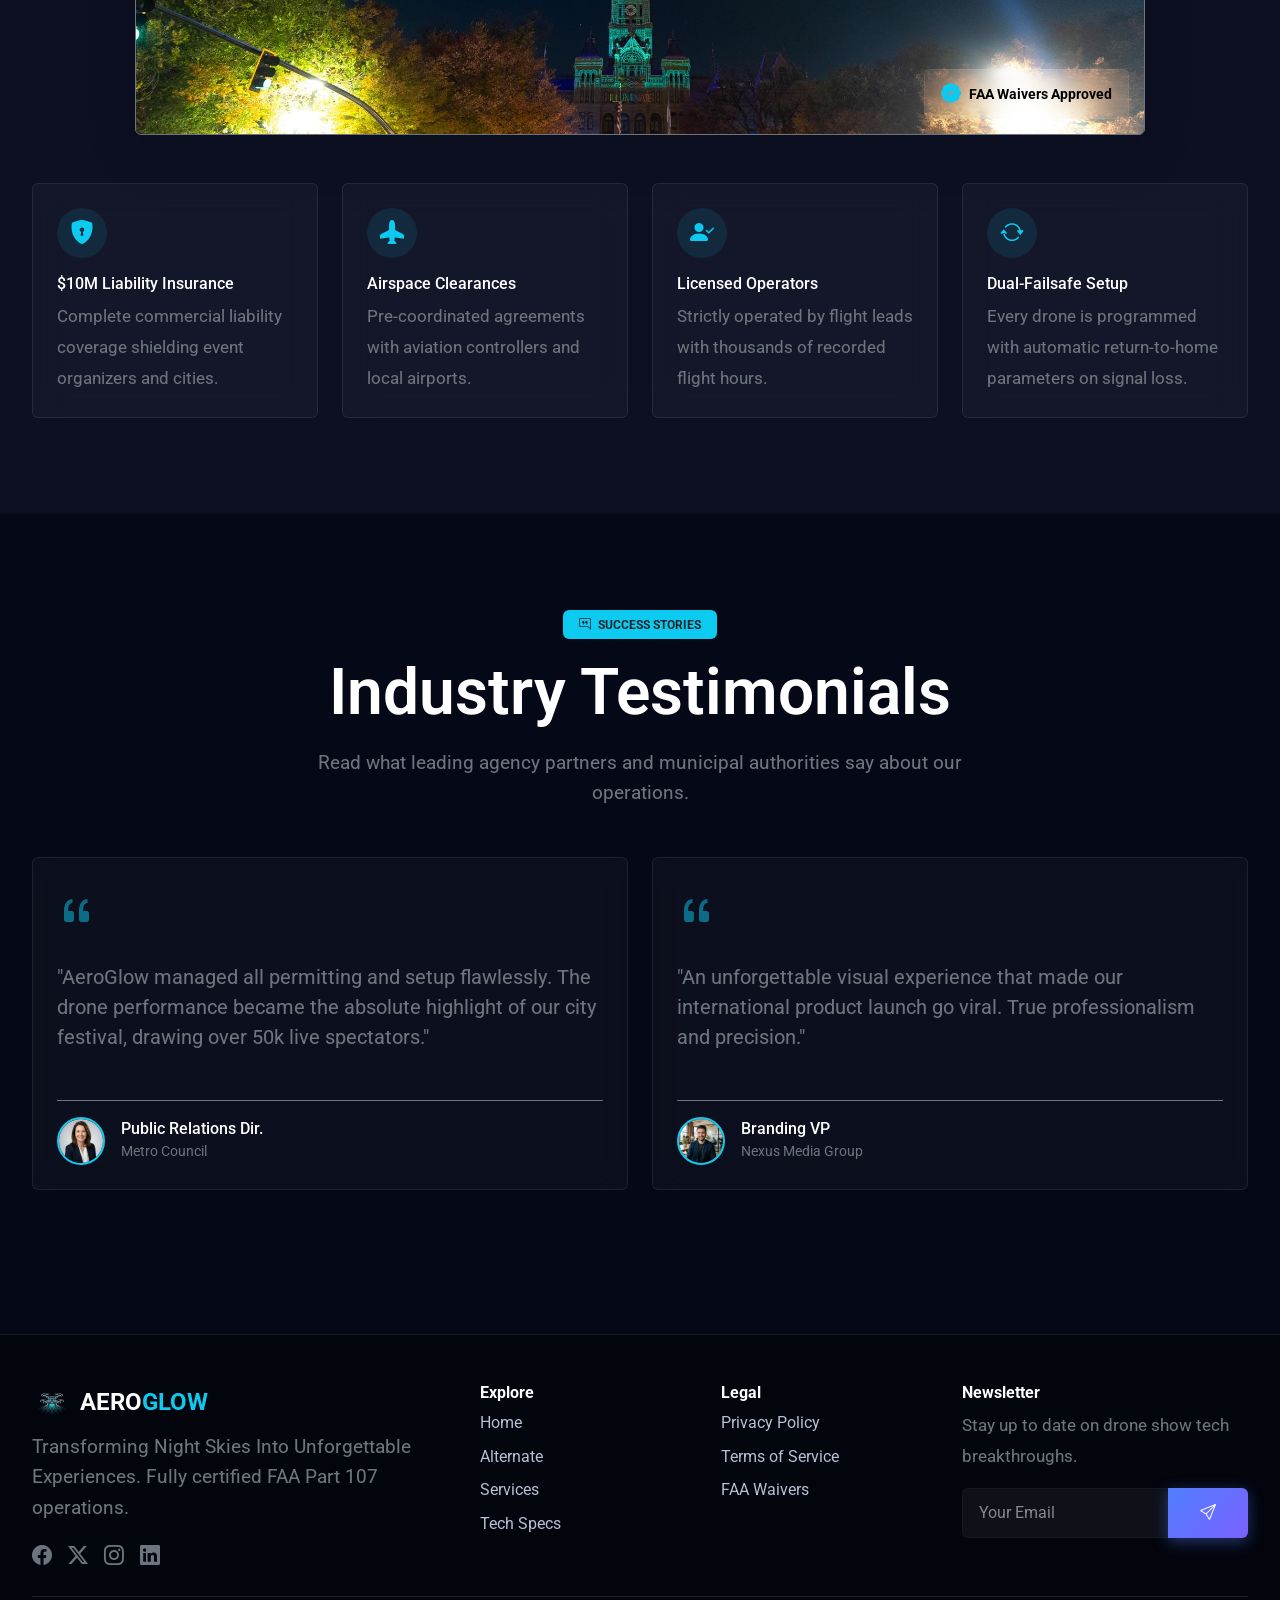
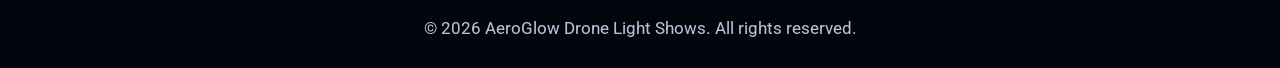
<file: home-2.html>
<!DOCTYPE html>
<html lang="en" dir="ltr">

<head>
  <meta charset="UTF-8">
  <meta name="viewport" content="width=device-width, initial-scale=1.0">
  <title>Corporate Shows & Celebrations | AeroGlow Drone Light Shows</title>
  <meta name="description"
    content="Enterprise drone show services for brands, governments, and stadium events. Professional fleet deployments with centimeter-level precision.">
  <link rel="icon" type="image/png" href="assets/images/drone_logo.png">

  <!-- Bootstrap 5 CSS -->
  <link href="https://cdn.jsdelivr.net/npm/bootstrap@5.3.0/dist/css/bootstrap.min.css" rel="stylesheet">
  <link href="https://cdn.jsdelivr.net/npm/bootstrap-icons@1.11.3/font/bootstrap-icons.min.css" rel="stylesheet">

  <!-- Custom Style Sheets -->
  <link rel="stylesheet" href="assets/css/style.css">
  <link rel="stylesheet" href="assets/css/dark-mode.css">
  <link rel="stylesheet" href="assets/css/rtl.css">

  <!-- JSON-LD Structured Data -->
  <script type="application/ld+json">
  {
    "@context": "https://schema.org",
    "@type": "LocalBusiness",
    "name": "AeroGlow Drone Light Shows",
    "description": "Award-winning drone light show productions for cities, brands, festivals, and sporting events.",
    "url": "home-2.html",
    "telephone": "+1-555-019-2834",
    "priceRange": "$$$",
    "address": {
      "@type": "PostalAddress",
      "streetAddress": "100 Drone Flight Way",
      "addressLocality": "Metro City",
      "addressRegion": "MC",
      "postalCode": "12345",
      "addressCountry": "US"
    }
  }
  </script>
</head>

<body class="dark-theme">

  <!-- Header / Navigation Menu -->
  <header>
    <nav class="navbar navbar-expand-xl navbar-custom fixed-top">
      <div class="container">
        <a class="navbar-brand d-flex align-items-center" href="index.html" id="navLogo">
          <span class="fs-4 fw-bold text-white"><img src="assets/images/drone_logo.png" alt="AeroGlow Logo"
              class="me-2">AERO<span class="text-info">GLOW</span></span>
        </a>

        <button class="navbar-toggler border-0 text-white" type="button" data-bs-toggle="offcanvas"
          data-bs-target="#offcanvasNavbar" aria-controls="offcanvasNavbar" aria-label="Toggle navigation">
          <i class="bi bi-list fs-1"></i>
        </button>

        <div class="offcanvas offcanvas-end bg-dark" tabindex="-1" id="offcanvasNavbar"
          aria-labelledby="offcanvasNavbarLabel">
          <div class="offcanvas-header border-bottom border-secondary">
            <h5 class="offcanvas-title text-white" id="offcanvasNavbarLabel"></h5>
            <button type="button" class="btn-close btn-close-white" data-bs-dismiss="offcanvas"
              aria-label="Close"></button>
          </div>
          <div class="offcanvas-body">
            <ul class="navbar-nav mx-auto mb-2 mb-lg-0 align-items-xl-center">
              <li class="nav-item"><a class="nav-link nav-link-custom px-3" href="index.html">Home 1</a></li>
              <li class="nav-item"><a class="nav-link nav-link-custom active px-3" href="home-2.html">Home 2</a></li>
              <li class="nav-item"><a class="nav-link nav-link-custom px-3" href="about.html">About</a></li>
              <li class="nav-item"><a class="nav-link nav-link-custom px-3" href="services.html">Services</a></li>
              <li class="nav-item"><a class="nav-link nav-link-custom px-3" href="blog.html">Blog</a></li>
              <li class="nav-item"><a class="nav-link nav-link-custom px-3" href="gallery.html">Gallery</a></li>
              <li class="nav-item"><a class="nav-link nav-link-custom px-3" href="contact.html">Contact</a></li>
            </ul>

            <div class="d-flex align-items-center gap-2 flex-wrap">
              <button class="nav-toggle-btn rtl-toggle" id="rtlBtn" aria-label="Toggle RTL">RTL</button>
              <button class="nav-toggle-btn theme-toggle" id="themeBtn" aria-label="Toggle Theme"></button>
              <a href="login.html" class="btn btn-secondary-custom py-2 px-3" id="loginNav">Login</a>

            </div>
          </div>
        </div>
      </div>
    </nav>
  </header>


  <!-- Content section with standard scrolling for corporate audience -->
  <main>

    <!-- Hero / Intro Banner -->
    <section class="py-5 text-center position-relative aurora-bg home-2-hero">
      <div class="container py-5">
        <div class="row justify-content-center">
          <div class="col-lg-9">
            <span class="badge bg-info text-dark mb-3 px-3 py-2 text-uppercase fw-bold">Enterprise & Municipal
              Production</span>
            <h1 class="mb-4 text-white">Drone Art Production</h1>
            <p class="lead text-secondary mb-5 mx-auto max-width-700">
              Premium outdoor light animations.
            </p>
            <div class="d-flex justify-content-center gap-3 flex-wrap">
              <a href="#consultation" class="btn btn-primary-custom btn-lg">Schedule Consultation</a>
              <a href="#fleet-matrix" class="btn btn-secondary-custom btn-lg">View Fleet Options</a>
            </div>
          </div>
        </div>
      </div>
    </section>

    <!-- Case Studies Section -->
    <section class="py-5 bg-dark-secondary" id="case-studies">
      <div class="container py-4">
        <div class="text-center mb-5">
          <h2 class="mb-3 text-white">Proven Performance: Case Studies</h2>
          <p class="text-secondary">Explore real deployment profiles from recently executed projects.</p>
        </div>

        <div class="row g-4">
          <!-- Study 1 -->
          <div class="col-lg-4">
            <div class="glass-card h-100 d-flex flex-column justify-content-between overflow-hidden"
              style="padding: 0 !important;">
              <div>
                <img src="assets/images/gallery_2.jpg" class="img-fluid w-100"
                  style="object-fit: cover; max-height: 240px;" alt="City Festival Light Show">
                <div class="p-4 p-md-5">
                  <span class="text-info fw-bold text-uppercase d-block mb-2"><small>Municipal Holiday</small></span>
                  <h3 class="h4 text-white">City Festival Celebration</h3>
                  <p class="text-secondary mt-3">A synchronized 500-drone display built to replace traditional fireworks
                    for a cleaner, high-impact festival celebration.</p>
                </div>
              </div>
              <div class="px-4 px-md-5 pb-4 pb-md-5 text-start">
                <div class="border-top border-secondary pt-4 mt-0 row">
                  <div class="col-6">
                    <small class="text-secondary d-block">Fleet Size</small>
                    <strong class="text-white">500 Drones</strong>
                  </div>
                  <div class="col-6">
                    <small class="text-secondary d-block">Attendees</small>
                    <strong class="text-white">50,000+</strong>
                  </div>
                </div>
              </div>
            </div>
          </div>

          <!-- Study 2 -->
          <div class="col-lg-4">
            <div class="glass-card h-100 d-flex flex-column justify-content-between overflow-hidden"
              style="padding: 0 !important;">
              <div>
                <img src="assets/images/gallery_1.jpg" class="img-fluid w-100"
                  style="object-fit: cover; max-height: 240px;" alt="Corporate Product Launch Show">
                <div class="p-4 p-md-5">
                  <span class="text-info fw-bold text-uppercase d-block mb-2"><small>Corporate Branding</small></span>
                  <h3 class="h4 text-white">Brand Product Launch</h3>
                  <p class="text-secondary mt-3">Executed custom logo transformation in the sky, fully integrated with a
                    live launch event stream and lasers.</p>
                </div>
              </div>
              <div class="px-4 px-md-5 pb-4 pb-md-5 text-start">
                <div class="border-top border-secondary pt-4 mt-0 row">
                  <div class="col-6">
                    <small class="text-secondary d-block">Fleet Size</small>
                    <strong class="text-white">300 Drones</strong>
                  </div>
                  <div class="col-6">
                    <small class="text-secondary d-block">Reach</small>
                    <strong class="text-white">Global Wide</strong>
                  </div>
                </div>
              </div>
            </div>
          </div>

          <!-- Study 3 -->
          <div class="col-lg-4">
            <div class="glass-card h-100 d-flex flex-column justify-content-between overflow-hidden"
              style="padding: 0 !important;">
              <div>
                <img src="assets/images/gallery_3.jpg" class="img-fluid w-100"
                  style="object-fit: cover; max-height: 240px;" alt="National Day Aerial Show">
                <div class="p-4 p-md-5">
                  <span class="text-info fw-bold text-uppercase d-block mb-2"><small>National Celebration</small></span>
                  <h3 class="h4 text-white">National Day Event</h3>
                  <p class="text-secondary mt-3">Government partnership featuring custom patriotic historical characters
                    and complex 3D national emblems.</p>
                </div>
              </div>
              <div class="px-4 px-md-5 pb-4 pb-md-5 text-start">
                <div class="border-top border-secondary pt-4 mt-0 row">
                  <div class="col-6">
                    <small class="text-secondary d-block">Fleet Size</small>
                    <strong class="text-white">8H+ Drones</strong>
                  </div>
                  <div class="col-6">
                    <small class="text-secondary d-block">Partnership</small>
                    <strong class="text-white">Gov Board</strong>
                  </div>
                </div>
              </div>
            </div>
          </div>
        </div>
      </div>
    </section>

    <!-- Technical Comparison & Fleet Matrix -->
    <section class="py-5" id="fleet-matrix">
      <div class="container py-4">
        <div class="text-center mb-5">
          <h2 class="mb-3 text-white">Fleet Scale Comparison Matrix</h2>
          <p class="text-secondary">Select the right operational size depending on your visualization details and site
            size.</p>
        </div>

        <div class="table-responsive glass-card p-4">
          <table class="table table-dark table-hover align-middle mb-0 text-start">
            <thead>
              <tr class="border-secondary text-info">
                <th>Capability / Feature</th>
                <th>100 Drone Array</th>
                <th>300 Drone Array</th>
                <th>500+ Drone Array</th>
              </tr>
            </thead>
            <tbody>
              <tr>
                <td class="fw-bold text-white">Ideal For</td>
                <td>Simple Text, Logos, Flat Outline Shapes</td>
                <td>3D Formations, Detailed Brand Art</td>
                <td>High-Definition 3D Dynamic Character Animation</td>
              </tr>
              <tr>
                <td class="fw-bold text-white">Resolution & Density</td>
                <td>Low-Density Grid</td>
                <td>Medium-Density Multi-Layer Grid</td>
                <td>High-Density Smooth Organic Rendering</td>
              </tr>
              <tr>
                <td class="fw-bold text-white">Visual Range</td>
                <td>Up to 1.5 miles</td>
                <td>Up to 3 miles</td>
                <td>Over 5 miles</td>
              </tr>
              <tr>
                <td class="fw-bold text-white">Setup Area Requirement</td>
                <td>30m x 30m Launchpad</td>
                <td>50m x 50m Launchpad</td>
                <td>80m x 80m Launchpad</td>
              </tr>
              <tr>
                <td class="fw-bold text-white">Redundancy Profile</td>
                <td>Standard telemetry fallback</td>
                <td>Dual RTK GPS networks</td>
                <td>Active dual controller & dual GPS arrays</td>
              </tr>
            </tbody>
          </table>
        </div>
      </div>
    </section>

    <!-- Rigorous Safety & Compliance Section -->
    <section class="py-5 bg-dark-secondary" id="safety-standards">
      <div class="container py-5 text-center">
        <!-- Row 1: Intro Text (Top) -->
        <div class="row justify-content-center mb-4">
          <div class="col-lg-8">
            <span class="badge bg-info text-dark mb-3 px-3 py-2 text-uppercase fw-bold"><i
                class="bi bi-shield-check me-1"></i> Field Security</span>
            <h2 class="mb-4 text-white">Rigorous Safety Standards & Insurance</h2>
            <p class="text-secondary mb-0 fs-5 lh-base">
              We hold complete global liability coverage and all necessary legal authorizations. Every single flight
              undergoes rigorous simulated conflict resolution checks and automated flight path checks prior to takeoff.
              Our flight teams are certified professionals dedicated to delivering secure aerial performances.
            </p>
          </div>
        </div>

        <!-- Row 2: Image (Below Text) -->
        <div class="row justify-content-center mb-5">
          <div class="col-lg-10">
            <div class="position-relative">
              <img src="assets/images/gallery_7.jpg" alt="Drone fleet safety inspection"
                class="img-fluid rounded shadow-lg border border-secondary border-opacity-30 w-100"
                style="max-height: 380px; object-fit: cover;">
              <div class="position-absolute bottom-0 end-0 m-3 glass-card py-2 px-3 d-flex align-items-center gap-2"
                style="backdrop-filter: blur(12px); padding: 0.5rem 1rem !important;">
                <i class="bi bi-patch-check-fill text-info fs-5"></i>
                <span class="text-black fw-bold"><small>FAA Waivers Approved</small></span>
              </div>
            </div>
          </div>
        </div>

        <!-- Row 3: 4 Pillars of Safety -->
        <div class="row g-4 text-start">
          <div class="col-md-6 col-lg-3">
            <div class="glass-card h-100 p-4">
              <div class="bg-info bg-opacity-10 p-3 rounded-circle text-info d-inline-block mb-3"
                style="width: 50px; height: 50px; display: inline-flex !important; align-items: center; justify-content: center;">
                <i class="bi bi-shield-lock-fill fs-4"></i>
              </div>
              <h4 class="text-white h6 mb-2">$10M Liability Insurance</h4>
              <p class="text-secondary mb-0"><small>Complete commercial liability coverage shielding event organizers
                  and cities.</small></p>
            </div>
          </div>
          <div class="col-md-6 col-lg-3">
            <div class="glass-card h-100 p-4">
              <div class="bg-info bg-opacity-10 p-3 rounded-circle text-info d-inline-block mb-3"
                style="width: 50px; height: 50px; display: inline-flex !important; align-items: center; justify-content: center;">
                <i class="bi bi-airplane-fill fs-4"></i>
              </div>
              <h4 class="text-white h6 mb-2">Airspace Clearances</h4>
              <p class="text-secondary mb-0"><small>Pre-coordinated agreements with aviation controllers and local
                  airports.</small></p>
            </div>
          </div>
          <div class="col-md-6 col-lg-3">
            <div class="glass-card h-100 p-4">
              <div class="bg-info bg-opacity-10 p-3 rounded-circle text-info d-inline-block mb-3"
                style="width: 50px; height: 50px; display: inline-flex !important; align-items: center; justify-content: center;">
                <i class="bi bi-person-check-fill fs-4"></i>
              </div>
              <h4 class="text-white h6 mb-2">Licensed Operators</h4>
              <p class="text-secondary mb-0"><small>Strictly operated by flight leads with thousands of recorded flight
                  hours.</small></p>
            </div>
          </div>
          <div class="col-md-6 col-lg-3">
            <div class="glass-card h-100 p-4">
              <div class="bg-info bg-opacity-10 p-3 rounded-circle text-info d-inline-block mb-3"
                style="width: 50px; height: 50px; display: inline-flex !important; align-items: center; justify-content: center;">
                <i class="bi bi-arrow-repeat fs-4"></i>
              </div>
              <h4 class="text-white h6 mb-2">Dual-Failsafe Setup</h4>
              <p class="text-secondary mb-0"><small>Every drone is programmed with automatic return-to-home parameters
                  on signal loss.</small></p>
            </div>
          </div>
        </div>
      </div>
    </section>

    <!-- Client Testimonials Section -->
    <section class="py-5" id="testimonials">
      <div class="container py-5 text-center">
        <div class="mb-5 max-width-700 mx-auto">
          <span class="badge bg-info text-dark mb-3 px-3 py-2 text-uppercase fw-bold"><i
              class="bi bi-chat-right-quote me-1"></i> Success Stories</span>
          <h2 class="mb-3 text-white">Industry Testimonials</h2>
          <p class="text-secondary">Read what leading agency partners and municipal authorities say about our
            operations.</p>
        </div>

        <div class="row g-4 justify-content-center">
          <div class="col-md-6">
            <div class="glass-card text-start p-4 p-md-5 h-100 d-flex flex-column justify-content-between">
              <div>
                <i class="bi bi-quote text-info fs-1 d-block mb-3 opacity-50"></i>
                <p class="text-secondary fs-5 lh-base mb-4">
                  "AeroGlow managed all permitting and setup flawlessly. The drone performance became the absolute
                  highlight of our city festival, drawing over 50k live spectators."
                </p>
              </div>
              <div class="d-flex align-items-center gap-3 mt-4 pt-3 border-top border-secondary border-opacity-30">
                <img src="assets/images/avatar_pr.png" alt="Director of Public Relations"
                  class="rounded-circle border border-info border-2"
                  style="width: 48px; height: 48px; object-fit: cover;">
                <div>
                  <h4 class="text-white h6 mb-0">Public Relations Dir.</h4>
                  <small class="text-secondary">Metro Council</small>
                </div>
              </div>
            </div>
          </div>

          <div class="col-md-6">
            <div class="glass-card text-start p-4 p-md-5 h-100 d-flex flex-column justify-content-between">
              <div>
                <i class="bi bi-quote text-info fs-1 d-block mb-3 opacity-50"></i>
                <p class="text-secondary fs-5 lh-base mb-4">
                  "An unforgettable visual experience that made our international product launch go viral. True
                  professionalism and precision."
                </p>
              </div>
              <div class="d-flex align-items-center gap-3 mt-4 pt-3 border-top border-secondary border-opacity-30">
                <img src="assets/images/avatar_branding.png" alt="VP of Branding"
                  class="rounded-circle border border-info border-2"
                  style="width: 48px; height: 48px; object-fit: cover;">
                <div>
                  <h4 class="text-white h6 mb-0">Branding VP</h4>
                  <small class="text-secondary">Nexus Media Group</small>
                </div>
              </div>
            </div>
          </div>
        </div>
      </div>
    </section>

    <!-- Consultation Request Form -->
    <!-- <section class="py-5" id="consultation">
      <div class="container py-4 text-center">
        <div class="row justify-content-center">
          <div class="col-lg-8">
            <h2 class="mb-4 text-white">Let's Discuss Your Sky Canvas</h2>
            <p class="text-secondary mb-5">Fill out your target specifications to receive a custom design catalog and
              project scope proposal.</p>

            <div class="glass-card text-start p-4 p-md-5">
              <form class="needs-validation-custom" novalidate id="consultationForm">
                <div class="row g-3">
                  <div class="col-md-6">
                    <label for="cName" class="form-label text-white">Full Name</label>
                    <input type="text" class="form-control form-control-custom" id="cName" required
                      placeholder="Alice Johnson">
                  </div>
                  <div class="col-md-6">
                    <label for="cEmail" class="form-label text-white">Business Email</label>
                    <input type="email" class="form-control form-control-custom" id="cEmail" required
                      placeholder="alice@agency.com">
                  </div>
                  <div class="col-md-6">
                    <label for="cPhone" class="form-label text-white">Phone Number</label>
                    <input type="tel" class="form-control form-control-custom" id="cPhone" required
                      placeholder="+1 (555) 019-2834">
                  </div>
                  <div class="col-md-6">
                    <label for="cEventDate" class="form-label text-white">Target Event Date</label>
                    <input type="date" class="form-control form-control-custom" id="cEventDate" required>
                  </div>
                  <div class="col-12">
                    <label for="cLocation" class="form-label text-white">Proposed Location & Airspace details</label>
                    <input type="text" class="form-control form-control-custom" id="cLocation" required
                      placeholder="Downtown Park, Waterfront, Stadium, etc.">
                  </div>
                  <div class="col-12 text-center mt-4">
                    <button type="submit" class="btn btn-primary-custom px-5">Submit Consultation Request</button>
                  </div>
                </div>
              </form>
            </div>
          </div>
        </div>
      </div>
    </section> -->

  </main>

  <!-- Global Footer -->
  <footer class="pt-5 pb-4 mt-5">
    <div class="container text-start">
      <div class="row g-4 justify-content-between">
        <div class="col-md-4">
          <span class="fs-4 fw-bold text-white"><img src="assets/images/drone_logo.png" alt="AeroGlow Logo"
              class="me-2 footer-logo-img">AERO<span class="text-info">GLOW</span></span>
          <p class="text-secondary mt-2">Transforming Night Skies Into Unforgettable Experiences. Fully certified FAA
            Part 107 operations.</p>
          <div class="d-flex gap-3 fs-5 mt-2 footer-socials">
            <a href="#" class="text-secondary social-icon"><i class="bi bi-facebook"></i></a>
            <a href="#" class="text-secondary social-icon"><i class="bi bi-twitter-x"></i></a>
            <a href="#" class="text-secondary social-icon"><i class="bi bi-instagram"></i></a>
            <a href="#" class="text-secondary social-icon"><i class="bi bi-linkedin"></i></a>
          </div>
        </div>
        <div class="col-6 col-md-2">
          <h4 class="h6 text-white fw-bold">Explore</h4>
          <ul class="list-unstyled text-secondary mt-2 d-flex flex-column gap-2">
            <li><a href="index.html" class="text-decoration-none">Home</a></li>
            <li><a href="home-2.html" class="text-decoration-none">Alternate</a></li>
            <li><a href="index.html#services" class="text-decoration-none">Services</a></li>
            <li><a href="index.html#capabilities" class="text-decoration-none">Tech Specs</a></li>
          </ul>
        </div>
        <div class="col-6 col-md-2">
          <h4 class="h6 text-white fw-bold">Legal</h4>
          <ul class="list-unstyled text-secondary mt-2 d-flex flex-column gap-2">
            <li><a href="#" class="text-decoration-none">Privacy Policy</a></li>
            <li><a href="#" class="text-decoration-none">Terms of Service</a></li>
            <li><a href="#" class="text-decoration-none">FAA Waivers</a></li>
          </ul>
        </div>
        <div class="col-md-3">
          <h4 class="h6 text-white fw-bold">Newsletter</h4>
          <p class="text-secondary mt-2"><small>Stay up to date on drone show tech breakthroughs.</small></p>
          <div class="input-group mt-2">
            <input type="email" class="form-control form-control-custom" placeholder="Your Email"
              aria-label="Your Email">
            <button class="btn btn-primary-custom" type="button"><i class="bi bi-send"></i></button>
          </div>
        </div>
      </div>

      <hr class="border-secondary mt-4 mb-3">

      <div class="text-center text-secondary">
        <p class="mb-0"><small>&copy; 2026 AeroGlow Drone Light Shows. All rights reserved.</small></p>
      </div>
    </div>
  </footer>

  <!-- Back to Top Button -->
  <button id="backToTopBtn" class="back-to-top" title="Go to top">
    <i class="bi bi-arrow-up"></i>
  </button>

  <!-- Bootstrap 5 Bundle JS -->
  <script src="https://cdn.jsdelivr.net/npm/bootstrap@5.3.0/dist/js/bootstrap.bundle.min.js"></script>
  <!-- Custom JS Application Logic -->
  <script src="assets/js/main.js"></script>
</body>

</html>
</file>
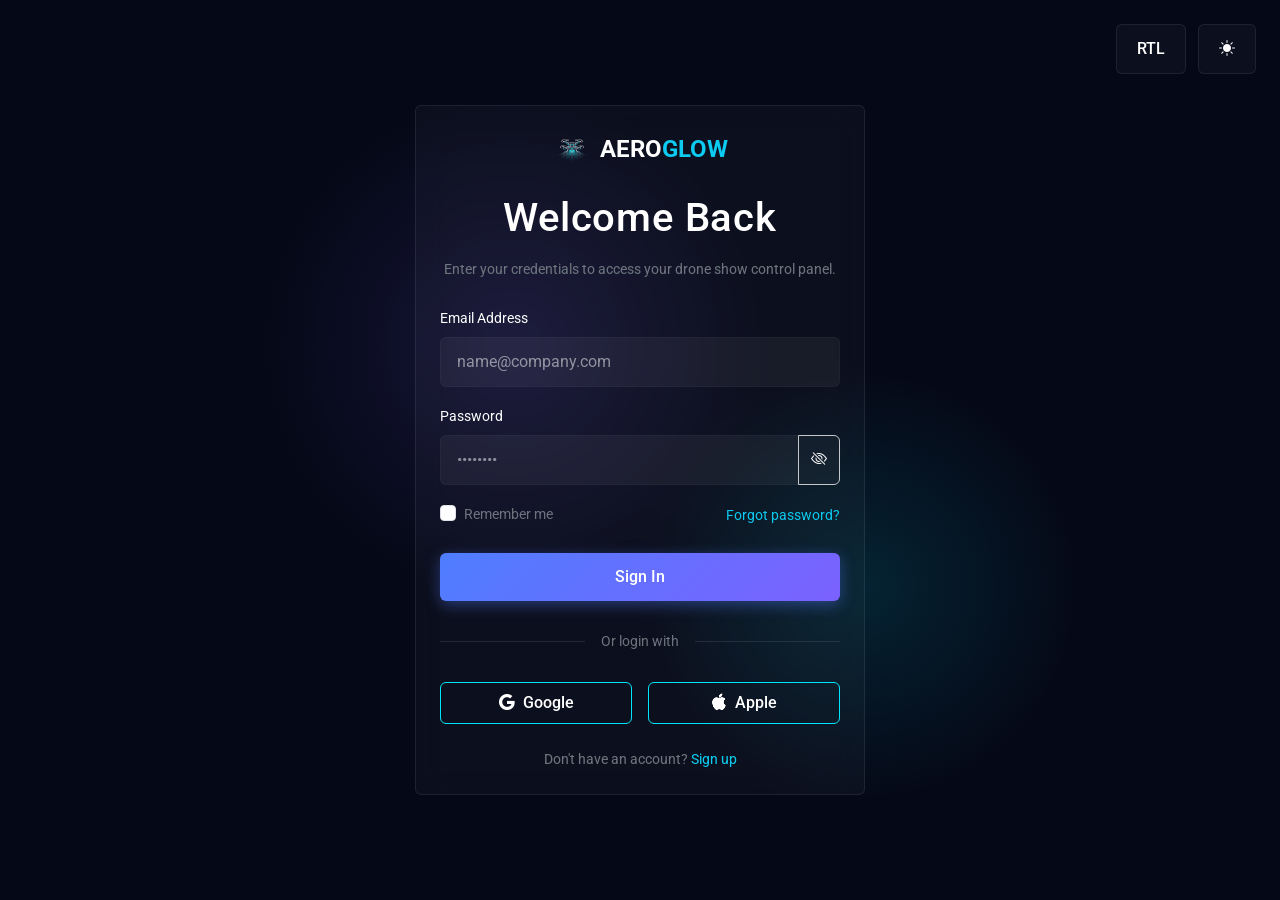
<file: login.html>
<!DOCTYPE html>
<html lang="en" dir="ltr">
<head>
  <meta charset="UTF-8">
  <meta name="viewport" content="width=device-width, initial-scale=1.0">
  <title>Login | AeroGlow Drone Light Shows</title>
  <meta name="description" content="Access your AeroGlow account to manage bookings, view shows, and customize configurations.">
  <link rel="icon" type="image/png" href="assets/images/drone_logo.png">
  
  <!-- Bootstrap 5 CSS -->
  <link href="https://cdn.jsdelivr.net/npm/bootstrap@5.3.0/dist/css/bootstrap.min.css" rel="stylesheet">
  <!-- Bootstrap Icons -->
  <link href="https://cdn.jsdelivr.net/npm/bootstrap-icons@1.11.3/font/bootstrap-icons.min.css" rel="stylesheet">
  
  <!-- Custom Style Sheets -->
  <link rel="stylesheet" href="assets/css/style.css">
  <link rel="stylesheet" href="assets/css/dark-mode.css">
  <link rel="stylesheet" href="assets/css/rtl.css">
  
  <style>
    .auth-container {
      min-height: 100vh;
      display: flex;
      flex-direction: column;
      justify-content: center;
      align-items: center;
      position: relative;
      padding: 2rem 1rem;
    }
    .auth-toggles {
      position: absolute;
      top: 1.5rem;
      right: 1.5rem;
      display: flex;
      gap: 0.75rem;
      z-index: 10;
    }
    html[dir="rtl"] .auth-toggles {
      left: 1.5rem;
      right: auto;
    }
    .auth-card {
      width: 100%;
      max-width: 450px;
    }
  </style>
</head>
<body class="dark-theme">

  <!-- Main Content Area -->
  <main class="auth-container aurora-bg">
    <!-- Top-Right Toggles (Only theme and RTL) -->
    <div class="auth-toggles">
      <button class="nav-toggle-btn rtl-toggle" id="rtlBtn" aria-label="Toggle RTL">RTL</button>
      <button class="nav-toggle-btn theme-toggle" id="themeBtn" aria-label="Toggle Theme"></button>
    </div>

    <div class="auth-card glass-card text-center mt-5 mt-md-0">
      <!-- Site Logo -->
      <a href="index.html" class="d-inline-block mb-4 text-decoration-none">
        <span class="fs-4 fw-bold text-white">
          <img src="assets/images/drone_logo.png" alt="AeroGlow Logo" class="me-2" style="max-height: 40px; border-radius: 4px;">AERO<span class="text-info">GLOW</span>
        </span>
      </a>
      
      <h2 class="h3 text-white mb-3">Welcome Back</h2>
      <p class="text-secondary mb-4 small">Enter your credentials to access your drone show control panel.</p>
      
      <!-- Login Form -->
      <form class="needs-validation-custom text-start" novalidate id="loginForm" action="index.html">
        <div class="mb-3">
          <label for="email" class="form-label text-white small">Email Address</label>
          <input type="email" class="form-control form-control-custom" id="email" required placeholder="name@company.com">
          <div class="invalid-feedback">Please enter a valid email address.</div>
        </div>
        
        <div class="mb-3">
          <label for="password" class="form-label text-white small">Password</label>
          <div class="input-group">
            <input type="password" class="form-control form-control-custom" id="password" required placeholder="••••••••">
            <button class="btn btn-outline-secondary border-secondary-subtle" type="button" id="passwordToggle" style="border-radius: 0 var(--border-radius-custom) var(--border-radius-custom) 0; background: var(--glass-bg); color: var(--text-primary);">
              <i class="bi bi-eye-slash"></i>
            </button>
          </div>
          <div class="invalid-feedback">Password is required.</div>
        </div>
        
        <div class="d-flex justify-content-between align-items-center mb-4">
          <div class="form-check">
            <input class="form-check-input" type="checkbox" id="rememberMe">
            <label class="form-check-label text-secondary small" for="rememberMe">
              Remember me
            </label>
          </div>
          <a href="#" class="text-info text-decoration-none small">Forgot password?</a>
        </div>
        
        <button type="submit" class="btn btn-primary-custom w-100 py-2.5">Sign In</button>
      </form>
      
      <!-- Divider -->
      <div class="d-flex align-items-center my-4">
        <hr class="flex-grow-1 border-secondary">
        <span class="mx-3 text-secondary small">Or login with</span>
        <hr class="flex-grow-1 border-secondary">
      </div>
      
      <!-- Social Logins -->
      <div class="d-flex flex-column flex-sm-row gap-3 mb-4">
        <button class="btn btn-secondary-custom w-100 py-2 d-flex align-items-center justify-content-center gap-2">
          <i class="bi bi-google"></i> Google
        </button>
        <button class="btn btn-secondary-custom w-100 py-2 d-flex align-items-center justify-content-center gap-2">
          <i class="bi bi-apple"></i> Apple
        </button>
      </div>
      
      <p class="text-secondary small mb-0">
        Don't have an account? <a href="register.html" class="text-info text-decoration-none">Sign up</a>
      </p>
    </div>
  </main>

  <!-- Bootstrap 5 Bundle JS -->
  <script src="https://cdn.jsdelivr.net/npm/bootstrap@5.3.0/dist/js/bootstrap.bundle.min.js"></script>
  <!-- Custom JS Application Logic -->
  <script src="assets/js/main.js"></script>
  
  <script>
    // Password visibility eye-toggle
    const passwordInput = document.getElementById('password');
    const passwordToggle = document.getElementById('passwordToggle');
    if (passwordToggle && passwordInput) {
      passwordToggle.addEventListener('click', () => {
        if (passwordInput.type === 'password') {
          passwordInput.type = 'text';
          passwordToggle.innerHTML = '<i class="bi bi-eye"></i>';
        } else {
          passwordInput.type = 'password';
          passwordToggle.innerHTML = '<i class="bi bi-eye-slash"></i>';
        }
      });
    }
  </script>
</body>
</html>
</file>
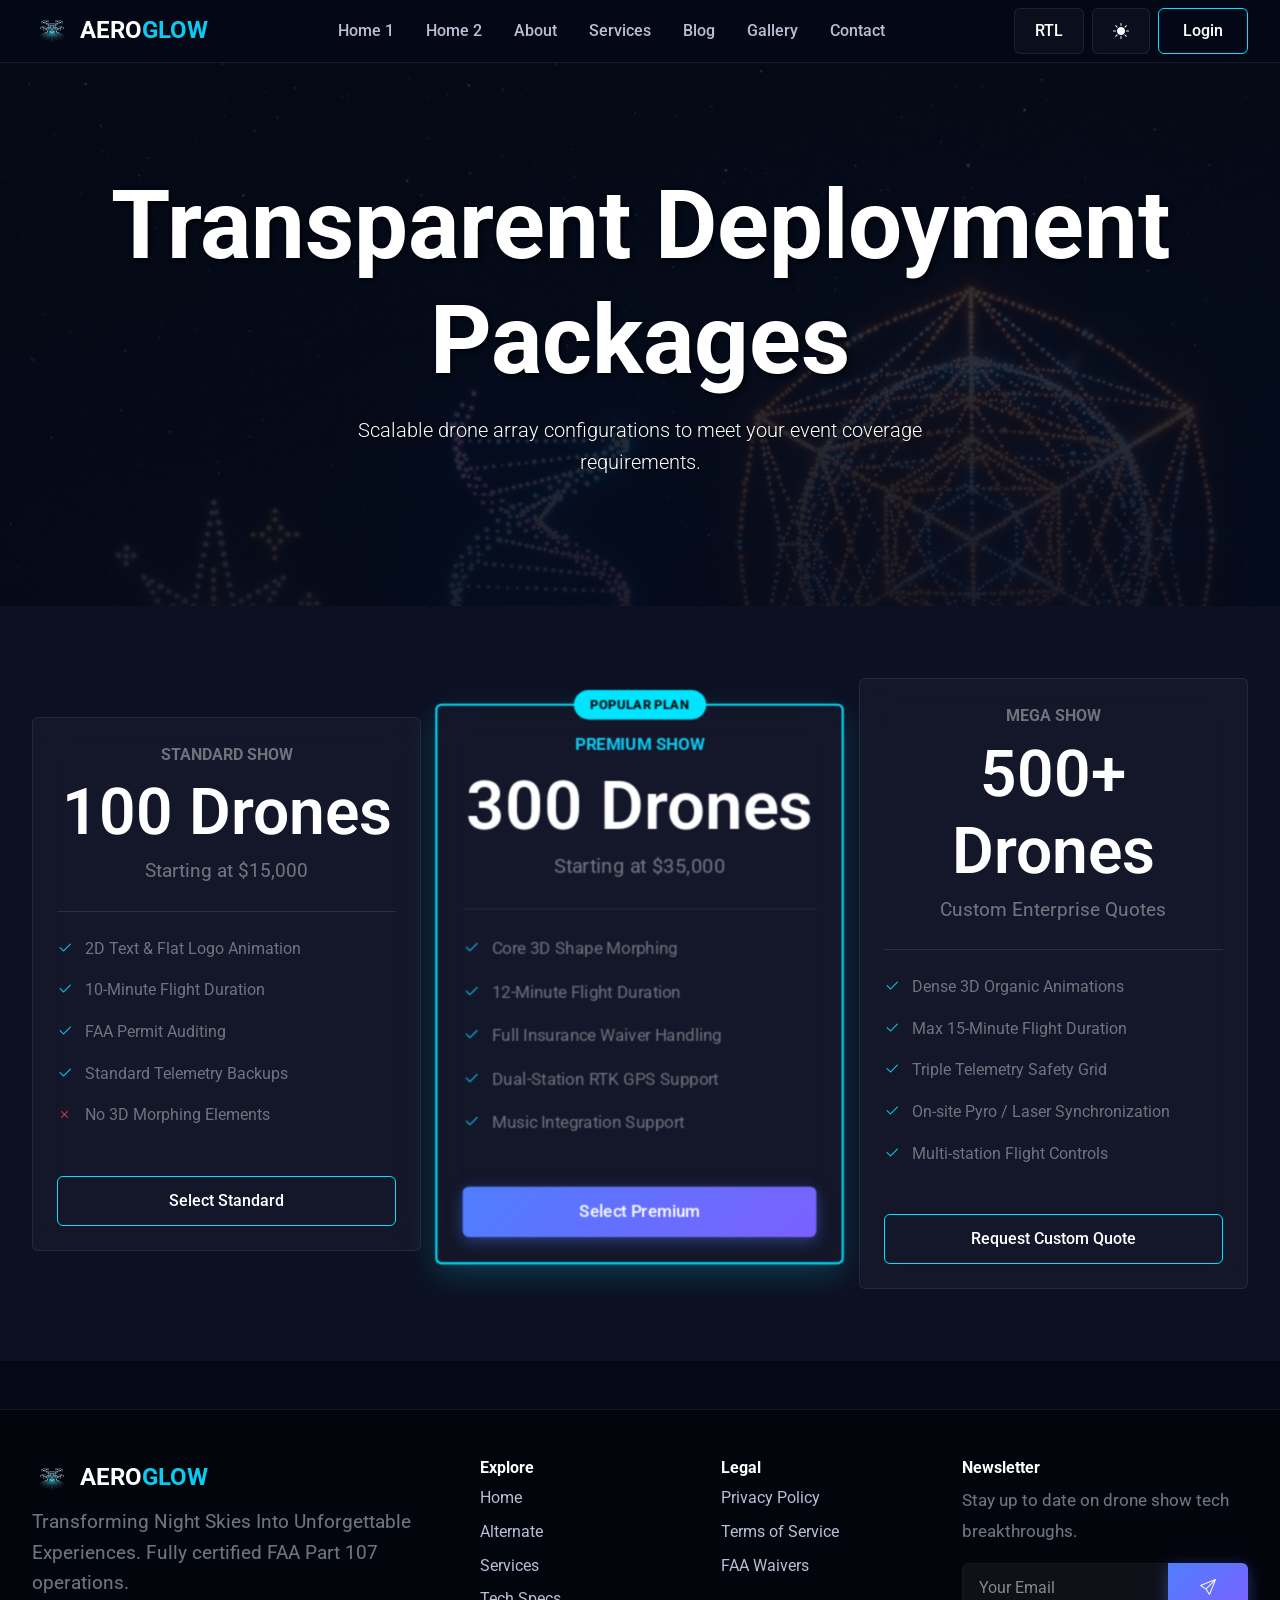
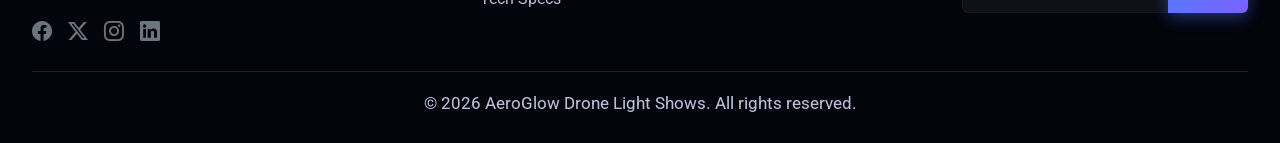
<file: pricing.html>
<!DOCTYPE html>
<html lang="en" dir="ltr">
<head>
  <meta charset="UTF-8">
  <meta name="viewport" content="width=device-width, initial-scale=1.0">
  <title>Pricing & Packages | AeroGlow Drone Light Shows</title>
  <meta name="description" content="View pricing tiers and flight package specs for corporate branding and city celebrations.">
  <link rel="icon" type="image/png" href="assets/images/drone_logo.png">
  
  <!-- Bootstrap 5 CSS -->
  <link href="https://cdn.jsdelivr.net/npm/bootstrap@5.3.0/dist/css/bootstrap.min.css" rel="stylesheet">
  <!-- Bootstrap Icons -->
  <link href="https://cdn.jsdelivr.net/npm/bootstrap-icons@1.11.3/font/bootstrap-icons.min.css" rel="stylesheet">
  
  <!-- Custom Style Sheets -->
  <link rel="stylesheet" href="assets/css/style.css">
  <link rel="stylesheet" href="assets/css/dark-mode.css">
  <link rel="stylesheet" href="assets/css/rtl.css">
  
  <style>
    /* Specific styling for highlighted plan as required by Rules.md */
    .pricing-primary {
      border: 2px solid var(--accent-secondary) !important;
      transform: scale(1.05);
      position: relative;
      box-shadow: 0 10px 30px rgba(0, 229, 255, 0.2) !important;
    }
    .pricing-badge {
      position: absolute;
      top: -15px;
      left: 50%;
      transform: translateX(-50%);
      background: var(--accent-secondary);
      color: #000;
      font-weight: 700;
      padding: 0.25rem 1rem;
      border-radius: 20px;
      font-size: 0.8rem;
    }
  </style>
</head>
<body class="dark-theme">

  <!-- Header / Navigation Menu -->
  <header>
    <nav class="navbar navbar-expand-xl navbar-custom fixed-top">
      <div class="container">
        <a class="navbar-brand d-flex align-items-center" href="index.html" id="navLogo">
          <span class="fs-4 fw-bold text-white"><img src="assets/images/drone_logo.png" alt="AeroGlow Logo" class="me-2">AERO<span class="text-info">GLOW</span></span>
        </a>
        
        <button class="navbar-toggler border-0 text-white" type="button" data-bs-toggle="offcanvas" data-bs-target="#offcanvasNavbar" aria-controls="offcanvasNavbar" aria-label="Toggle navigation">
          <i class="bi bi-list fs-1"></i>
        </button>
        
        <div class="offcanvas offcanvas-end bg-dark" tabindex="-1" id="offcanvasNavbar" aria-labelledby="offcanvasNavbarLabel">
          <div class="offcanvas-header border-bottom border-secondary">
            <h5 class="offcanvas-title text-white" id="offcanvasNavbarLabel"></h5>
            <button type="button" class="btn-close btn-close-white" data-bs-dismiss="offcanvas" aria-label="Close"></button>
          </div>
          <div class="offcanvas-body">
            <ul class="navbar-nav mx-auto mb-2 mb-lg-0 align-items-xl-center">
              <li class="nav-item"><a class="nav-link nav-link-custom px-3" href="index.html">Home 1</a></li>
              <li class="nav-item"><a class="nav-link nav-link-custom px-3" href="home-2.html">Home 2</a></li>
              <li class="nav-item"><a class="nav-link nav-link-custom px-3" href="about.html">About</a></li>
              <li class="nav-item"><a class="nav-link nav-link-custom px-3" href="services.html">Services</a></li>
              <li class="nav-item"><a class="nav-link nav-link-custom px-3" href="blog.html">Blog</a></li>
              <li class="nav-item"><a class="nav-link nav-link-custom px-3" href="gallery.html">Gallery</a></li>
              <li class="nav-item"><a class="nav-link nav-link-custom px-3" href="contact.html">Contact</a></li>
            </ul>
            
            <div class="d-flex align-items-center gap-2 flex-wrap">
              <button class="nav-toggle-btn rtl-toggle" id="rtlBtn" aria-label="Toggle RTL">RTL</button>
              <button class="nav-toggle-btn theme-toggle" id="themeBtn" aria-label="Toggle Theme"></button>
              <a href="login.html" class="btn btn-secondary-custom py-2 px-3" id="loginNav">Login</a>
              
            </div>
          </div>
        </div>
      </div>
    </nav>
  </header>


  <!-- Main Content -->
  <main>

    <!-- Inner Hero -->
    <section class="py-5 text-center position-relative aurora-bg inner-hero hero-pricing">
      <div class="container py-5">
        <h1 class="mb-3 text-white">Transparent Deployment Packages</h1>
        <p class="lead text-secondary max-width-600 mx-auto">Scalable drone array configurations to meet your event coverage requirements.</p>
      </div>
    </section>

    <!-- Pricing Matrix -->
    <section class="py-5 bg-dark-secondary">
      <div class="container py-4 text-start">
        <div class="row g-4 align-items-center justify-content-center">
          
          <!-- Tier 1: Secondary -->
          <div class="col-md-4">
            <div class="glass-card h-100 text-center">
              <span class="text-uppercase text-secondary fw-bold fs-7">Standard Show</span>
              <h3 class="h2 text-white mt-2 mb-1">100 Drones</h3>
              <p class="text-secondary mb-4">Starting at $15,000</p>
              <hr class="border-secondary mb-4">
              <ul class="list-unstyled d-flex flex-column gap-3 text-secondary text-start mb-5">
                <li><i class="bi bi-check2 text-info me-2"></i> 2D Text & Flat Logo Animation</li>
                <li><i class="bi bi-check2 text-info me-2"></i> 10-Minute Flight Duration</li>
                <li><i class="bi bi-check2 text-info me-2"></i> FAA Permit Auditing</li>
                <li><i class="bi bi-check2 text-info me-2"></i> Standard Telemetry Backups</li>
                <li><i class="bi bi-x text-danger me-2"></i> No 3D Morphing Elements</li>
              </ul>
              <a href="booking.html" class="btn btn-secondary-custom w-100">Select Standard</a>
            </div>
          </div>
          
          <!-- Tier 2: Primary (Highlighted - Popular) -->
          <div class="col-md-4">
            <div class="glass-card h-100 text-center pricing-primary">
              <div class="pricing-badge">POPULAR PLAN</div>
              <span class="text-uppercase text-info fw-bold fs-7">Premium Show</span>
              <h3 class="h2 text-white mt-2 mb-1">300 Drones</h3>
              <p class="text-secondary mb-4">Starting at $35,000</p>
              <hr class="border-secondary mb-4">
              <ul class="list-unstyled d-flex flex-column gap-3 text-secondary text-start mb-5">
                <li><i class="bi bi-check2 text-info me-2"></i> Core 3D Shape Morphing</li>
                <li><i class="bi bi-check2 text-info me-2"></i> 12-Minute Flight Duration</li>
                <li><i class="bi bi-check2 text-info me-2"></i> Full Insurance Waiver Handling</li>
                <li><i class="bi bi-check2 text-info me-2"></i> Dual-Station RTK GPS Support</li>
                <li><i class="bi bi-check2 text-info me-2"></i> Music Integration Support</li>
              </ul>
              <a href="booking.html" class="btn btn-primary-custom w-100">Select Premium</a>
            </div>
          </div>
          
          <!-- Tier 3: Secondary -->
          <div class="col-md-4">
            <div class="glass-card h-100 text-center">
              <span class="text-uppercase text-secondary fw-bold fs-7">Mega Show</span>
              <h3 class="h2 text-white mt-2 mb-1">500+ Drones</h3>
              <p class="text-secondary mb-4">Custom Enterprise Quotes</p>
              <hr class="border-secondary mb-4">
              <ul class="list-unstyled d-flex flex-column gap-3 text-secondary text-start mb-5">
                <li><i class="bi bi-check2 text-info me-2"></i> Dense 3D Organic Animations</li>
                <li><i class="bi bi-check2 text-info me-2"></i> Max 15-Minute Flight Duration</li>
                <li><i class="bi bi-check2 text-info me-2"></i> Triple Telemetry Safety Grid</li>
                <li><i class="bi bi-check2 text-info me-2"></i> On-site Pyro / Laser Synchronization</li>
                <li><i class="bi bi-check2 text-info me-2"></i> Multi-station Flight Controls</li>
              </ul>
              <a href="booking.html" class="btn btn-secondary-custom w-100">Request Custom Quote</a>
            </div>
          </div>
          
        </div>
      </div>
    </section>

  </main>

  <!-- Global Footer -->
  <footer class="pt-5 pb-4 mt-5">
    <div class="container text-start">
      <div class="row g-4 justify-content-between">
        <div class="col-md-4">
          <span class="fs-4 fw-bold text-white"><img src="assets/images/drone_logo.png" alt="AeroGlow Logo"
              class="me-2 footer-logo-img">AERO<span class="text-info">GLOW</span></span>
          <p class="text-secondary mt-2">Transforming Night Skies Into Unforgettable Experiences. Fully certified FAA
            Part 107 operations.</p>
          <div class="d-flex gap-3 fs-5 mt-2 footer-socials">
            <a href="#" class="text-secondary social-icon"><i class="bi bi-facebook"></i></a>
            <a href="#" class="text-secondary social-icon"><i class="bi bi-twitter-x"></i></a>
            <a href="#" class="text-secondary social-icon"><i class="bi bi-instagram"></i></a>
            <a href="#" class="text-secondary social-icon"><i class="bi bi-linkedin"></i></a>
          </div>
        </div>
        <div class="col-6 col-md-2">
          <h4 class="h6 text-white fw-bold">Explore</h4>
          <ul class="list-unstyled text-secondary mt-2 d-flex flex-column gap-2">
            <li><a href="index.html" class="text-decoration-none">Home</a></li>
            <li><a href="home-2.html" class="text-decoration-none">Alternate</a></li>
            <li><a href="index.html#services" class="text-decoration-none">Services</a></li>
            <li><a href="index.html#capabilities" class="text-decoration-none">Tech Specs</a></li>
          </ul>
        </div>
        <div class="col-6 col-md-2">
          <h4 class="h6 text-white fw-bold">Legal</h4>
          <ul class="list-unstyled text-secondary mt-2 d-flex flex-column gap-2">
            <li><a href="#" class="text-decoration-none">Privacy Policy</a></li>
            <li><a href="#" class="text-decoration-none">Terms of Service</a></li>
            <li><a href="#" class="text-decoration-none">FAA Waivers</a></li>
          </ul>
        </div>
        <div class="col-md-3">
          <h4 class="h6 text-white fw-bold">Newsletter</h4>
          <p class="text-secondary mt-2"><small>Stay up to date on drone show tech breakthroughs.</small></p>
          <div class="input-group mt-2">
            <input type="email" class="form-control form-control-custom" placeholder="Your Email"
              aria-label="Your Email">
            <button class="btn btn-primary-custom" type="button"><i class="bi bi-send"></i></button>
          </div>
        </div>
      </div>

      <hr class="border-secondary mt-4 mb-3">

      <div class="text-center text-secondary">
        <p class="mb-0"><small>&copy; 2026 AeroGlow Drone Light Shows. All rights reserved.</small></p>
      </div>
    </div>
  </footer>

  <!-- Back to Top Button -->
  <button id="backToTopBtn" class="back-to-top" title="Go to top">
    <i class="bi bi-arrow-up"></i>
  </button>

  <!-- Bootstrap 5 Bundle JS -->
  <script src="https://cdn.jsdelivr.net/npm/bootstrap@5.3.0/dist/js/bootstrap.bundle.min.js"></script>
  <!-- Custom JS Application Logic -->
  <script src="assets/js/main.js"></script>
</body>
</html>
</file>
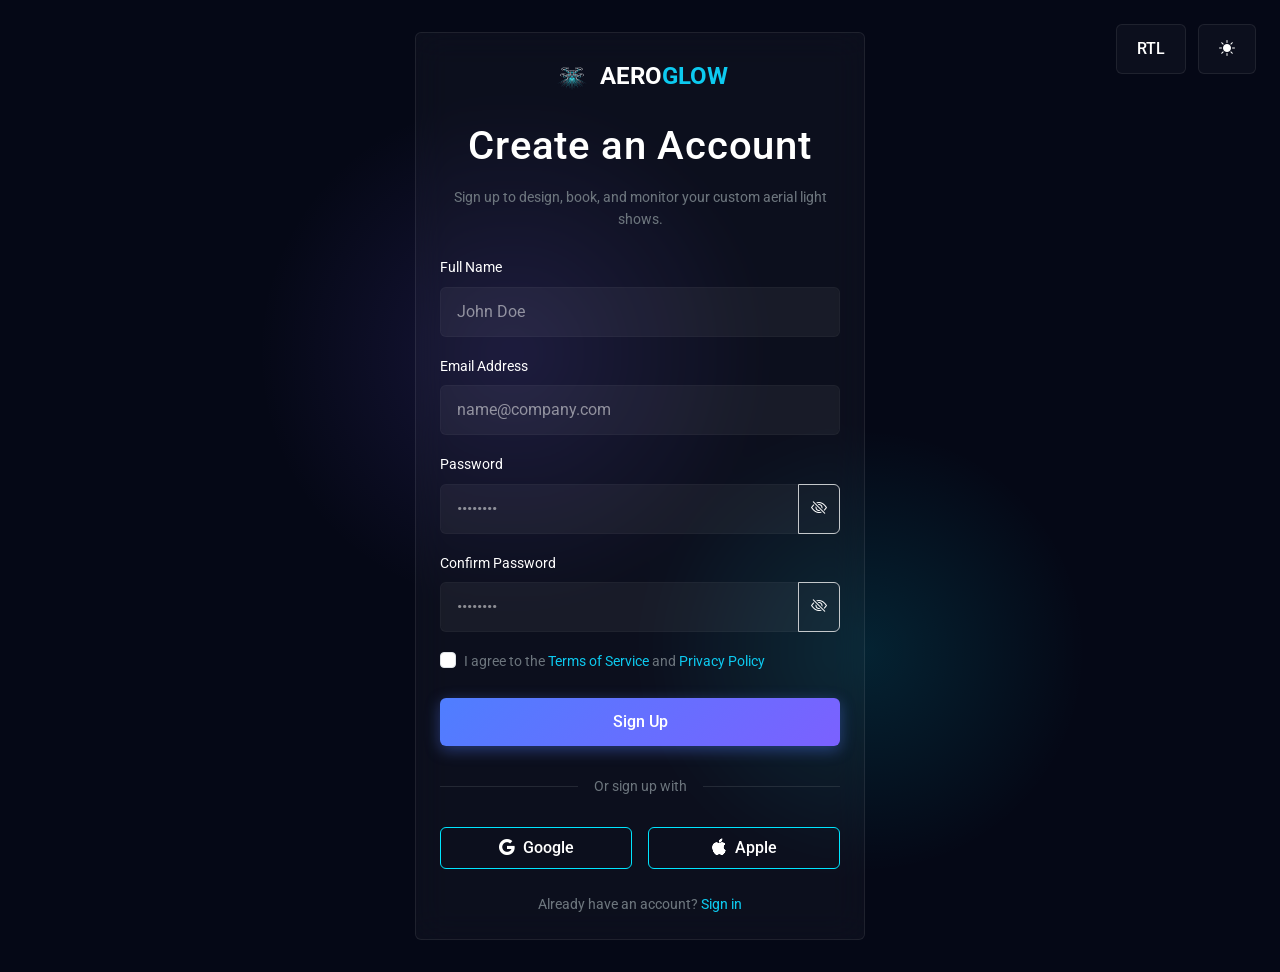
<file: register.html>
<!DOCTYPE html>
<html lang="en" dir="ltr">
<head>
  <meta charset="UTF-8">
  <meta name="viewport" content="width=device-width, initial-scale=1.0">
  <title>Register | AeroGlow Drone Light Shows</title>
  <meta name="description" content="Create an AeroGlow account to configure your custom shows and view schedules.">
  <link rel="icon" type="image/png" href="assets/images/drone_logo.png">
  
  <!-- Bootstrap 5 CSS -->
  <link href="https://cdn.jsdelivr.net/npm/bootstrap@5.3.0/dist/css/bootstrap.min.css" rel="stylesheet">
  <!-- Bootstrap Icons -->
  <link href="https://cdn.jsdelivr.net/npm/bootstrap-icons@1.11.3/font/bootstrap-icons.min.css" rel="stylesheet">
  
  <!-- Custom Style Sheets -->
  <link rel="stylesheet" href="assets/css/style.css">
  <link rel="stylesheet" href="assets/css/dark-mode.css">
  <link rel="stylesheet" href="assets/css/rtl.css">
  
  <style>
    .auth-container {
      min-height: 100vh;
      display: flex;
      flex-direction: column;
      justify-content: center;
      align-items: center;
      position: relative;
      padding: 2rem 1rem;
    }
    .auth-toggles {
      position: absolute;
      top: 1.5rem;
      right: 1.5rem;
      display: flex;
      gap: 0.75rem;
      z-index: 10;
    }
    html[dir="rtl"] .auth-toggles {
      left: 1.5rem;
      right: auto;
    }
    .auth-card {
      width: 100%;
      max-width: 450px;
    }
  </style>
</head>
<body class="dark-theme">

  <!-- Main Content Area -->
  <main class="auth-container aurora-bg">
    <!-- Top-Right Toggles (Only theme and RTL) -->
    <div class="auth-toggles">
      <button class="nav-toggle-btn rtl-toggle" id="rtlBtn" aria-label="Toggle RTL">RTL</button>
      <button class="nav-toggle-btn theme-toggle" id="themeBtn" aria-label="Toggle Theme"></button>
    </div>

    <div class="auth-card glass-card text-center mt-5 mt-md-0">
      <!-- Site Logo -->
      <a href="index.html" class="d-inline-block mb-4 text-decoration-none">
        <span class="fs-4 fw-bold text-white">
          <img src="assets/images/drone_logo.png" alt="AeroGlow Logo" class="me-2" style="max-height: 40px; border-radius: 4px;">AERO<span class="text-info">GLOW</span>
        </span>
      </a>
      
      <h2 class="h3 text-white mb-3">Create an Account</h2>
      <p class="text-secondary mb-4 small">Sign up to design, book, and monitor your custom aerial light shows.</p>
      
      <!-- Registration Form -->
      <form class="needs-validation-custom text-start" novalidate id="registerForm" action="login.html">
        <div class="mb-3">
          <label for="fullName" class="form-label text-white small">Full Name</label>
          <input type="text" class="form-control form-control-custom" id="fullName" required placeholder="John Doe">
          <div class="invalid-feedback">Please enter your name.</div>
        </div>

        <div class="mb-3">
          <label for="email" class="form-label text-white small">Email Address</label>
          <input type="email" class="form-control form-control-custom" id="email" required placeholder="name@company.com">
          <div class="invalid-feedback">Please enter a valid email address.</div>
        </div>
        
        <div class="mb-3">
          <label for="password" class="form-label text-white small">Password</label>
          <div class="input-group">
            <input type="password" class="form-control form-control-custom" id="password" required placeholder="••••••••">
            <button class="btn btn-outline-secondary border-secondary-subtle" type="button" id="passwordToggle" style="border-radius: 0 var(--border-radius-custom) var(--border-radius-custom) 0; background: var(--glass-bg); color: var(--text-primary);">
              <i class="bi bi-eye-slash"></i>
            </button>
          </div>
          <div class="invalid-feedback">Password is required.</div>
        </div>

        <div class="mb-3">
          <label for="confirmPassword" class="form-label text-white small">Confirm Password</label>
          <div class="input-group">
            <input type="password" class="form-control form-control-custom" id="confirmPassword" required placeholder="••••••••">
            <button class="btn btn-outline-secondary border-secondary-subtle" type="button" id="confirmPasswordToggle" style="border-radius: 0 var(--border-radius-custom) var(--border-radius-custom) 0; background: var(--glass-bg); color: var(--text-primary);">
              <i class="bi bi-eye-slash"></i>
            </button>
          </div>
          <div class="invalid-feedback">Please confirm your password.</div>
        </div>
        
        <div class="form-check mb-4">
          <input class="form-check-input" type="checkbox" id="agreeTerms" required>
          <label class="form-check-label text-secondary small" for="agreeTerms">
            I agree to the <a href="#" class="text-info text-decoration-none">Terms of Service</a> and <a href="#" class="text-info text-decoration-none">Privacy Policy</a>
          </label>
          <div class="invalid-feedback">You must agree to the terms to proceed.</div>
        </div>
        
        <button type="submit" class="btn btn-primary-custom w-100 py-2.5">Sign Up</button>
      </form>
      
      <!-- Divider -->
      <div class="d-flex align-items-center my-4">
        <hr class="flex-grow-1 border-secondary">
        <span class="mx-3 text-secondary small">Or sign up with</span>
        <hr class="flex-grow-1 border-secondary">
      </div>
      
      <!-- Social Signups -->
      <div class="d-flex flex-column flex-sm-row gap-3 mb-4">
        <button class="btn btn-secondary-custom w-100 py-2 d-flex align-items-center justify-content-center gap-2">
          <i class="bi bi-google"></i> Google
        </button>
        <button class="btn btn-secondary-custom w-100 py-2 d-flex align-items-center justify-content-center gap-2">
          <i class="bi bi-apple"></i> Apple
        </button>
      </div>
      
      <p class="text-secondary small mt-4 mb-0">
        Already have an account? <a href="login.html" class="text-info text-decoration-none">Sign in</a>
      </p>
    </div>
  </main>

  <!-- Bootstrap 5 Bundle JS -->
  <script src="https://cdn.jsdelivr.net/npm/bootstrap@5.3.0/dist/js/bootstrap.bundle.min.js"></script>
  <!-- Custom JS Application Logic -->
  <script src="assets/js/main.js"></script>
  
  <script>
    const setupToggle = (inputId, toggleId) => {
      const input = document.getElementById(inputId);
      const toggle = document.getElementById(toggleId);
      if (toggle && input) {
        toggle.addEventListener('click', () => {
          if (input.type === 'password') {
            input.type = 'text';
            toggle.innerHTML = '<i class="bi bi-eye"></i>';
          } else {
            input.type = 'password';
            toggle.innerHTML = '<i class="bi bi-eye-slash"></i>';
          }
        });
      }
    };
    setupToggle('password', 'passwordToggle');
    setupToggle('confirmPassword', 'confirmPasswordToggle');
  </script>
</body>
</html>
</file>
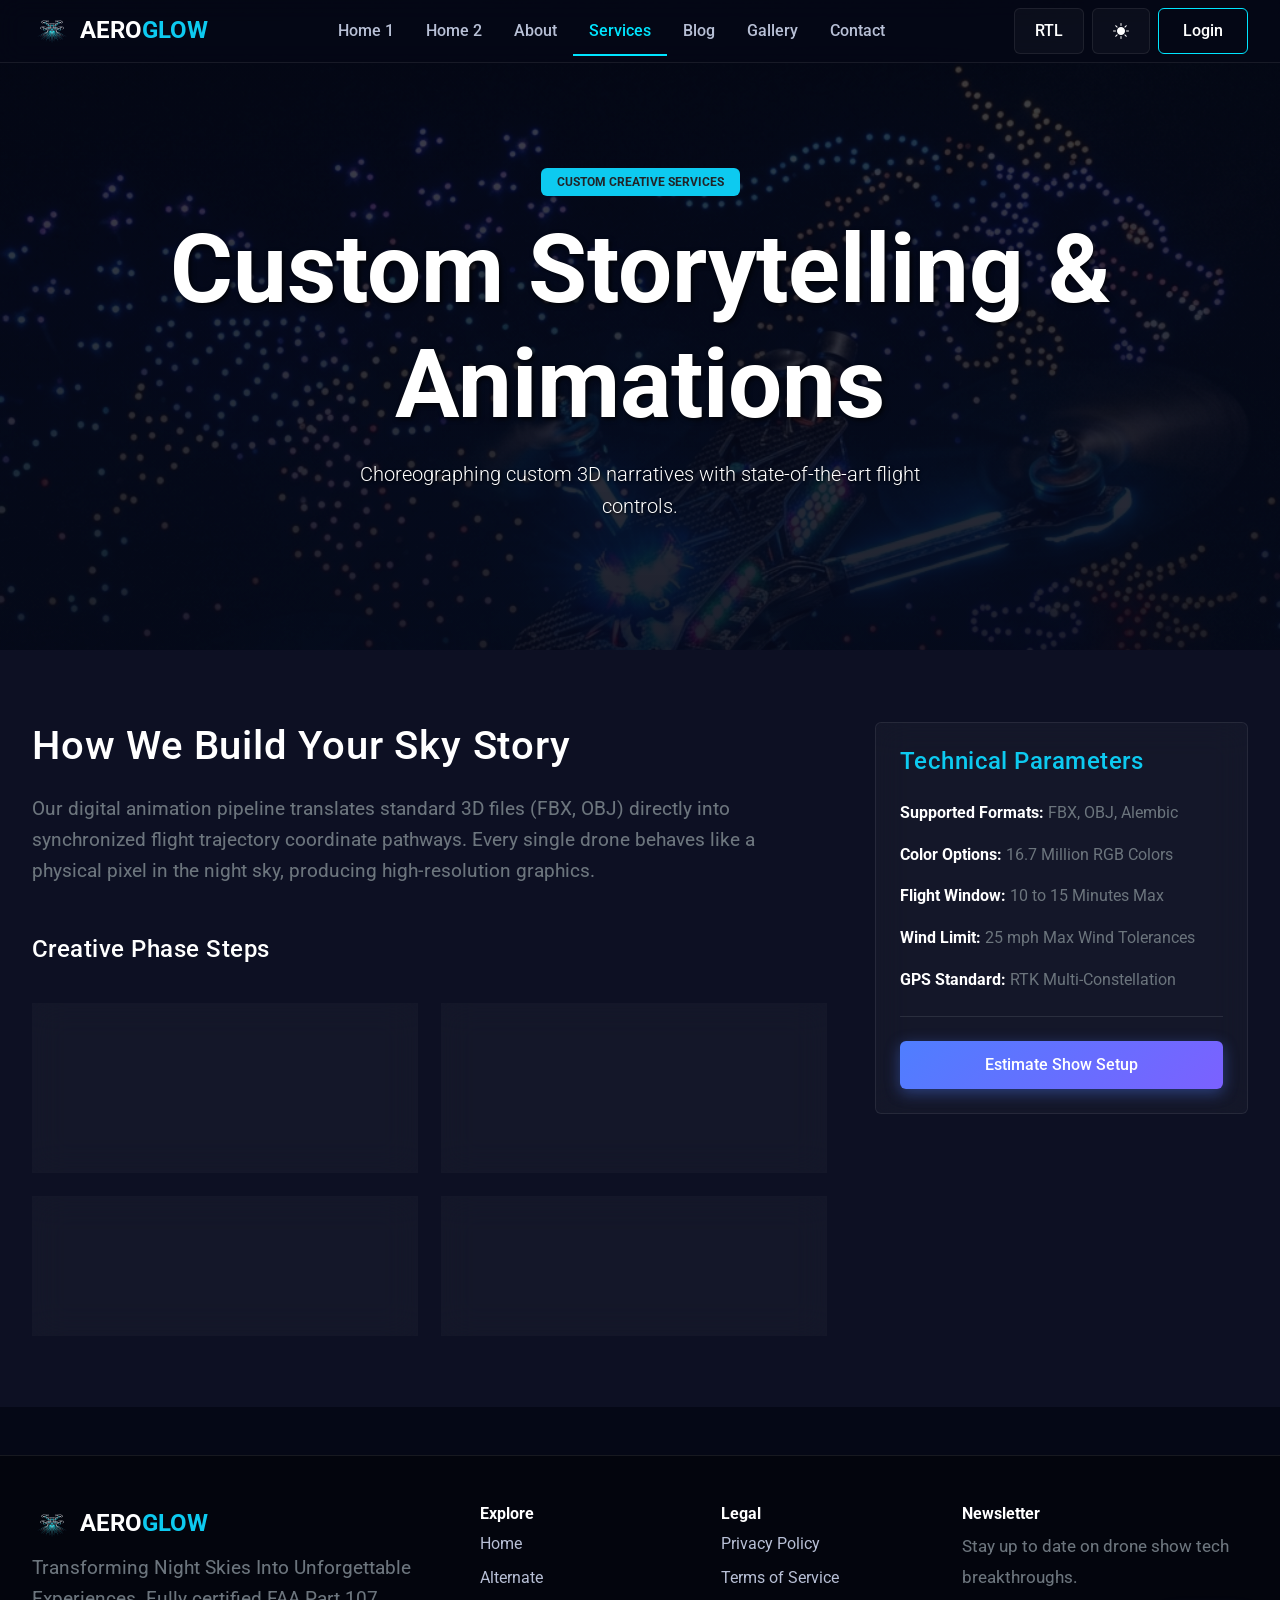
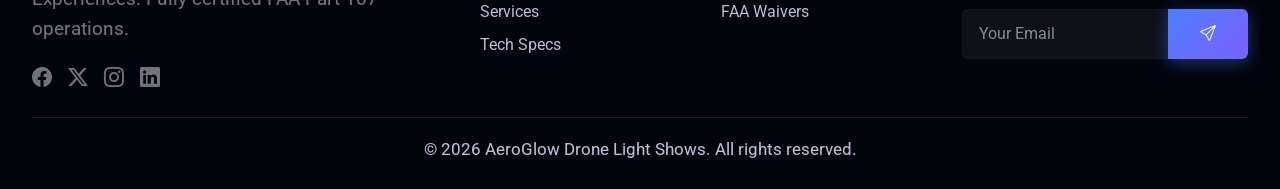
<file: service-details.html>
<!DOCTYPE html>
<html lang="en" dir="ltr">
<head>
  <meta charset="UTF-8">
  <meta name="viewport" content="width=device-width, initial-scale=1.0">
  <title>Custom Storytelling Details | AeroGlow Drone Light Shows</title>
  <meta name="description" content="Detailed look into 3D aerial design, storyboard synchronization, and drone show creative pipelines.">
  <link rel="icon" type="image/png" href="assets/images/drone_logo.png">
  
  <!-- Bootstrap 5 CSS -->
  <link href="https://cdn.jsdelivr.net/npm/bootstrap@5.3.0/dist/css/bootstrap.min.css" rel="stylesheet">
  <!-- Bootstrap Icons -->
  <link href="https://cdn.jsdelivr.net/npm/bootstrap-icons@1.11.3/font/bootstrap-icons.min.css" rel="stylesheet">
  
  <!-- Custom Style Sheets -->
  <link rel="stylesheet" href="assets/css/style.css">
  <link rel="stylesheet" href="assets/css/dark-mode.css">
  <link rel="stylesheet" href="assets/css/rtl.css">
</head>
<body class="dark-theme">

  <!-- Header / Navigation Menu -->
  <header>
    <nav class="navbar navbar-expand-xl navbar-custom fixed-top">
      <div class="container">
        <a class="navbar-brand d-flex align-items-center" href="index.html" id="navLogo">
          <span class="fs-4 fw-bold text-white"><img src="assets/images/drone_logo.png" alt="AeroGlow Logo" class="me-2">AERO<span class="text-info">GLOW</span></span>
        </a>
        
        <button class="navbar-toggler border-0 text-white" type="button" data-bs-toggle="offcanvas" data-bs-target="#offcanvasNavbar" aria-controls="offcanvasNavbar" aria-label="Toggle navigation">
          <i class="bi bi-list fs-1"></i>
        </button>
        
        <div class="offcanvas offcanvas-end bg-dark" tabindex="-1" id="offcanvasNavbar" aria-labelledby="offcanvasNavbarLabel">
          <div class="offcanvas-header border-bottom border-secondary">
            <h5 class="offcanvas-title text-white" id="offcanvasNavbarLabel"></h5>
            <button type="button" class="btn-close btn-close-white" data-bs-dismiss="offcanvas" aria-label="Close"></button>
          </div>
          <div class="offcanvas-body">
            <ul class="navbar-nav mx-auto mb-2 mb-lg-0 align-items-xl-center">
              <li class="nav-item"><a class="nav-link nav-link-custom px-3" href="index.html">Home 1</a></li>
              <li class="nav-item"><a class="nav-link nav-link-custom px-3" href="home-2.html">Home 2</a></li>
              <li class="nav-item"><a class="nav-link nav-link-custom px-3" href="about.html">About</a></li>
              <li class="nav-item"><a class="nav-link nav-link-custom active px-3" href="services.html">Services</a></li>
              <li class="nav-item"><a class="nav-link nav-link-custom px-3" href="blog.html">Blog</a></li>
              <li class="nav-item"><a class="nav-link nav-link-custom px-3" href="gallery.html">Gallery</a></li>
              <li class="nav-item"><a class="nav-link nav-link-custom px-3" href="contact.html">Contact</a></li>
            </ul>
            
            <div class="d-flex align-items-center gap-2 flex-wrap">
              <button class="nav-toggle-btn rtl-toggle" id="rtlBtn" aria-label="Toggle RTL">RTL</button>
              <button class="nav-toggle-btn theme-toggle" id="themeBtn" aria-label="Toggle Theme"></button>
              <a href="login.html" class="btn btn-secondary-custom py-2 px-3" id="loginNav">Login</a>
              
            </div>
          </div>
        </div>
      </div>
    </nav>
  </header>


  <!-- Main Content -->
  <main>

    <!-- Inner Hero -->
    <section class="py-5 text-center position-relative aurora-bg inner-hero hero-service-details">
      <div class="container py-5">
        <span class="badge bg-info text-dark mb-3 px-3 py-2 text-uppercase fw-bold">Custom Creative Services</span>
        <h1 class="mb-3 text-white">Custom Storytelling & Animations</h1>
        <p class="lead text-secondary max-width-600 mx-auto">Choreographing custom 3D narratives with state-of-the-art flight controls.</p>
      </div>
    </section>

    <!-- Details Breakdown -->
    <section class="py-5 bg-dark-secondary">
      <div class="container py-4 text-start">
        <div class="row g-5">
          <div class="col-lg-8">
            <h2 class="h3 text-white mb-4">How We Build Your Sky Story</h2>
            <p class="text-secondary mb-4">
              Our digital animation pipeline translates standard 3D files (FBX, OBJ) directly into synchronized flight trajectory coordinate pathways. Every single drone behaves like a physical pixel in the night sky, producing high-resolution graphics.
            </p>
            
            <h3 class="h4 text-white mt-5 mb-3">Creative Phase Steps</h3>
            <div class="row g-4 text-secondary mt-1">
              <div class="col-sm-6">
                <div class="glass-card">
                  <h4 class="text-white h6"><i class="bi bi-vector-pen text-info me-2"></i> 2D Storyboarding</h4>
                  <p class="mb-0"><small>Establishing keyframes, text displays, and color theme shifts corresponding to audio tracks.</small></p>
                </div>
              </div>
              <div class="col-sm-6">
                <div class="glass-card">
                  <h4 class="text-white h6"><i class="bi bi-boxes text-info me-2"></i> 3D Rigging & Modeling</h4>
                  <p class="mb-0"><small>Optimizing wireframes to maintain visibility at varying flight angles and viewer distances.</small></p>
                </div>
              </div>
              <div class="col-sm-6">
                <div class="glass-card">
                  <h4 class="text-white h6"><i class="bi bi-activity text-info me-2"></i> Path & Collision Checks</h4>
                  <p class="mb-0"><small>Simulating paths using automated collision algorithms to verify physical separations.</small></p>
                </div>
              </div>
              <div class="col-sm-6">
                <div class="glass-card">
                  <h4 class="text-white h6"><i class="bi bi-file-music text-info me-2"></i> Music Sync</h4>
                  <p class="mb-0"><small>Aligning audio playback boards with flight timelines down to millisecond accuracy.</small></p>
                </div>
              </div>
            </div>
          </div>
          
          <div class="col-lg-4">
            <div class="glass-card">
              <h3 class="h4 text-info mb-4">Technical Parameters</h3>
              <ul class="list-unstyled text-secondary d-flex flex-column gap-3">
                <li><strong class="text-white">Supported Formats:</strong> FBX, OBJ, Alembic</li>
                <li><strong class="text-white">Color Options:</strong> 16.7 Million RGB Colors</li>
                <li><strong class="text-white">Flight Window:</strong> 10 to 15 Minutes Max</li>
                <li><strong class="text-white">Wind Limit:</strong> 25 mph Max Wind Tolerances</li>
                <li><strong class="text-white">GPS Standard:</strong> RTK Multi-Constellation</li>
              </ul>
              <hr class="border-secondary my-4">
              <a href="booking.html" class="btn btn-primary-custom w-100">Estimate Show Setup</a>
            </div>
          </div>
        </div>
      </div>
    </section>

  </main>

  <!-- Global Footer -->
  <footer class="pt-5 pb-4 mt-5">
    <div class="container text-start">
      <div class="row g-4 justify-content-between">
        <div class="col-md-4">
          <span class="fs-4 fw-bold text-white"><img src="assets/images/drone_logo.png" alt="AeroGlow Logo"
              class="me-2 footer-logo-img">AERO<span class="text-info">GLOW</span></span>
          <p class="text-secondary mt-2">Transforming Night Skies Into Unforgettable Experiences. Fully certified FAA
            Part 107 operations.</p>
          <div class="d-flex gap-3 fs-5 mt-2 footer-socials">
            <a href="#" class="text-secondary social-icon"><i class="bi bi-facebook"></i></a>
            <a href="#" class="text-secondary social-icon"><i class="bi bi-twitter-x"></i></a>
            <a href="#" class="text-secondary social-icon"><i class="bi bi-instagram"></i></a>
            <a href="#" class="text-secondary social-icon"><i class="bi bi-linkedin"></i></a>
          </div>
        </div>
        <div class="col-6 col-md-2">
          <h4 class="h6 text-white fw-bold">Explore</h4>
          <ul class="list-unstyled text-secondary mt-2 d-flex flex-column gap-2">
            <li><a href="index.html" class="text-decoration-none">Home</a></li>
            <li><a href="home-2.html" class="text-decoration-none">Alternate</a></li>
            <li><a href="index.html#services" class="text-decoration-none">Services</a></li>
            <li><a href="index.html#capabilities" class="text-decoration-none">Tech Specs</a></li>
          </ul>
        </div>
        <div class="col-6 col-md-2">
          <h4 class="h6 text-white fw-bold">Legal</h4>
          <ul class="list-unstyled text-secondary mt-2 d-flex flex-column gap-2">
            <li><a href="#" class="text-decoration-none">Privacy Policy</a></li>
            <li><a href="#" class="text-decoration-none">Terms of Service</a></li>
            <li><a href="#" class="text-decoration-none">FAA Waivers</a></li>
          </ul>
        </div>
        <div class="col-md-3">
          <h4 class="h6 text-white fw-bold">Newsletter</h4>
          <p class="text-secondary mt-2"><small>Stay up to date on drone show tech breakthroughs.</small></p>
          <div class="input-group mt-2">
            <input type="email" class="form-control form-control-custom" placeholder="Your Email"
              aria-label="Your Email">
            <button class="btn btn-primary-custom" type="button"><i class="bi bi-send"></i></button>
          </div>
        </div>
      </div>

      <hr class="border-secondary mt-4 mb-3">

      <div class="text-center text-secondary">
        <p class="mb-0"><small>&copy; 2026 AeroGlow Drone Light Shows. All rights reserved.</small></p>
      </div>
    </div>
  </footer>

  <!-- Back to Top Button -->
  <button id="backToTopBtn" class="back-to-top" title="Go to top">
    <i class="bi bi-arrow-up"></i>
  </button>

  <!-- Bootstrap 5 Bundle JS -->
  <script src="https://cdn.jsdelivr.net/npm/bootstrap@5.3.0/dist/js/bootstrap.bundle.min.js"></script>
  <!-- Custom JS Application Logic -->
  <script src="assets/js/main.js"></script>
</body>
</html>
</file>
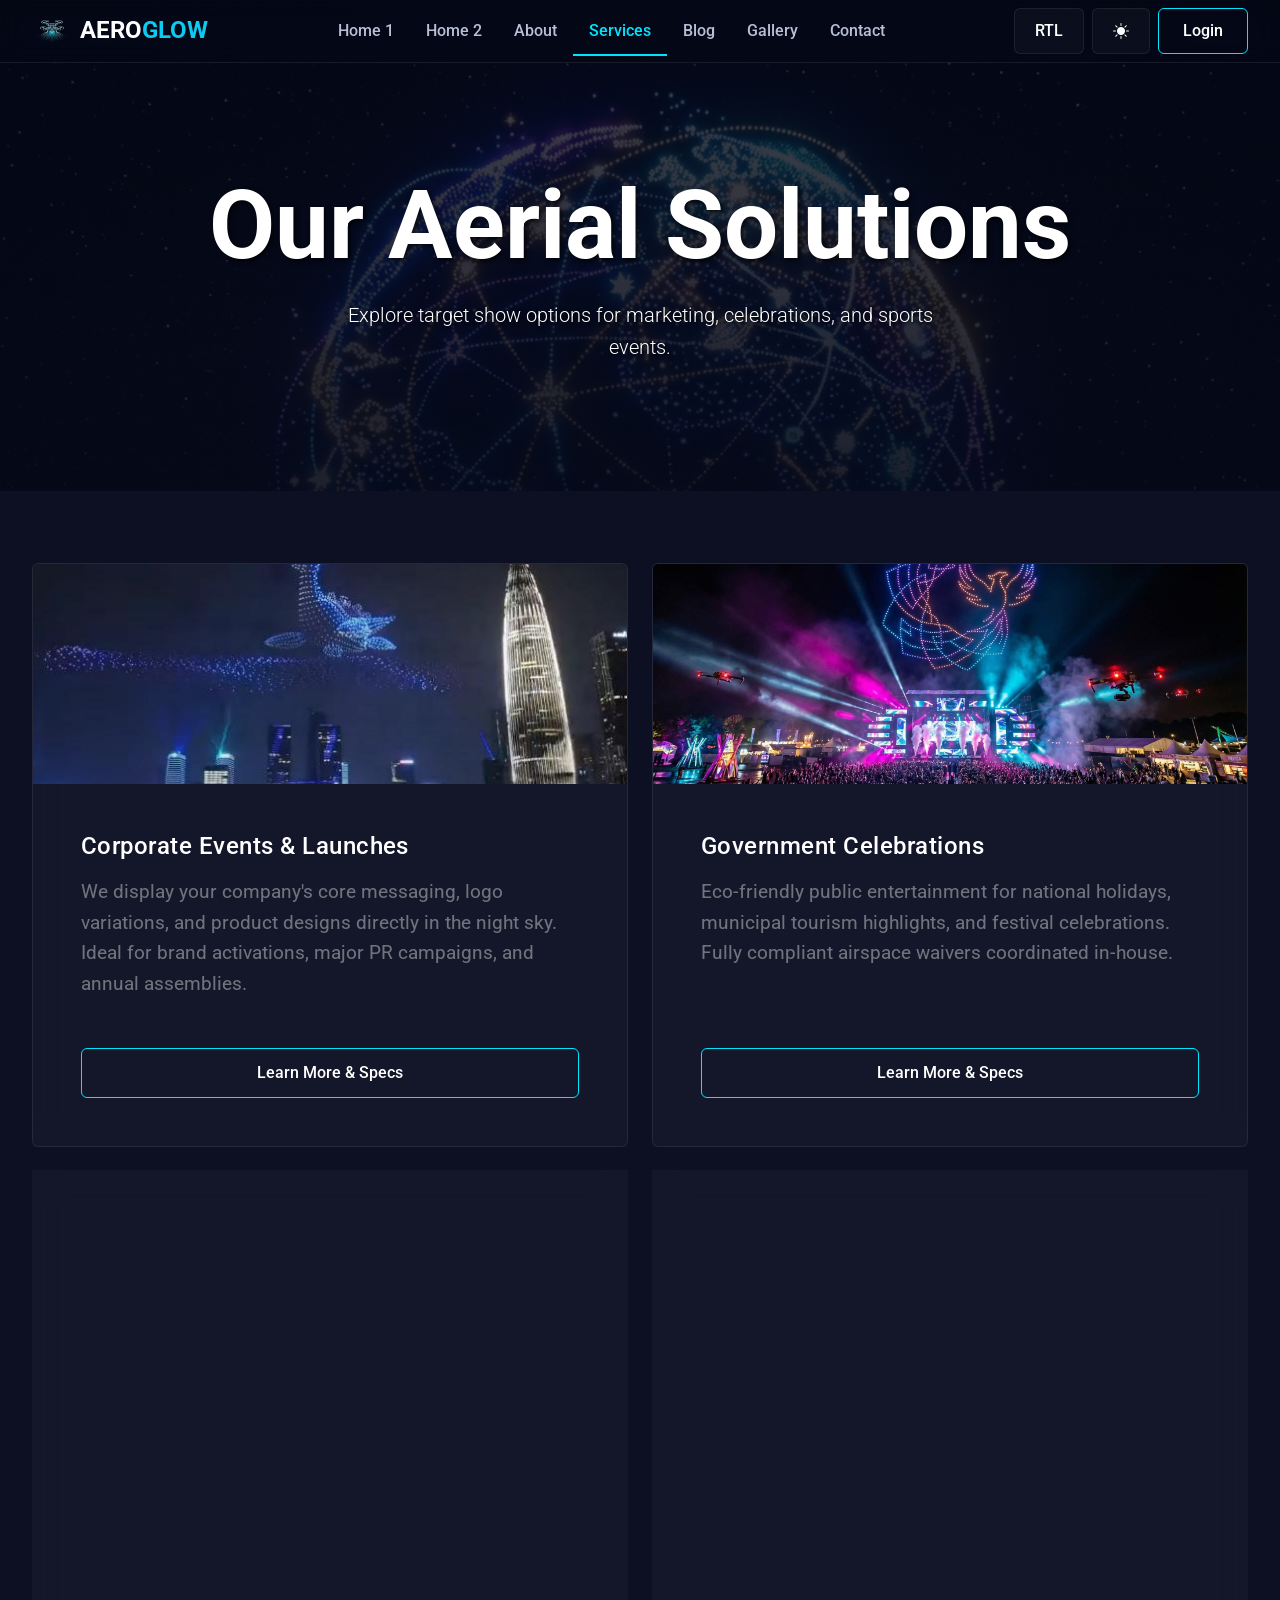
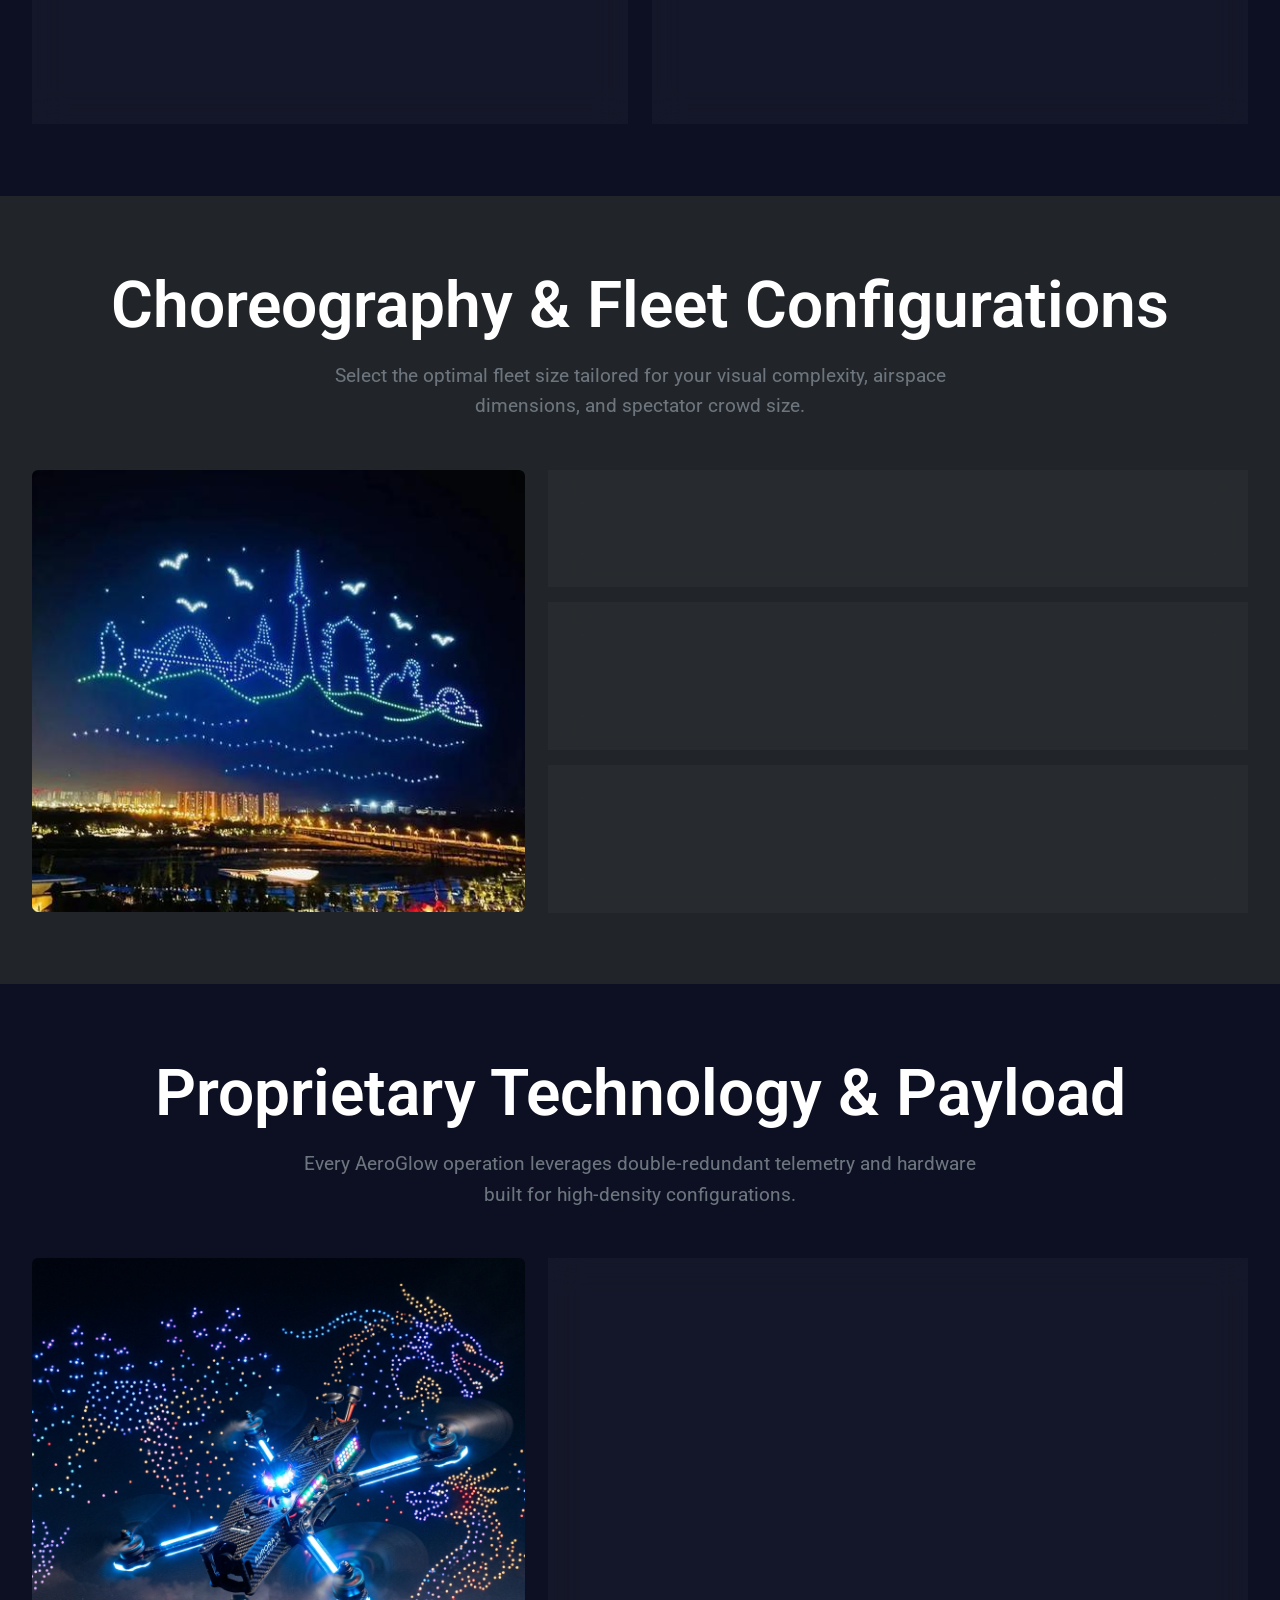
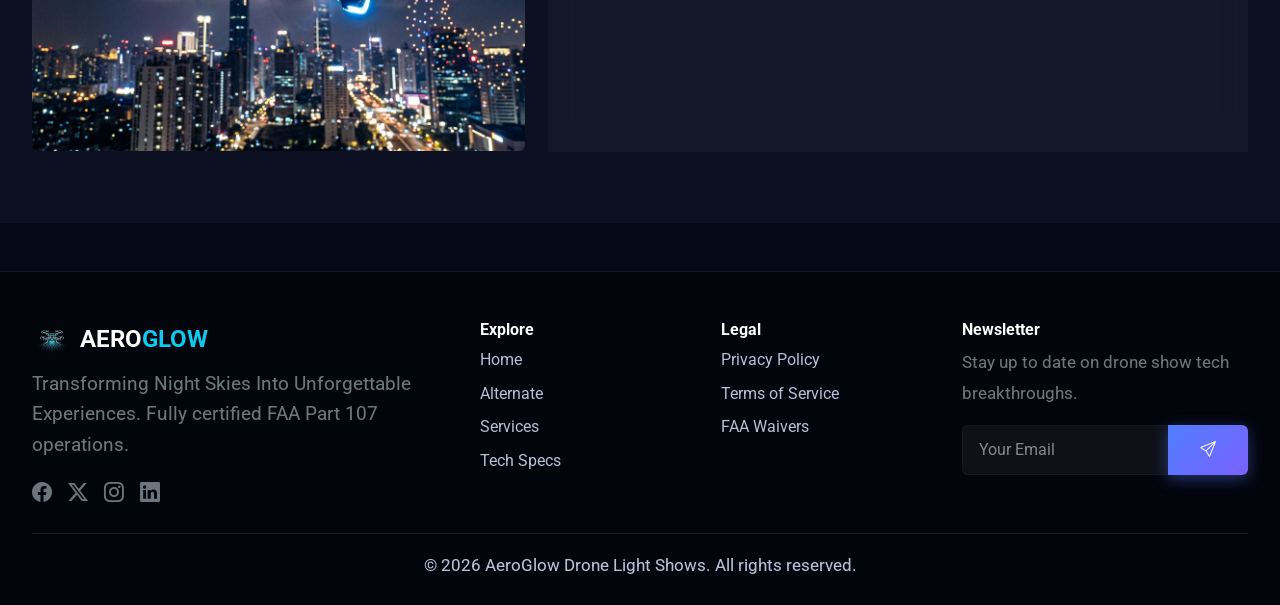
<file: services.html>
<!DOCTYPE html>
<html lang="en" dir="ltr">

<head>
  <meta charset="UTF-8">
  <meta name="viewport" content="width=device-width, initial-scale=1.0">
  <title>Services | AeroGlow Drone Light Shows</title>
  <meta name="description"
    content="Explore custom drone choreography services for branding, municipal campaigns, and stadium events.">
  <link rel="icon" type="image/png" href="assets/images/drone_logo.png">

  <!-- Bootstrap 5 CSS -->
  <link href="https://cdn.jsdelivr.net/npm/bootstrap@5.3.0/dist/css/bootstrap.min.css" rel="stylesheet">
  <!-- Bootstrap Icons -->
  <link href="https://cdn.jsdelivr.net/npm/bootstrap-icons@1.11.3/font/bootstrap-icons.min.css" rel="stylesheet">

  <!-- Custom Style Sheets -->
  <link rel="stylesheet" href="assets/css/style.css">
  <link rel="stylesheet" href="assets/css/dark-mode.css">
  <link rel="stylesheet" href="assets/css/rtl.css">
</head>

<body class="dark-theme">

  <!-- Header / Navigation Menu -->
  <header>
    <nav class="navbar navbar-expand-xl navbar-custom fixed-top">
      <div class="container">
        <a class="navbar-brand d-flex align-items-center" href="index.html" id="navLogo">
          <span class="fs-4 fw-bold text-white"><img src="assets/images/drone_logo.png" alt="AeroGlow Logo"
              class="me-2">AERO<span class="text-info">GLOW</span></span>
        </a>

        <button class="navbar-toggler border-0 text-white" type="button" data-bs-toggle="offcanvas"
          data-bs-target="#offcanvasNavbar" aria-controls="offcanvasNavbar" aria-label="Toggle navigation">
          <i class="bi bi-list fs-1"></i>
        </button>

        <div class="offcanvas offcanvas-end bg-dark" tabindex="-1" id="offcanvasNavbar"
          aria-labelledby="offcanvasNavbarLabel">
          <div class="offcanvas-header border-bottom border-secondary">
            <h5 class="offcanvas-title text-white" id="offcanvasNavbarLabel"></h5>
            <button type="button" class="btn-close btn-close-white" data-bs-dismiss="offcanvas"
              aria-label="Close"></button>
          </div>
          <div class="offcanvas-body">
            <ul class="navbar-nav mx-auto mb-2 mb-lg-0 align-items-xl-center">
              <li class="nav-item"><a class="nav-link nav-link-custom px-3" href="index.html">Home 1</a></li>
              <li class="nav-item"><a class="nav-link nav-link-custom px-3" href="home-2.html">Home 2</a></li>
              <li class="nav-item"><a class="nav-link nav-link-custom px-3" href="about.html">About</a></li>
              <li class="nav-item"><a class="nav-link nav-link-custom active px-3" href="services.html">Services</a>
              </li>
              <li class="nav-item"><a class="nav-link nav-link-custom px-3" href="blog.html">Blog</a></li>
              <li class="nav-item"><a class="nav-link nav-link-custom px-3" href="gallery.html">Gallery</a></li>
              <li class="nav-item"><a class="nav-link nav-link-custom px-3" href="contact.html">Contact</a></li>
            </ul>

            <div class="d-flex align-items-center gap-2 flex-wrap">
              <button class="nav-toggle-btn rtl-toggle" id="rtlBtn" aria-label="Toggle RTL">RTL</button>
              <button class="nav-toggle-btn theme-toggle" id="themeBtn" aria-label="Toggle Theme"></button>
              <a href="login.html" class="btn btn-secondary-custom py-2 px-3" id="loginNav">Login</a>

            </div>
          </div>
        </div>
      </div>
    </nav>
  </header>


  <!-- Main Content -->
  <main>

    <!-- Inner Hero -->
    <section class="py-5 text-center position-relative aurora-bg inner-hero hero-services">
      <div class="container py-5">
        <h1 class="mb-3 text-white">Our Aerial Solutions</h1>
        <p class="lead text-secondary max-width-600 mx-auto">Explore target show options for marketing, celebrations,
          and sports events.</p>
      </div>
    </section>

    <!-- Services Grid List -->
    <section class="py-5 bg-dark-secondary">
      <div class="container py-4 text-start">
        <div class="row g-4">
          <!-- Card 1 -->
          <div class="col-md-6">
            <div class="glass-card h-100 d-flex flex-column justify-content-between overflow-hidden"
              style="padding: 0 !important;">
              <div>
                <img src="assets/images/gallery_1.jpg" class="img-fluid w-100" alt="Corporate Events & Launches"
                  style="height: 220px; object-fit: cover;">
                <div class="p-4 p-md-5">
                  <h3 class="h4 text-white">Corporate Events & Launches</h3>
                  <p class="text-secondary mt-3 mb-0">We display your company's core messaging, logo variations, and
                    product designs directly in the night sky. Ideal for brand activations, major PR campaigns, and
                    annual assemblies.</p>
                </div>
              </div>
              <div class="px-4 px-md-5 pb-4 pb-md-5 text-center">
                <a href="service-details.html" class="btn btn-secondary-custom btn-sm w-100 w-md-auto">Learn More &
                  Specs</a>
              </div>
            </div>
          </div>

          <!-- Card 2 -->
          <div class="col-md-6">
            <div class="glass-card h-100 d-flex flex-column justify-content-between overflow-hidden"
              style="padding: 0 !important;">
              <div>
                <img src="assets/images/gallery_2.jpg" class="img-fluid w-100" alt="Government Celebrations"
                  style="height: 220px; object-fit: cover;">
                <div class="p-4 p-md-5">
                  <h3 class="h4 text-white">Government Celebrations</h3>
                  <p class="text-secondary mt-3 mb-0">Eco-friendly public entertainment for national holidays, municipal
                    tourism highlights, and festival celebrations. Fully compliant airspace waivers coordinated
                    in-house.</p>
                </div>
              </div>
              <div class="px-4 px-md-5 pb-4 pb-md-5 text-center">
                <a href="service-details.html" class="btn btn-secondary-custom btn-sm w-100 w-md-auto">Learn More &
                  Specs</a>
              </div>
            </div>
          </div>

          <!-- Card 3 -->
          <div class="col-md-6">
            <div class="glass-card h-100 d-flex flex-column justify-content-between overflow-hidden"
              style="padding: 0 !important;">
              <div>
                <img src="assets/images/gallery_3.jpg" class="img-fluid w-100" alt="Sports & Stadium Openings"
                  style="height: 220px; object-fit: cover;">
                <div class="p-4 p-md-5">
                  <h3 class="h4 text-white">Sports & Stadium Openings</h3>
                  <p class="text-secondary mt-3 mb-0">Synchronized stadium drone performances configured with music,
                    lighting boards, and pyro arrays to construct grand stadium openings.</p>
                </div>
              </div>
              <div class="px-4 px-md-5 pb-4 pb-md-5 text-center">
                <a href="service-details.html" class="btn btn-secondary-custom btn-sm w-100 w-md-auto">Learn More &
                  Specs</a>
              </div>
            </div>
          </div>

          <!-- Card 4 -->
          <div class="col-md-6">
            <div class="glass-card h-100 d-flex flex-column justify-content-between overflow-hidden"
              style="padding: 0 !important;">
              <div>
                <img src="assets/images/gallery_4.jpg" class="img-fluid w-100" alt="Custom Storytelling"
                  style="height: 220px; object-fit: cover;">
                <div class="p-4 p-md-5">
                  <h3 class="h4 text-white">Custom Storytelling</h3>
                  <p class="text-secondary mt-3 mb-0">Work with our creative storyboard artists and 3D modeling
                    engineers to design custom characters, aerial shapes, and transitions tailored for your event theme.
                  </p>
                </div>
              </div>
              <div class="px-4 px-md-5 pb-4 pb-md-5 text-center">
                <a href="service-details.html" class="btn btn-secondary-custom btn-sm w-100 w-md-auto">Learn More &
                  Specs</a>
              </div>
            </div>
          </div>
        </div>
      </div>
    </section>

    <!-- Fleet Configuration Matrix Section -->
    <section class="py-5 bg-dark aurora-bg">
      <div class="container py-4 text-start">
        <div class="text-center mb-5">
          <h2 class="mb-3 text-white">Choreography & Fleet Configurations</h2>
          <p class="text-secondary max-width-700 mx-auto">Select the optimal fleet size tailored for your visual
            complexity, airspace dimensions, and spectator crowd size.</p>
        </div>
        <div class="row g-4 align-items-stretch">
          <!-- Left: Fleet Showcase Image -->
          <div class="col-lg-5 d-flex">
            <img src="assets/images/gallery_5.jpg" class="img-fluid rounded w-100" alt="Fleet Choreography"
              style="height: 100%; object-fit: cover;">
          </div>
          <!-- Right: Horizontal configurations -->
          <div class="col-lg-7 d-flex flex-column justify-content-between">
            <div class="d-flex flex-column gap-3 h-100 justify-content-between">
              <!-- Config 1 -->
              <div class="glass-card p-3 flex-grow-1 d-flex flex-column justify-content-center">
                <div class="d-flex justify-content-between align-items-center flex-wrap gap-2">
                  <h4 class="text-white h5 mb-0 d-flex align-items-center flex-nowrap gap-2"><span>100 Drone
                      Matrix</span> <span class="badge bg-dark text-info border border-info">Lite</span></h4>
                  <span class="text-secondary"><small>15m x 15m footprint</small></span>
                </div>
                <p class="text-secondary mb-0 mt-2"><small>Ideal for 2D typography, logos, and flat vector silhouettes
                    on beaches & golf courses.</small></p>
              </div>
              <!-- Config 2 -->
              <div class="glass-card p-3 flex-grow-1 d-flex flex-column justify-content-center"
                style="border-color: var(--accent-primary);">
                <div class="d-flex justify-content-between align-items-center flex-wrap gap-2">
                  <h4 class="text-white h5 mb-0 d-flex align-items-center flex-nowrap gap-2"><span>300 Drone
                      Matrix</span> <span class="badge bg-dark text-info border border-info">Standard</span></h4>
                  <span class="text-secondary"><small>25m x 25m footprint</small></span>
                </div>
                <p class="text-secondary mb-0 mt-2"><small>Perfect for full 3D organic formations, spatial transitions,
                    and dynamic rotations at festivals.</small></p>
              </div>
              <!-- Config 3 -->
              <div class="glass-card p-3 flex-grow-1 d-flex flex-column justify-content-center">
                <div class="d-flex justify-content-between align-items-center flex-wrap gap-2">
                  <h4 class="text-white h5 mb-0 d-flex align-items-center flex-nowrap gap-2"><span>5H+ Drone
                      Matrix</span> <span class="badge bg-dark text-info border border-info">Enterprise</span></h4>
                  <span class="text-secondary"><small>40m x 40m+ footprint</small></span>
                </div>
                <p class="text-secondary mb-0 mt-2"><small>Photorealistic canvases and fluid morphing animations
                    designed for stadiums & national campaigns.</small></p>
              </div>
            </div>
          </div>
        </div>
      </div>
    </section>

    <!-- Payload & Technical Specs Section -->
    <section class="py-5 bg-dark-secondary aurora-bg">
      <div class="container py-4 text-start">
        <div class="text-center mb-5">
          <h2 class="mb-3 text-white">Proprietary Technology & Payload</h2>
          <p class="text-secondary max-width-700 mx-auto">Every AeroGlow operation leverages double-redundant telemetry
            and hardware built for high-density configurations.</p>
        </div>
        <div class="row g-4 align-items-stretch">
          <!-- Left: Showcase Image -->
          <div class="col-lg-5 d-flex">
            <img src="assets/images/hero_service_details.png" class="img-fluid rounded w-100"
              alt="Proprietary Technology" style="height: 100%; object-fit: cover;">
          </div>
          <!-- Right: Concise Specs Table -->
          <div class="col-lg-7 d-flex">
            <div class="glass-card w-100 d-flex flex-column justify-content-center p-4 p-lg-5">
              <h3 class="h4 text-white mb-4">Payload Specifications</h3>
              <div class="d-flex flex-column">
                <div class="d-flex flex-column flex-sm-row justify-content-between align-items-sm-center border-bottom border-secondary border-opacity-50 py-2 mt-n3">
                  <span class="text-white fw-bold mb-1 mb-sm-0">Positional GPS</span>
                  <span class="text-secondary text-sm-end">Centimeter-precise RTK GPS + GLONASS</span>
                </div>
                <div class="d-flex flex-column flex-sm-row justify-content-between align-items-sm-center border-bottom border-secondary border-opacity-50 py-2">
                  <span class="text-white fw-bold mb-1 mb-sm-0">Luminance Output</span>
                  <span class="text-secondary text-sm-end">1200 Lumens (8W RGBW LED chips)</span>
                </div>
                <div class="d-flex flex-column flex-sm-row justify-content-between align-items-sm-center border-bottom border-secondary border-opacity-50 py-2">
                  <span class="text-white fw-bold mb-1 mb-sm-0">Chassis & Weight</span>
                  <span class="text-secondary text-sm-end">780g with fail-safe geofencing overrides</span>
                </div>
                <div class="d-flex flex-column flex-sm-row justify-content-between align-items-sm-center border-bottom border-secondary border-opacity-50 py-2">
                  <span class="text-white fw-bold mb-1 mb-sm-0">Telemetry System</span>
                  <span class="text-secondary text-sm-end">Dual-band 2.4GHz / 5.8GHz channels</span>
                </div>
                <div class="d-flex flex-column flex-sm-row justify-content-between align-items-sm-center border-bottom border-secondary border-opacity-50 py-2">
                  <span class="text-white fw-bold mb-1 mb-sm-0">Max Flight Time</span>
                  <span class="text-secondary text-sm-end">25 minutes continuous hovering</span>
                </div>
                <div class="d-flex flex-column flex-sm-row justify-content-between align-items-sm-center border-bottom border-secondary border-opacity-50 py-2">
                  <span class="text-white fw-bold mb-1 mb-sm-0">Wind Resistance</span>
                  <span class="text-secondary text-sm-end">Up to 12 m/s (26 mph) gusts</span>
                </div>
                <div class="d-flex flex-column flex-sm-row justify-content-between align-items-sm-center py-2 pb-0">
                  <span class="text-white fw-bold mb-1 mb-sm-0">Weather Rating</span>
                  <span class="text-secondary text-sm-end">IP54 Water & Dust Resistant</span>
                </div>
              </div>
            </div>
          </div>
        </div>
      </div>
    </section>
    <footer class="pt-5 pb-4 mt-5">
    <div class="container text-start">
      <div class="row g-4 justify-content-between">
        <div class="col-md-4">
          <span class="fs-4 fw-bold text-white"><img src="assets/images/drone_logo.png" alt="AeroGlow Logo"
              class="me-2 footer-logo-img">AERO<span class="text-info">GLOW</span></span>
          <p class="text-secondary mt-2">Transforming Night Skies Into Unforgettable Experiences. Fully certified FAA
            Part 107 operations.</p>
          <div class="d-flex gap-3 fs-5 mt-2 footer-socials">
            <a href="#" class="text-secondary social-icon"><i class="bi bi-facebook"></i></a>
            <a href="#" class="text-secondary social-icon"><i class="bi bi-twitter-x"></i></a>
            <a href="#" class="text-secondary social-icon"><i class="bi bi-instagram"></i></a>
            <a href="#" class="text-secondary social-icon"><i class="bi bi-linkedin"></i></a>
          </div>
        </div>
        <div class="col-6 col-md-2">
          <h4 class="h6 text-white fw-bold">Explore</h4>
          <ul class="list-unstyled text-secondary mt-2 d-flex flex-column gap-2">
            <li><a href="index.html" class="text-decoration-none">Home</a></li>
            <li><a href="home-2.html" class="text-decoration-none">Alternate</a></li>
            <li><a href="index.html#services" class="text-decoration-none">Services</a></li>
            <li><a href="index.html#capabilities" class="text-decoration-none">Tech Specs</a></li>
          </ul>
        </div>
        <div class="col-6 col-md-2">
          <h4 class="h6 text-white fw-bold">Legal</h4>
          <ul class="list-unstyled text-secondary mt-2 d-flex flex-column gap-2">
            <li><a href="#" class="text-decoration-none">Privacy Policy</a></li>
            <li><a href="#" class="text-decoration-none">Terms of Service</a></li>
            <li><a href="#" class="text-decoration-none">FAA Waivers</a></li>
          </ul>
        </div>
        <div class="col-md-3">
          <h4 class="h6 text-white fw-bold">Newsletter</h4>
          <p class="text-secondary mt-2"><small>Stay up to date on drone show tech breakthroughs.</small></p>
          <div class="input-group mt-2">
            <input type="email" class="form-control form-control-custom" placeholder="Your Email"
              aria-label="Your Email">
            <button class="btn btn-primary-custom" type="button"><i class="bi bi-send"></i></button>
          </div>
        </div>
      </div>

      <hr class="border-secondary mt-4 mb-3">

      <div class="text-center text-secondary">
        <p class="mb-0"><small>&copy; 2026 AeroGlow Drone Light Shows. All rights reserved.</small></p>
      </div>
    </div>
  </footer>

    <!-- Back to Top Button -->
    <button id="backToTopBtn" class="back-to-top" title="Go to top">
      <i class="bi bi-arrow-up"></i>
    </button>

    <!-- Bootstrap 5 Bundle JS -->
    <script src="https://cdn.jsdelivr.net/npm/bootstrap@5.3.0/dist/js/bootstrap.bundle.min.js"></script>
    <!-- Custom JS Application Logic -->
    <script src="assets/js/main.js"></script>
</body>

</html>
</file>
<file: assets/css/style.css>
@import url('https://fonts.googleapis.com/css2?family=Roboto:wght@400;500;700&display=swap');

:root {
  --bg-primary: #050816;
  --bg-secondary: #0d1023;
  --accent-primary: #4f7eff;
  --accent-secondary: #00e5ff;
  --accent-tertiary: #7b61ff;
  --text-primary: #ffffff;
  --text-secondary: #b8c0d6;
  --glass-bg: rgba(255, 255, 255, 0.03);
  --glass-border: rgba(255, 255, 255, 0.08);
  --font-global: 'Roboto', sans-serif;
  --transition-smooth: all 0.3s cubic-bezier(0.25, 0.8, 0.25, 1);
  --border-radius-custom: 6px;
}

/* Global Reset & Base Styles */
html {
  scroll-behavior: smooth;
}

* {
  box-sizing: border-box;
  margin: 0;
  padding: 0;
  font-family: var(--font-global) !important;
}

body {
  font-family: var(--font-global);
  background-color: var(--bg-primary);
  color: var(--text-primary);
  overflow-x: hidden;
  font-size: 1rem;
  font-weight: 400;
  line-height: 1.6;
  transition: var(--transition-smooth);
}

/* Natural Scrolling Experience (Scroll Snap Disabled) */
.snap-container {
  position: relative;
  width: 100%;
}

.snap-section {
  position: relative;
  padding: 50px 0;
  /* Reduced section padding */
  box-sizing: border-box;
}

.snap-section>.container {
  padding-top: 1rem !important;
  padding-bottom: 1rem !important;
}

/* Typography (Strict Size Constraints from Rules.md) */
h1,
.h1 {
  font-size: clamp(2.2rem, 8vw, 6rem);
  font-weight: 700;
  letter-spacing: normal;
  line-height: 1.2;
  color: var(--text-primary);
}

h2,
.h2 {
  font-size: clamp(1.8rem, 6vw, 4.0rem);
  font-weight: 600;
  letter-spacing: normal;
  color: var(--text-primary);
}

h3,
.h3 {
  font-size: clamp(1.3rem, 4vw, 2.5rem);
  font-weight: 520;
  letter-spacing: 0.02em;
}

p,
.body-text {
  font-size: clamp(0.9rem, 2vw, 1.2rem);
  font-weight: 420;
  color: var(--text-secondary);
}

/* Navigation Menu */
.navbar-custom {
  background: rgba(5, 8, 22, 0.85);
  backdrop-filter: blur(12px);
  border-bottom: 1px solid var(--glass-border);
  transition: var(--transition-smooth);
  z-index: 1050;
}

.navbar-custom .navbar-toggler {
  color: var(--text-primary) !important;
}

@media (max-width: 1199.98px) {
  .navbar-custom {
    background: var(--bg-primary) !important;
    min-height: 70px;
    display: flex;
    align-items: center;
  }

  .navbar-custom .offcanvas,
  .offcanvas {
    background-color: var(--bg-secondary) !important;
    border-left: 1px solid var(--glass-border) !important;
    height: 100vh !important;
  }

  .offcanvas-body .navbar-nav {
    margin-bottom: 2.5rem !important;
  }

  .offcanvas-body .navbar-nav .nav-item {
    margin-bottom: 1rem;
  }

  .offcanvas-body .navbar-nav .nav-item:last-child {
    margin-bottom: 0;
  }
}

.navbar-brand img,
.footer-logo-img {
  max-height: 40px;
  border-radius: 4px;
  transition: var(--transition-smooth);
}

.navbar-brand:hover img,
.footer-logo-img:hover {
  transform: scale(1.08);
  box-shadow: 0 0 10px rgba(0, 229, 255, 0.4);
}

.navbar-brand {
  padding: 0 !important;
  margin: 0 !important;
}

.navbar-custom .nav-link-custom,
.offcanvas .nav-link-custom {
  color: var(--text-secondary) !important;
  font-weight: 500;
  transition: var(--transition-smooth);
  position: relative;
}

.navbar-custom .nav-link-custom:hover,
.navbar-custom .nav-link-custom.active,
.offcanvas .nav-link-custom:hover,
.offcanvas .nav-link-custom.active {
  color: var(--accent-secondary) !important;
}

.navbar-custom .nav-link-custom::after,
.offcanvas .nav-link-custom::after {
  content: '';
  position: absolute;
  bottom: -4px;
  left: 0;
  width: 0;
  height: 2px;
  background-color: var(--accent-secondary);
  transition: var(--transition-smooth);
}

.navbar-custom .nav-link-custom:hover::after,
.navbar-custom .nav-link-custom.active::after,
.offcanvas .nav-link-custom:hover::after,
.offcanvas .nav-link-custom.active::after {
  width: 100%;
}

/* Buttons (Strict weight & styling) */
.btn-primary-custom {
  font-size: 1rem;
  font-weight: 510;
  padding: 0.75rem 2rem;
  border-radius: var(--border-radius-custom);
  background: linear-gradient(135deg, var(--accent-primary) 0%, var(--accent-tertiary) 100%);
  color: #fff;
  border: none;
  transition: var(--transition-smooth);
  box-shadow: 0 4px 15px rgba(79, 126, 255, 0.4);
}

.btn-primary-custom:hover {
  transform: translateY(-2px);
  box-shadow: 0 6px 20px rgba(79, 126, 255, 0.6);
  color: #fff;
}

.btn-secondary-custom {
  font-size: 1rem;
  font-weight: 510;
  padding: 0.75rem 2rem;
  border-radius: var(--border-radius-custom);
  background: transparent;
  color: #fff;
  border: 1px solid var(--accent-secondary);
  transition: var(--transition-smooth);
}

.btn-secondary-custom:hover {
  background: rgba(0, 229, 255, 0.1);
  transform: translateY(-2px);
  color: #fff;
}


/* Slide Indicator pagination (Disabled) */
.slide-indicator {
  display: none !important;
}

/* Glassmorphism Cards */
.glass-card {
  background: var(--glass-bg);
  border: 1px solid var(--glass-border);
  backdrop-filter: blur(16px);
  border-radius: var(--border-radius-custom);
  padding: 2.5rem;
  transition: var(--transition-smooth);
}

.glass-card:hover {
  transform: translateY(-5px);
  border-color: rgba(0, 229, 255, 0.3);
  box-shadow: 0 10px 30px rgba(0, 0, 0, 0.5);
}

/* Cinematic Video Hero (Version E) */
.video-background-container {
  position: absolute;
  top: 0;
  left: 0;
  width: 100%;
  height: 100%;
  overflow: hidden;
  z-index: -1;
  background-color: #050816;
}

.video-bg {
  width: 100%;
  height: 100%;
  object-fit: cover;
  object-position: center;
  opacity: 0.8;
}

.video-overlay {
  position: absolute;
  top: 0;
  left: 0;
  width: 100%;
  height: 100%;
  background: linear-gradient(180deg, rgba(5, 8, 22, 0.8) 0%, rgba(5, 8, 22, 0.96) 100%);
}

/* Trust Bar / Clients */
.trust-bar {
  background: var(--bg-secondary);
  border-top: 1px solid var(--glass-border);
  border-bottom: 1px solid var(--glass-border);
}

.client-logo {
  filter: grayscale(1) brightness(0.8);
  opacity: 0.6;
  transition: var(--transition-smooth);
  max-height: 40px;
  object-fit: contain;
}

.client-logo:hover {
  filter: grayscale(0) brightness(1);
  opacity: 1;
}

/* Floating Statistics Card */
@media (min-width: 992px) {
  .stats-floating-card {
    position: absolute;
    bottom: 10%;
    right: 5%;
    max-width: 400px;
  }
}

@media (max-width: 991.98px) {
  .stats-floating-card {
    position: relative;
    right: auto;
    bottom: auto;
    margin-top: 2.5rem;
    max-width: 100%;
  }
}

/* Gallery Grid Layout (2 rows, 3 columns on tablet/desktop) */
.gallery-masonry {
  display: grid;
  grid-template-columns: repeat(1, 1fr);
  grid-auto-rows: 240px;
  gap: 1.5rem;
}

@media (min-width: 768px) {
  .gallery-masonry {
    grid-template-columns: repeat(3, 1fr);
  }
}

.gallery-item {
  position: relative;
  overflow: hidden;
  border-radius: var(--border-radius-custom);
  border: 1px solid var(--glass-border);
  transition: opacity 0.3s ease, transform 0.3s ease, var(--transition-smooth);
}

.gallery-item.hidden {
  display: none !important;
}

.gallery-item img {
  width: 100%;
  height: 100%;
  object-fit: cover;
  transition: var(--transition-smooth);
}

.gallery-item:hover img {
  transform: scale(1.08);
}

.gallery-item-overlay {
  position: absolute;
  bottom: 0;
  left: 0;
  width: 100%;
  padding: 1.5rem;
  background: linear-gradient(0deg, rgba(5, 8, 22, 0.95) 0%, rgba(5, 8, 22, 0.4) 100%);
  opacity: 0;
  transition: var(--transition-smooth);
}

.gallery-item-overlay small {
  color: var(--accent-secondary) !important;
  font-weight: 600 !important;
  font-size: 0.85rem;
  letter-spacing: 0.05em;
}

.gallery-item:hover .gallery-item-overlay {
  opacity: 1;
}

/* Timeline Layout (How It Works) */
.timeline-container {
  position: relative;
  padding-left: 2rem;
  border-left: 2px solid var(--glass-border);
}

.timeline-item {
  position: relative;
  padding-bottom: 3rem;
}

.timeline-item::before {
  content: '';
  position: absolute;
  left: -2.5rem;
  top: 0;
  width: 16px;
  height: 16px;
  border-radius: 50%;
  background: var(--accent-secondary);
  border: 4px solid var(--bg-primary);
  box-shadow: 0 0 10px var(--accent-secondary);
}

/* Animated Aurora Backgrounds */
.aurora-bg {
  position: relative;
}

.aurora-bg::before {
  content: '';
  position: absolute;
  top: 10%;
  left: 20%;
  width: 40vw;
  height: 40vw;
  background: radial-gradient(circle, rgba(123, 97, 255, 0.15) 0%, transparent 70%);
  z-index: -1;
  pointer-events: none;
}

.aurora-bg::after {
  content: '';
  position: absolute;
  bottom: 10%;
  right: 15%;
  width: 35vw;
  height: 35vw;
  background: radial-gradient(circle, rgba(0, 229, 255, 0.12) 0%, transparent 70%);
  z-index: -1;
  pointer-events: none;
}

/* Custom Accordion for Dark Theme FAQs */
.accordion-custom .accordion-item {
  background: var(--glass-bg);
  border: 1px solid var(--glass-border);
  margin-bottom: 1rem;
  border-radius: var(--border-radius-custom);
  overflow: hidden;
}

.accordion-custom .accordion-button {
  background: transparent !important;
  color: var(--text-primary) !important;
  -webkit-text-fill-color: var(--text-primary) !important;
  font-weight: 520;
  box-shadow: none !important;
  padding: 1.25rem 1.5rem;
}

.accordion-custom .accordion-button:not(.collapsed) {
  color: var(--accent-secondary) !important;
  -webkit-text-fill-color: var(--accent-secondary) !important;
  background: rgba(255, 255, 255, 0.01) !important;
}

.accordion-custom .accordion-button::after {
  filter: invert(1) !important;
}

.accordion-custom .accordion-body {
  color: var(--text-secondary);
  padding: 1.25rem 1.5rem;
}

/* Back to Top Button */
.back-to-top {
  position: fixed;
  bottom: 1.5rem;
  right: 2rem;
  z-index: 1000;
  opacity: 0;
  visibility: hidden;
  background: var(--glass-bg);
  border: 5px solid rgba(255, 255, 255, 0.2);
  color: var(--accent-secondary);
  width: 46px;
  height: 46px;
  border-radius: 50%;
  backdrop-filter: blur(8px);
  cursor: pointer;
  transition: opacity 0.3s ease, visibility 0.3s ease, transform 0.3s ease, background-color 0.3s ease, border-color 0.3s ease, box-shadow 0.3s ease;
  box-shadow: 0 4px 15px rgba(0, 0, 0, 0.3);
  display: flex;
  align-items: center;
  justify-content: center;
}

.back-to-top.show {
  opacity: 1;
  visibility: visible;
}

.back-to-top:hover {
  transform: scale(1.1) translateY(-3px);
  background: rgba(0, 229, 255, 0.15);
  border-color: var(--accent-secondary);
  color: #fff;
  box-shadow: 0 0 20px rgba(0, 229, 255, 0.5);
}

/* Footer elements formatting */
footer {
  border-top: 1px solid var(--glass-border);
  background: #03050d;
}

footer a {
  color: var(--text-secondary);
  transition: var(--transition-smooth);
}

footer a:hover {
  color: var(--accent-secondary);
  text-decoration: none;
}

/* Form validation styles styling */
.form-control-custom {
  background-color: rgba(255, 255, 255, 0.05);
  border: 1px solid var(--glass-border);
  color: #fff !important;
  border-radius: var(--border-radius-custom);
  padding: 0.75rem 1rem;
  transition: var(--transition-smooth);
}

.form-control-custom::placeholder {
  color: rgba(255, 255, 255, 0.5) !important;
  opacity: 1;
}

.form-select.form-control-custom {
  background-image: url("data:image/svg+xml,%3csvg xmlns='http://www.w3.org/2000/svg' viewBox='0 0 16 16'%3e%3cpath fill='none' stroke='%23ffffff' stroke-linecap='round' stroke-linejoin='round' stroke-width='2' d='m2 5 6 6 6-6'/%3e%3c/svg%3e");
  background-repeat: no-repeat;
  background-position: right 1rem center;
  background-size: 16px 12px;
}

.form-select.form-control-custom option {
  background-color: #050816;
  color: #fff;
}

.form-control-custom:focus {
  background-color: rgba(255, 255, 255, 0.08);
  border-color: var(--accent-secondary);
  box-shadow: 0 0 10px rgba(0, 229, 255, 0.2);
}

/* Custom Navigation Toggle Buttons (Same height as CTAs) */
.nav-toggle-btn {
  font-size: 1rem;
  font-weight: 510;
  padding: 0.75rem 1.25rem;
  border-radius: var(--border-radius-custom);
  border: 1px solid var(--glass-border);
  background: var(--glass-bg);
  color: var(--text-primary) !important;
  display: inline-flex;
  align-items: center;
  justify-content: center;
  transition: var(--transition-smooth);
  cursor: pointer;
  line-height: 1.5;
}

.nav-toggle-btn:hover {
  border-color: var(--accent-secondary);
  background: rgba(0, 229, 255, 0.1);
}

/* Container width override to maximize page space (maximum 1.5 - 2rem padding) */
.container,
.container-fluid {
  max-width: 100% !important;
  padding-left: 2rem !important;
  padding-right: 2rem !important;
}

@media (max-width: 576px) {

  .container,
  .container-fluid {
    padding-left: 1.5rem !important;
    padding-right: 1.5rem !important;
  }
}

/* Header button uniform height and contrast alignment */
.navbar-custom .nav-toggle-btn,
.navbar-custom #loginNav,
.offcanvas .nav-toggle-btn,
.offcanvas #loginNav {
  height: 46px !important;
  display: inline-flex !important;
  align-items: center !important;
  justify-content: center !important;
  box-sizing: border-box !important;
  line-height: 1 !important;
}

.navbar-custom #loginNav,
.offcanvas #loginNav {
  padding: 0 1.5rem !important;
  color: var(--text-primary) !important;
  border: 1px solid var(--accent-secondary) !important;
  text-decoration: none;
}

body:not(.dark-theme) .navbar-custom #loginNav,
body:not(.dark-theme) .offcanvas #loginNav {
  color: #0d1023 !important;
  border-color: var(--accent-primary) !important;
}

body:not(.dark-theme) .navbar-custom #loginNav:hover,
body:not(.dark-theme) .offcanvas #loginNav:hover {
  background: rgba(79, 126, 255, 0.1) !important;
}

/* Viewport optimizations for Home Hero Sections */
.video-hero,
.home-2-hero {
  min-height: 100vh !important;
  display: flex !important;
  flex-direction: column !important;
  justify-content: center !important;
  align-items: center !important;
  padding-top: 80px !important;
  /* navbar offset */
  padding-bottom: 2.5rem !important;
  box-sizing: border-box !important;
}

.video-hero h1,
.home-2-hero h1 {
  margin-bottom: 1.5rem !important;
}

.video-hero p,
.home-2-hero p {
  margin-bottom: 2rem !important;
  max-width: 720px;
  margin-left: auto;
  margin-right: auto;
}

@media (max-height: 700px) {

  .video-hero,
  .home-2-hero {
    padding-top: 70px !important;
    padding-bottom: 1.5rem !important;
  }

  .video-hero h1,
  .home-2-hero h1 {
    margin-bottom: 1rem !important;
  }

  .video-hero p,
  .home-2-hero p {
    margin-bottom: 1.5rem !important;
  }
}

/* Hero Background Images with High Contrast Overlays */
.home-2-hero {
  background: linear-gradient(180deg, rgba(5, 8, 22, 0.75) 0%, rgba(5, 8, 22, 0.9) 100%), url('../images/hero_home2.png') no-repeat center center !important;
  background-size: cover !important;
}

.bg-dark-secondary {
  background-color: var(--bg-secondary) !important;
}

.inner-hero {
  background-size: cover !important;
  background-repeat: no-repeat !important;
  background-position: center center !important;
  min-height: 400px !important;
  display: flex !important;
  flex-direction: column !important;
  justify-content: center !important;
  align-items: center !important;
  padding-top: 120px !important;
  padding-bottom: 4rem !important;
  position: relative;
  text-align: center;
}

.hero-about {
  background: linear-gradient(180deg, rgba(5, 8, 22, 0.75) 0%, rgba(5, 8, 22, 0.9) 100%), url('../images/hero_about.png') !important;
  background-size: cover !important;
}

.hero-services {
  background: linear-gradient(180deg, rgba(5, 8, 22, 0.75) 0%, rgba(5, 8, 22, 0.9) 100%), url('../images/hero_services.png') !important;
  background-size: cover !important;
}

.hero-service-details {
  background: linear-gradient(180deg, rgba(5, 8, 22, 0.75) 0%, rgba(5, 8, 22, 0.9) 100%), url('../images/hero_service_details.png') !important;
  background-size: cover !important;
}

.hero-pricing {
  background: linear-gradient(180deg, rgba(5, 8, 22, 0.75) 0%, rgba(5, 8, 22, 0.9) 100%), url('../images/hero_pricing.png') !important;
  background-size: cover !important;
}

.hero-gallery {
  background: linear-gradient(180deg, rgba(5, 8, 22, 0.75) 0%, rgba(5, 8, 22, 0.9) 100%), url('../images/hero_gallery.png') !important;
  background-size: cover !important;
}

.hero-booking {
  background: linear-gradient(180deg, rgba(5, 8, 22, 0.75) 0%, rgba(5, 8, 22, 0.9) 100%), url('../images/hero_booking.png') !important;
  background-size: cover !important;
}

.hero-contact {
  background: linear-gradient(180deg, rgba(5, 8, 22, 0.75) 0%, rgba(5, 8, 22, 0.9) 100%), url('../images/hero_contact.png') !important;
  background-size: cover !important;
}

.hero-blog {
  background: linear-gradient(180deg, rgba(5, 8, 22, 0.75) 0%, rgba(5, 8, 22, 0.9) 100%), url('../images/hero_blog.png') !important;
  background-size: cover !important;
}

/* Ensure hero text is always high-contrast and white across themes */
.video-hero h1,
.home-2-hero h1,
.inner-hero h1 {
  color: #ffffff !important;
  text-shadow: 2px 2px 5px rgba(0, 0, 0, 0.8) !important;
  background: none !important;
  -webkit-text-fill-color: initial !important;
  -webkit-text-stroke: initial !important;
}

.video-hero p,
.home-2-hero p,
.inner-hero p {
  color: #ffffff !important;
  text-shadow: 1px 1px 3px rgba(0, 0, 0, 0.8) !important;
}

/* Showreel Section High Contrast Text Overrides (always dark bg due to video) */
#showreel h2 {
  background: linear-gradient(135deg, #ffffff 40%, var(--accent-secondary) 100%) !important;
  -webkit-background-clip: text !important;
  background-clip: text !important;
  -webkit-text-fill-color: transparent !important;
  text-shadow:
    0 0 20px rgba(0, 229, 255, 0.35),
    0 2px 10px rgba(0, 0, 0, 0.9) !important;
}

#showreel p {
  color: #b8c0d6 !important;
  text-shadow: 0 2px 10px rgba(0, 0, 0, 0.8), 0 1px 3px rgba(0, 0, 0, 0.95) !important;
}

/* Viewport Fitting Optimizations (Ensuring sections fit in 100vh on Desktop) */
@media (min-width: 1024px) {
  .snap-section>.container {
    padding-top: 1rem !important;
    padding-bottom: 1rem !important;
  }

  .glass-card {
    padding: 1.5rem !important;
  }

  /* Services Section spacing */
  #services .mb-5 {
    margin-bottom: 1.5rem !important;
  }

  /* Capabilities spacing */
  #capabilities .mb-5 {
    margin-bottom: 1.5rem !important;
  }

  /* Gallery grid rows height */
  .gallery-masonry {
    grid-template-columns: repeat(3, 1fr) !important;
    grid-auto-rows: 240px !important;
    gap: 1rem !important;
  }

  /* Timeline spacing */
  .timeline-item {
    padding-bottom: 1.5rem !important;
  }

  /* FAQ spacing */
  .accordion-custom .accordion-button {
    padding: 0.85rem 1.25rem !important;
  }

  .accordion-custom .accordion-body {
    padding: 0.85rem 1.25rem !important;
  }

  .accordion-custom .accordion-item {
    margin-bottom: 0.5rem !important;
  }

  /* Contact / Footer Section optimizations */
  #contact .mb-5 {
    margin-bottom: 1.25rem !important;
  }

  #contact .glass-card {
    padding: 1.5rem !important;
  }

  #contact form .mt-4 {
    margin-top: 0.75rem !important;
  }

  #contact textarea {
    height: 70px !important;
  }

  #contact footer {
    padding-top: 1rem !important;
    padding-bottom: 1rem !important;
    margin-top: 1rem !important;
  }

  #contact footer hr {
    margin-top: 1rem !important;
    margin-bottom: 0.75rem !important;
  }
}

/* Width Limiting Utility Classes */
.max-width-600 {
  max-width: 600px !important;
}

.max-width-700 {
  max-width: 700px !important;
}

.max-width-800 {
  max-width: 800px !important;
}

/* Case Study Card Images sizing */
#case-studies .glass-card img {
  height: 220px;
  object-fit: cover;
  width: 100%;
}

/* Blog Card Images sizing */
.blog-card-img {
  height: 220px;
  object-fit: cover;
  width: 100%;
  border-radius: var(--border-radius-custom) var(--border-radius-custom) 0 0;
}

/* Airspace Feasibility Widget Styles */
.feasibility-widget {
  background: var(--glass-bg);
  border: 1px solid var(--glass-border);
  backdrop-filter: blur(16px);
  border-radius: var(--border-radius-custom);
  padding: 2.5rem;
}

.status-badge-glow {
  padding: 0.5rem 1.25rem;
  border-radius: 50px;
  font-weight: 700;
  letter-spacing: 0.05em;
  text-transform: uppercase;
  display: inline-flex;
  align-items: center;
  gap: 0.5rem;
  box-shadow: 0 0 15px currentColor;
}

.status-safe {
  background: rgba(0, 229, 255, 0.15);
  color: var(--accent-secondary);
}

.status-caution {
  background: rgba(255, 193, 7, 0.15);
  color: #ffc107;
}

.status-unsafe {
  background: rgba(220, 53, 69, 0.15);
  color: #dc3545;
}

.metric-card {
  background: rgba(255, 255, 255, 0.02);
  border: 1px solid var(--glass-border);
  border-radius: var(--border-radius-custom);
  padding: 1.25rem;
  text-align: center;
}

/* Dark Map Styling */
.dark-map-container {
  border: 1px solid var(--glass-border);
  box-shadow: 0 10px 30px rgba(0, 0, 0, 0.5);
}

.dark-map-container iframe {
  filter: grayscale(1) invert(0.9) contrast(1.2) opacity(0.75) hue-rotate(190deg);
  transition: var(--transition-smooth);
}

.dark-map-container:hover iframe {
  opacity: 0.95;
  filter: grayscale(0.5) invert(0.85) contrast(1.2) opacity(0.9) hue-rotate(190deg);
}

/* Contact Locations Hover Cards */
.location-card {
  height: 280px;
}
/* Footer Social Icons */
.footer-socials .social-icon {
  display: inline-block;
  transition: all 0.3s ease;
}
.footer-socials .social-icon:hover {
  color: var(--accent-secondary) !important;
  transform: translateY(-3px) scale(1.1);
  text-shadow: 0 0 10px rgba(0, 229, 255, 0.5);
}

/* Blog Read More CTA */
.blog-read-more {
  color: var(--accent-secondary);
  text-decoration: none;
  font-weight: 500;
  display: inline-flex;
  align-items: center;
  gap: 0.25rem;
  transition: var(--transition-smooth);
}

.blog-read-more i {
  transition: var(--transition-smooth);
}

.blog-read-more:hover {
  color: var(--accent-primary);
  text-shadow: 0 0 10px rgba(79, 126, 255, 0.4);
}

.blog-read-more:hover i {
  transform: translateX(6px);
}
</file>
<file: assets/css/dark-mode.css>
/* Dark Theme Variables & Custom Adjustments */
body.dark-theme {
  --bg-primary: #050816;
  --bg-secondary: #0d1023;
  --text-primary: #ffffff;
  --text-secondary: #b8c0d6;
  --glass-bg: rgba(255, 255, 255, 0.03);
  --glass-border: rgba(255, 255, 255, 0.08);
}

/* Light Theme overrides (when dark-theme class is absent) */
body:not(.dark-theme) {
  --bg-primary: #f8f9fa;
  --bg-secondary: #ffffff;
  --text-primary: #0d1023;
  --text-secondary: #495057;
  --glass-bg: rgba(13, 16, 35, 0.03);
  --glass-border: rgba(13, 16, 35, 0.08);
}

body:not(.dark-theme) .navbar-custom {
  background: rgba(255, 255, 255, 0.85);
  border-bottom: 1px solid rgba(0, 0, 0, 0.08);
}

body:not(.dark-theme) .navbar-brand .text-white,
body:not(.dark-theme) footer .text-white {
  color: #0d1023 !important;
}

body:not(.dark-theme) .navbar-brand img,
body:not(.dark-theme) .footer-logo-img {
  filter: invert(1) hue-rotate(180deg);
}

body:not(.dark-theme) .navbar-custom .nav-link-custom,
body:not(.dark-theme) .offcanvas .nav-link-custom {
  color: #495057 !important;
}

body:not(.dark-theme) .navbar-custom .nav-link-custom:hover,
body:not(.dark-theme) .navbar-custom .nav-link-custom.active,
body:not(.dark-theme) .offcanvas .nav-link-custom:hover,
body:not(.dark-theme) .offcanvas .nav-link-custom.active {
  color: var(--accent-primary) !important;
}

body:not(.dark-theme) h1,
body:not(.dark-theme) .h1 {
  background: linear-gradient(135deg, #0d1023 30%, var(--accent-primary) 100%);
  -webkit-background-clip: text;
  background-clip: text;
  -webkit-text-fill-color: transparent;
}

body:not(.dark-theme) h2,
body:not(.dark-theme) .h2 {
  background: linear-gradient(135deg, #0d1023 40%, var(--accent-tertiary) 100%);
  -webkit-background-clip: text;
  background-clip: text;
  -webkit-text-fill-color: transparent;
}



body:not(.dark-theme) .video-hero h1,
body:not(.dark-theme) .home-2-hero h1,
body:not(.dark-theme) .inner-hero h1 {
  background: linear-gradient(135deg, #ffffff 30%, var(--accent-secondary) 100%) !important;
  -webkit-background-clip: text !important;
  background-clip: text !important;
  -webkit-text-fill-color: transparent !important;
  -webkit-text-stroke: 1px rgba(255, 255, 255, 0.25) !important;
  text-shadow:
    0 0 20px rgba(0, 229, 255, 0.45),
    0 4px 15px rgba(0, 0, 0, 0.9),
    0 2px 4px rgba(0, 0, 0, 0.95) !important;
}

body:not(.dark-theme) .glass-card {
  box-shadow: 0 10px 30px rgba(0, 0, 0, 0.05);
}

body:not(.dark-theme) .trust-bar {
  background: #f1f3f5;
}

body:not(.dark-theme) .client-logo {
  filter: grayscale(1) brightness(0.2);
}

body:not(.dark-theme) .client-logo:hover {
  filter: grayscale(0) brightness(1);
}

body:not(.dark-theme) footer {
  background: #f1f3f5;
  color: #0d1023;
  border-top: 1px solid rgba(0, 0, 0, 0.08);
}

body:not(.dark-theme) footer p,
body:not(.dark-theme) footer a {
  color: #495057;
}

body:not(.dark-theme) footer a:hover {
  color: var(--accent-primary);
}

body:not(.dark-theme) .accordion-custom .accordion-button {
  color: #0d1023 !important;
  -webkit-text-fill-color: #0d1023 !important;
}

body:not(.dark-theme) .accordion-custom .accordion-button:not(.collapsed) {
  color: var(--accent-primary) !important;
  -webkit-text-fill-color: var(--accent-primary) !important;
  background: rgba(0, 0, 0, 0.02) !important;
}

body:not(.dark-theme) .accordion-custom .accordion-button::after {
  filter: none !important;
}

body:not(.dark-theme) .form-control-custom {
  background-color: #ffffff;
  border: 1px solid rgba(0, 0, 0, 0.15);
  color: #0d1023 !important;
}

body:not(.dark-theme) .form-control-custom::placeholder {
  color: #6c757d !important;
  opacity: 1;
}

body:not(.dark-theme) .form-select.form-control-custom {
  background-image: url("data:image/svg+xml,%3csvg xmlns='http://www.w3.org/2000/svg' viewBox='0 0 16 16'%3e%3cpath fill='none' stroke='%23343a40' stroke-linecap='round' stroke-linejoin='round' stroke-width='2' d='m2 5 6 6 6-6'/%3e%3c/svg%3e");
  background-repeat: no-repeat;
  background-position: right 1rem center;
  background-size: 16px 12px;
}

body:not(.dark-theme) .form-select.form-control-custom option {
  background-color: #ffffff;
  color: #0d1023;
}

body:not(.dark-theme) .btn-secondary-custom {
  color: var(--accent-primary) !important;
  border-color: var(--accent-primary) !important;
}

body:not(.dark-theme) .btn-secondary-custom:hover {
  background: rgba(79, 126, 255, 0.08) !important;
  color: var(--accent-primary) !important;
}

/* Light Theme Card and Timeline Heading Visibility Overrides */
body:not(.dark-theme) .glass-card h3,
body:not(.dark-theme) .glass-card .text-white,
body:not(.dark-theme) .timeline-item h3,
body:not(.dark-theme) .timeline-item .text-white {
  color: #0d1023 !important;
}

/* Keep headers white inside the permanently-dark showreel section during light theme */
body:not(.dark-theme) #showreel .glass-card h3,
body:not(.dark-theme) #showreel .glass-card .text-white,
body:not(.dark-theme) .table-dark .text-white,
body:not(.dark-theme) #previous-works .position-absolute .text-white,
body:not(.dark-theme) .badge.bg-dark {
  color: #ffffff !important;
}

/* Keep text and headings white/light inside permanently dark (.bg-dark) sections during light theme */
body:not(.dark-theme) .bg-dark h1,
body:not(.dark-theme) .bg-dark .h1,
body:not(.dark-theme) .bg-dark h2,
body:not(.dark-theme) .bg-dark .h2,
body:not(.dark-theme) .bg-dark h3,
body:not(.dark-theme) .bg-dark .h3,
body:not(.dark-theme) .bg-dark h4,
body:not(.dark-theme) .bg-dark .h4,
body:not(.dark-theme) .bg-dark p,
body:not(.dark-theme) .bg-dark .text-secondary,
body:not(.dark-theme) .bg-dark .form-label,
body:not(.dark-theme) .bg-dark .glass-card h4,
body:not(.dark-theme) .bg-dark .glass-card p {
  color: #ffffff !important;
  -webkit-text-fill-color: #ffffff !important;
}

body:not(.dark-theme) .bg-dark .text-secondary,
body:not(.dark-theme) .bg-dark p,
body:not(.dark-theme) .bg-dark .glass-card p {
  color: #b8c0d6 !important;
}

/* Make offcanvas close button visible in light theme */
body:not(.dark-theme) .offcanvas .btn-close {
  filter: none !important;
}
body:not(.dark-theme) .back-to-top {
  background: #ffffff;
  border: 1px solid rgba(0, 0, 0, 0.05);
  color: var(--accent-secondary);
  box-shadow: 0 4px 15px rgba(0, 0, 0, 0.1);
}

body:not(.dark-theme) .back-to-top:hover {
  background: var(--accent-secondary);
  color: #ffffff !important;
  border-color: var(--accent-secondary);
}

/* Light Theme overrides for Blog Read More CTA */
body:not(.dark-theme) .blog-read-more {
  color: var(--accent-primary);
}

body:not(.dark-theme) .blog-read-more:hover {
  color: #0d1023 !important;
  text-shadow: none;
}
</file>
<file: assets/css/rtl.css>
/* RTL Styles */
[dir="rtl"] body {
  text-align: right;
}

[dir="rtl"] .slide-indicator {
  right: 2rem;
  left: auto;
}

[dir="rtl"] .back-to-top {
  left: 2rem;
  right: auto;
}

[dir="rtl"] .stats-floating-card {
  left: 5% !important;
  right: auto !important;
}

[dir="rtl"] .timeline-container {
  padding-right: 2rem;
  padding-left: 0;
  border-right: 2px solid var(--glass-border);
  border-left: none;
}

[dir="rtl"] .timeline-item::before {
  right: -2.5rem;
  left: auto;
}

[dir="rtl"] .ms-auto {
  margin-right: auto !important;
  margin-left: 0 !important;
}

[dir="rtl"] .me-auto {
  margin-left: auto !important;
  margin-right: 0 !important;
}

[dir="rtl"] .text-md-end {
  text-align: left !important;
}

[dir="rtl"] .text-md-start {
  text-align: right !important;
}

[dir="rtl"] .text-start {
  text-align: right !important;
}

[dir="rtl"] .text-end {
  text-align: left !important;
}

[dir="rtl"] .me-2 {
  margin-left: 0.5rem !important;
  margin-right: 0 !important;
}

[dir="rtl"] .accordion-button::after {
  margin-left: 0 !important;
  margin-right: auto !important;
}

/* Fix input-group border-radius in RTL */
[dir="rtl"] .input-group > .form-control {
  border-top-right-radius: var(--border-radius-custom) !important;
  border-bottom-right-radius: var(--border-radius-custom) !important;
  border-top-left-radius: 0 !important;
  border-bottom-left-radius: 0 !important;
}

[dir="rtl"] .input-group > .btn {
  border-top-left-radius: var(--border-radius-custom) !important;
  border-bottom-left-radius: var(--border-radius-custom) !important;
  border-top-right-radius: 0 !important;
  border-bottom-right-radius: 0 !important;
  margin-right: -1px !important;
  margin-left: 0 !important;
}
</file>
